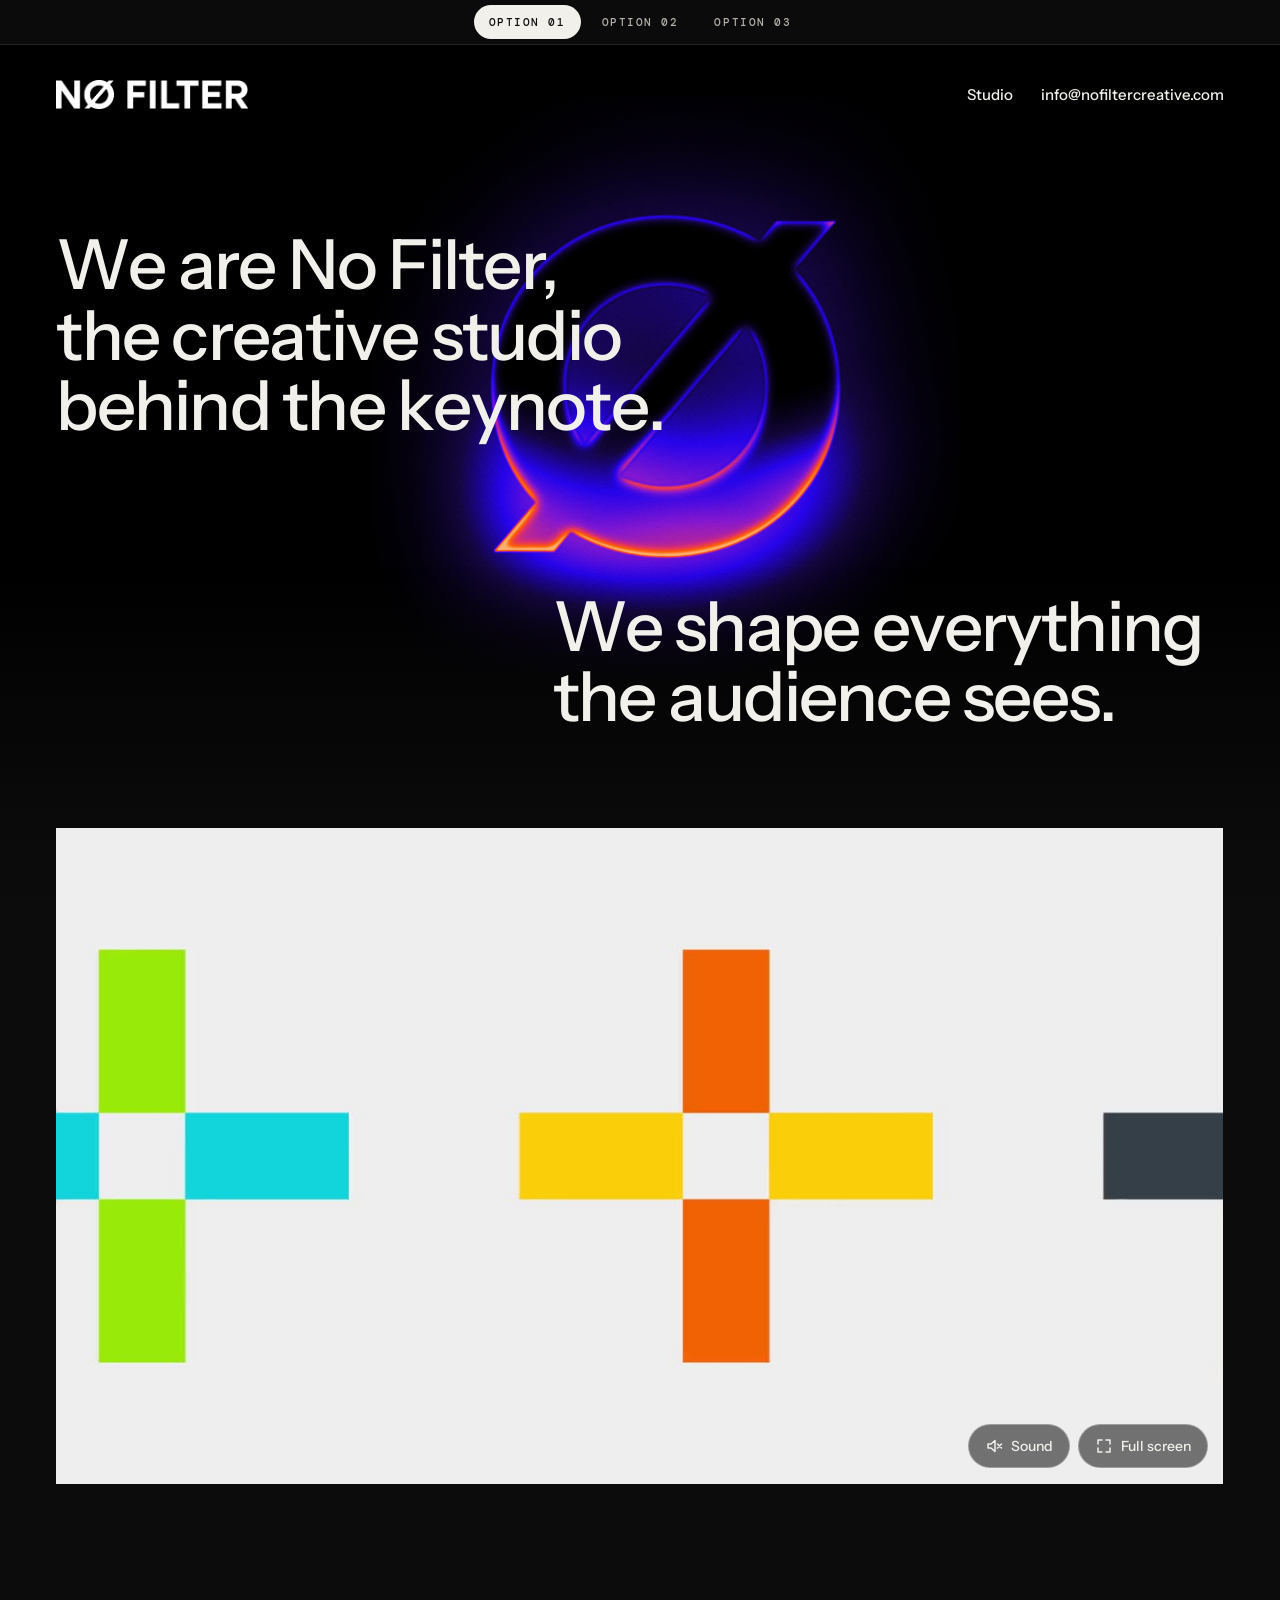
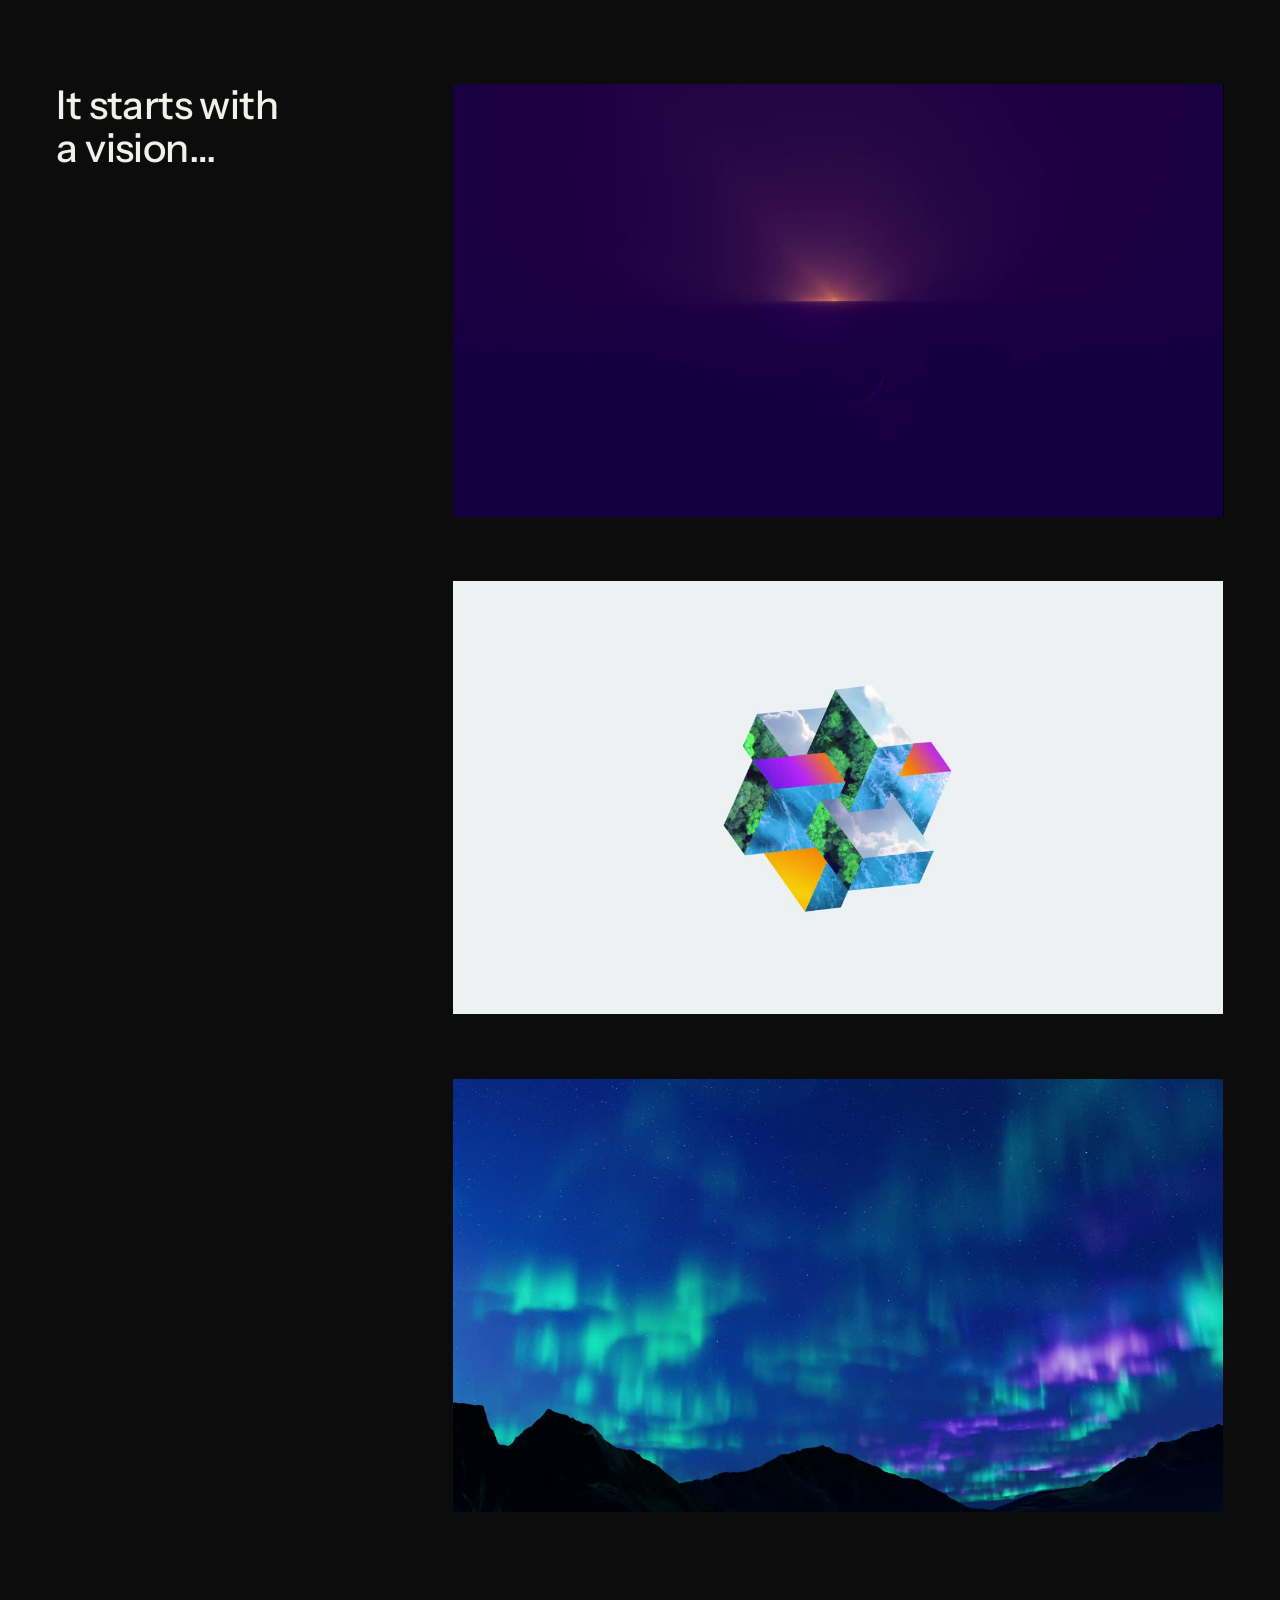
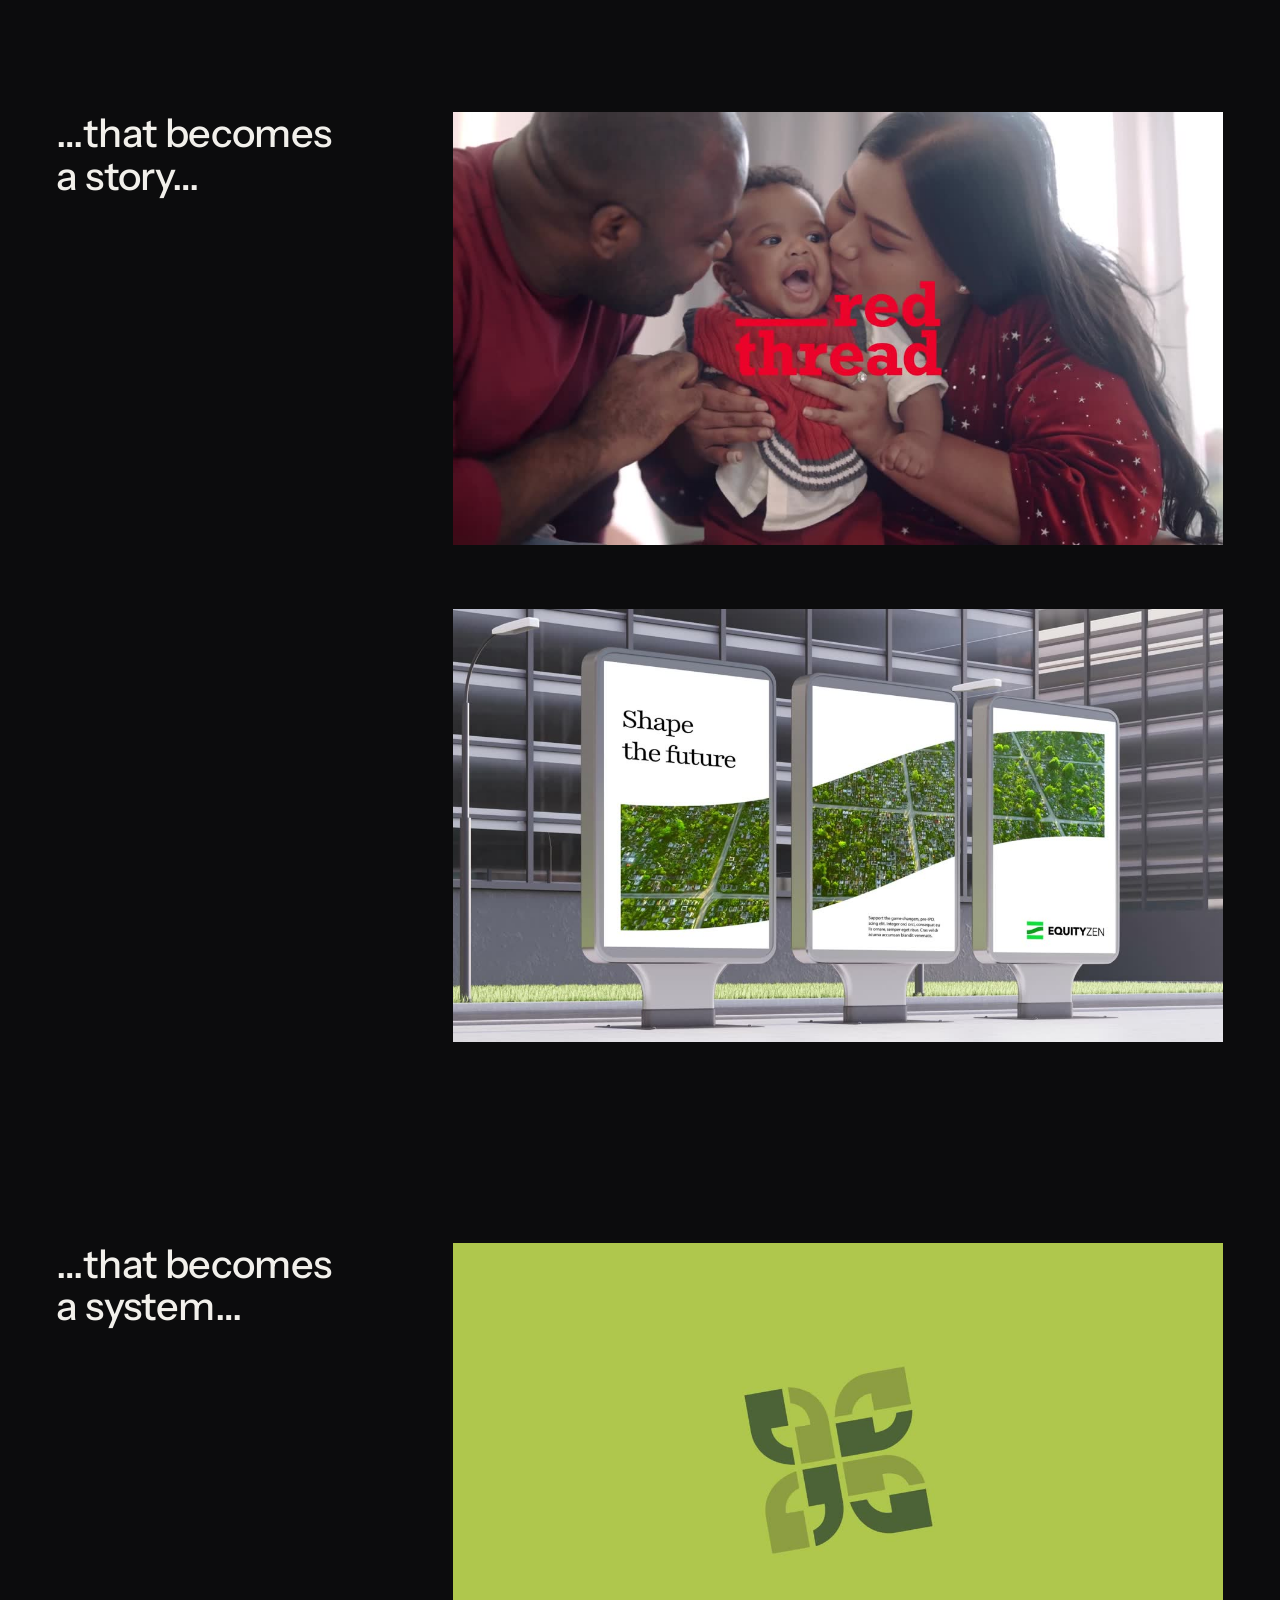
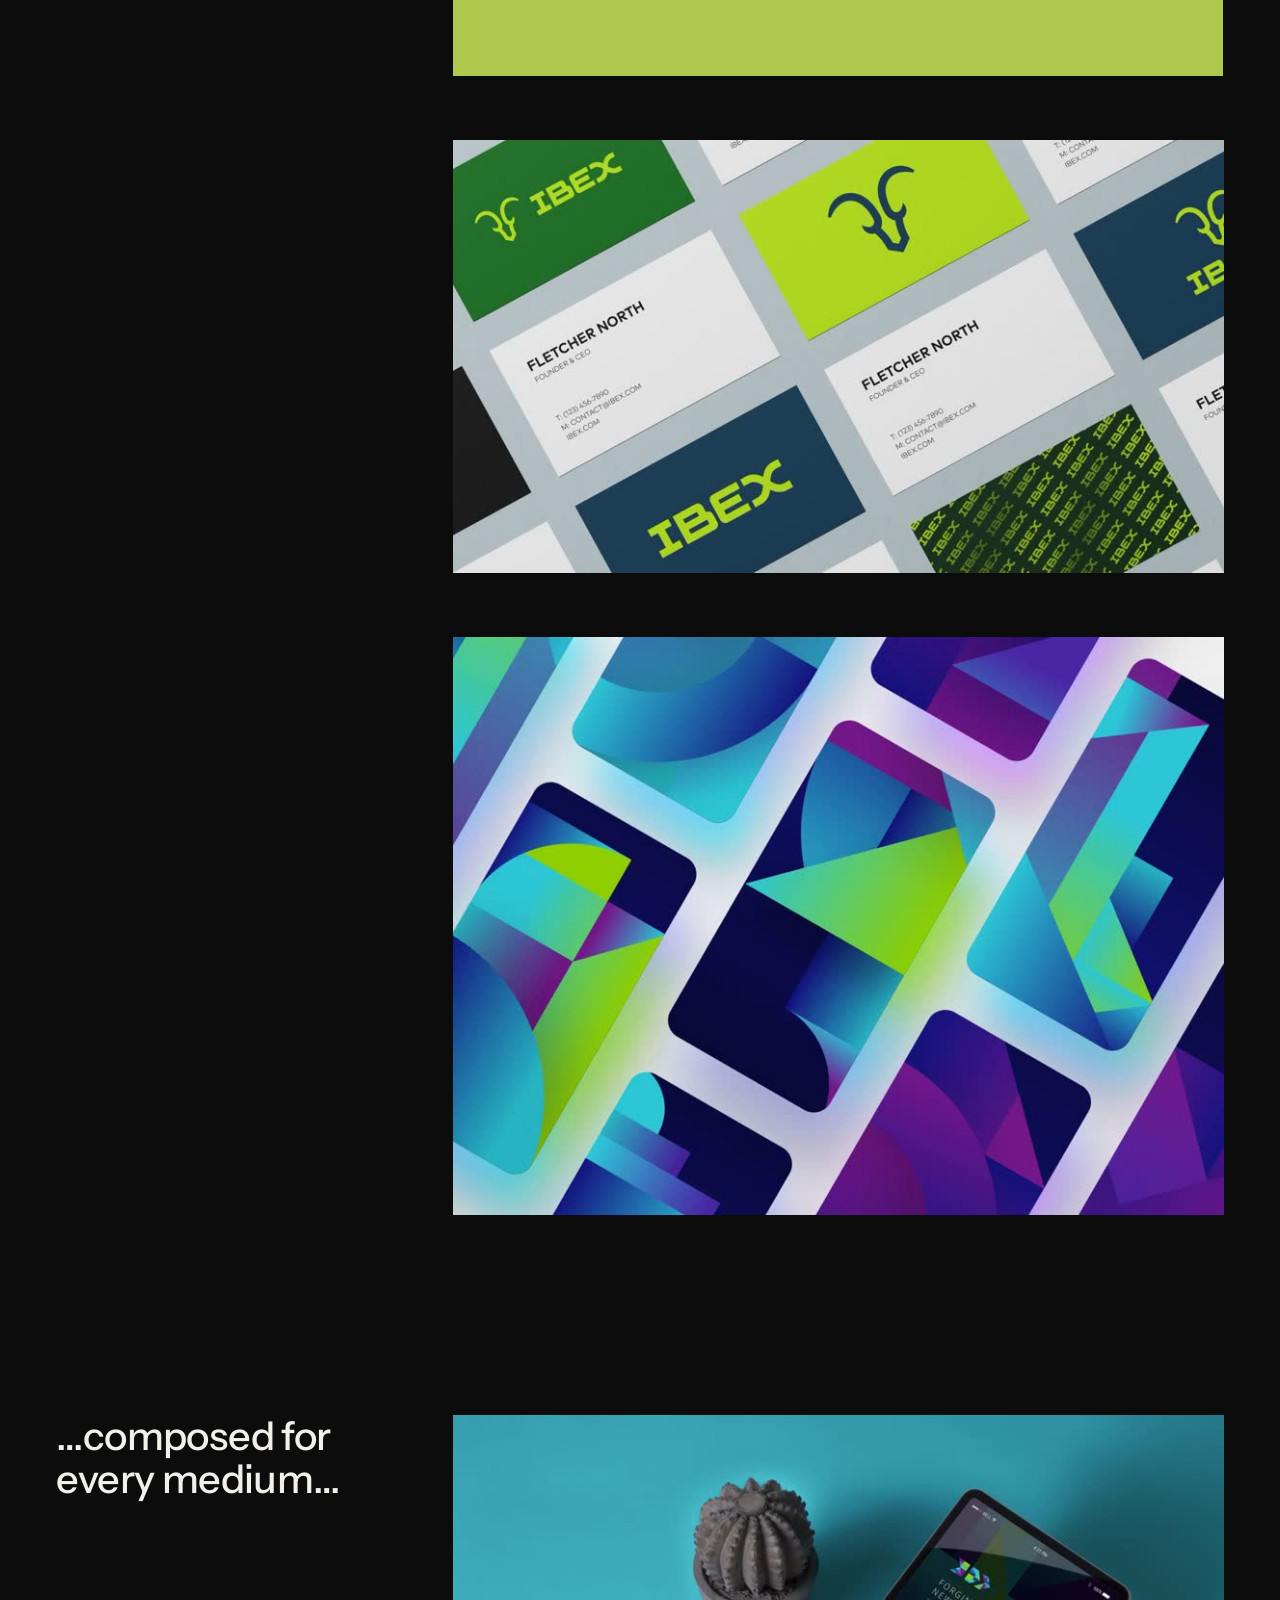
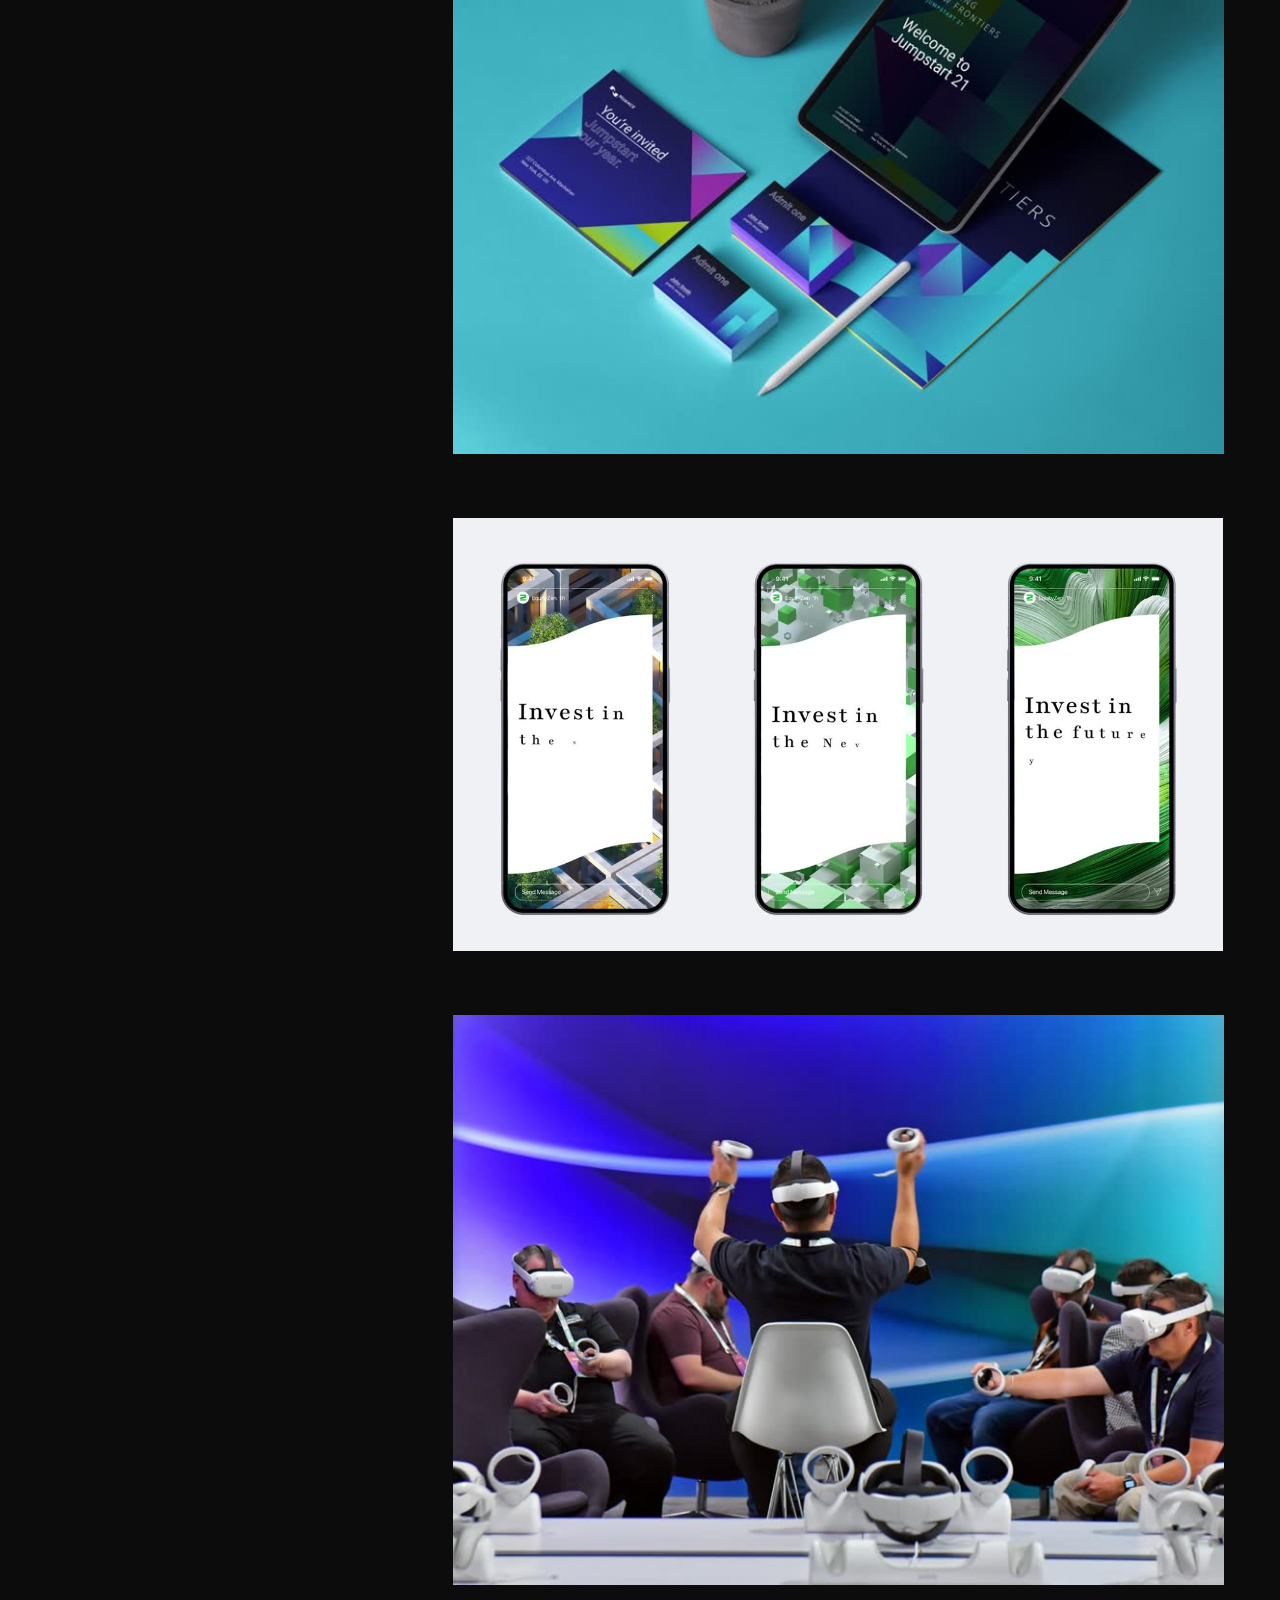
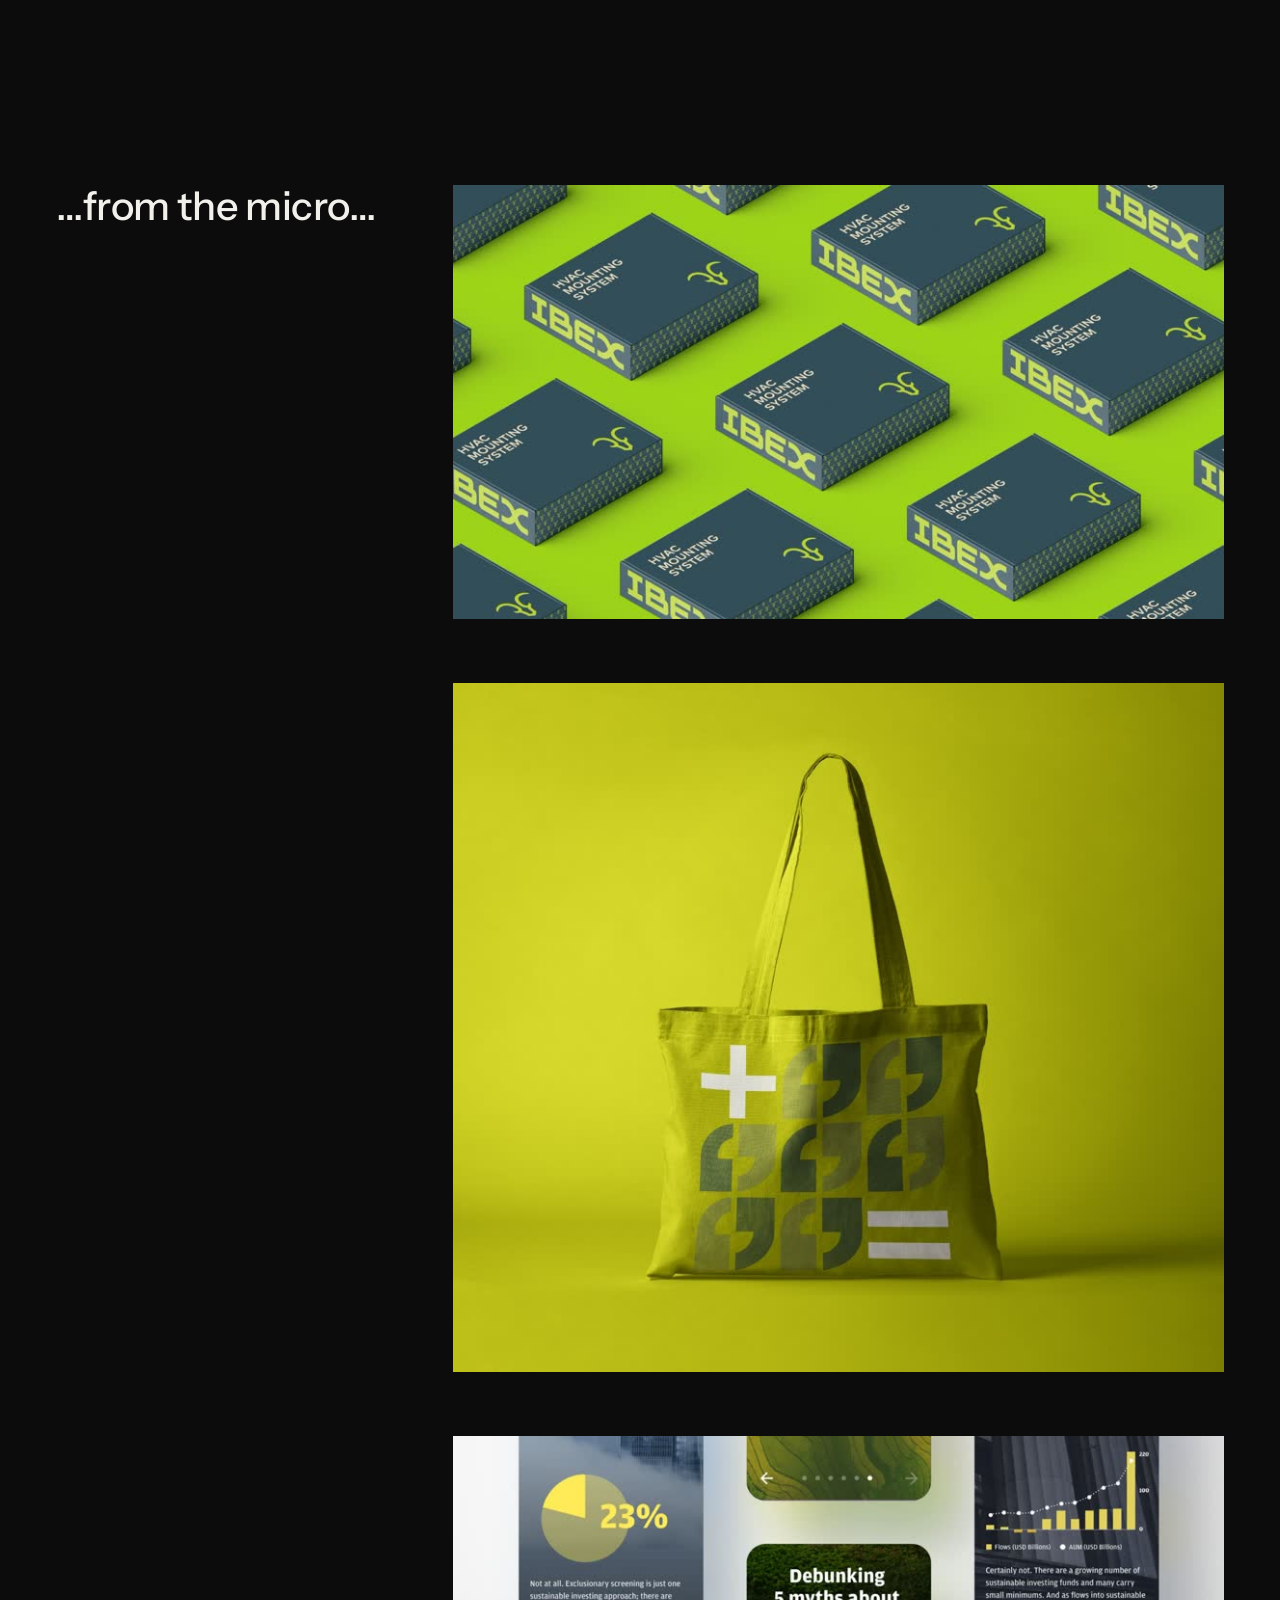
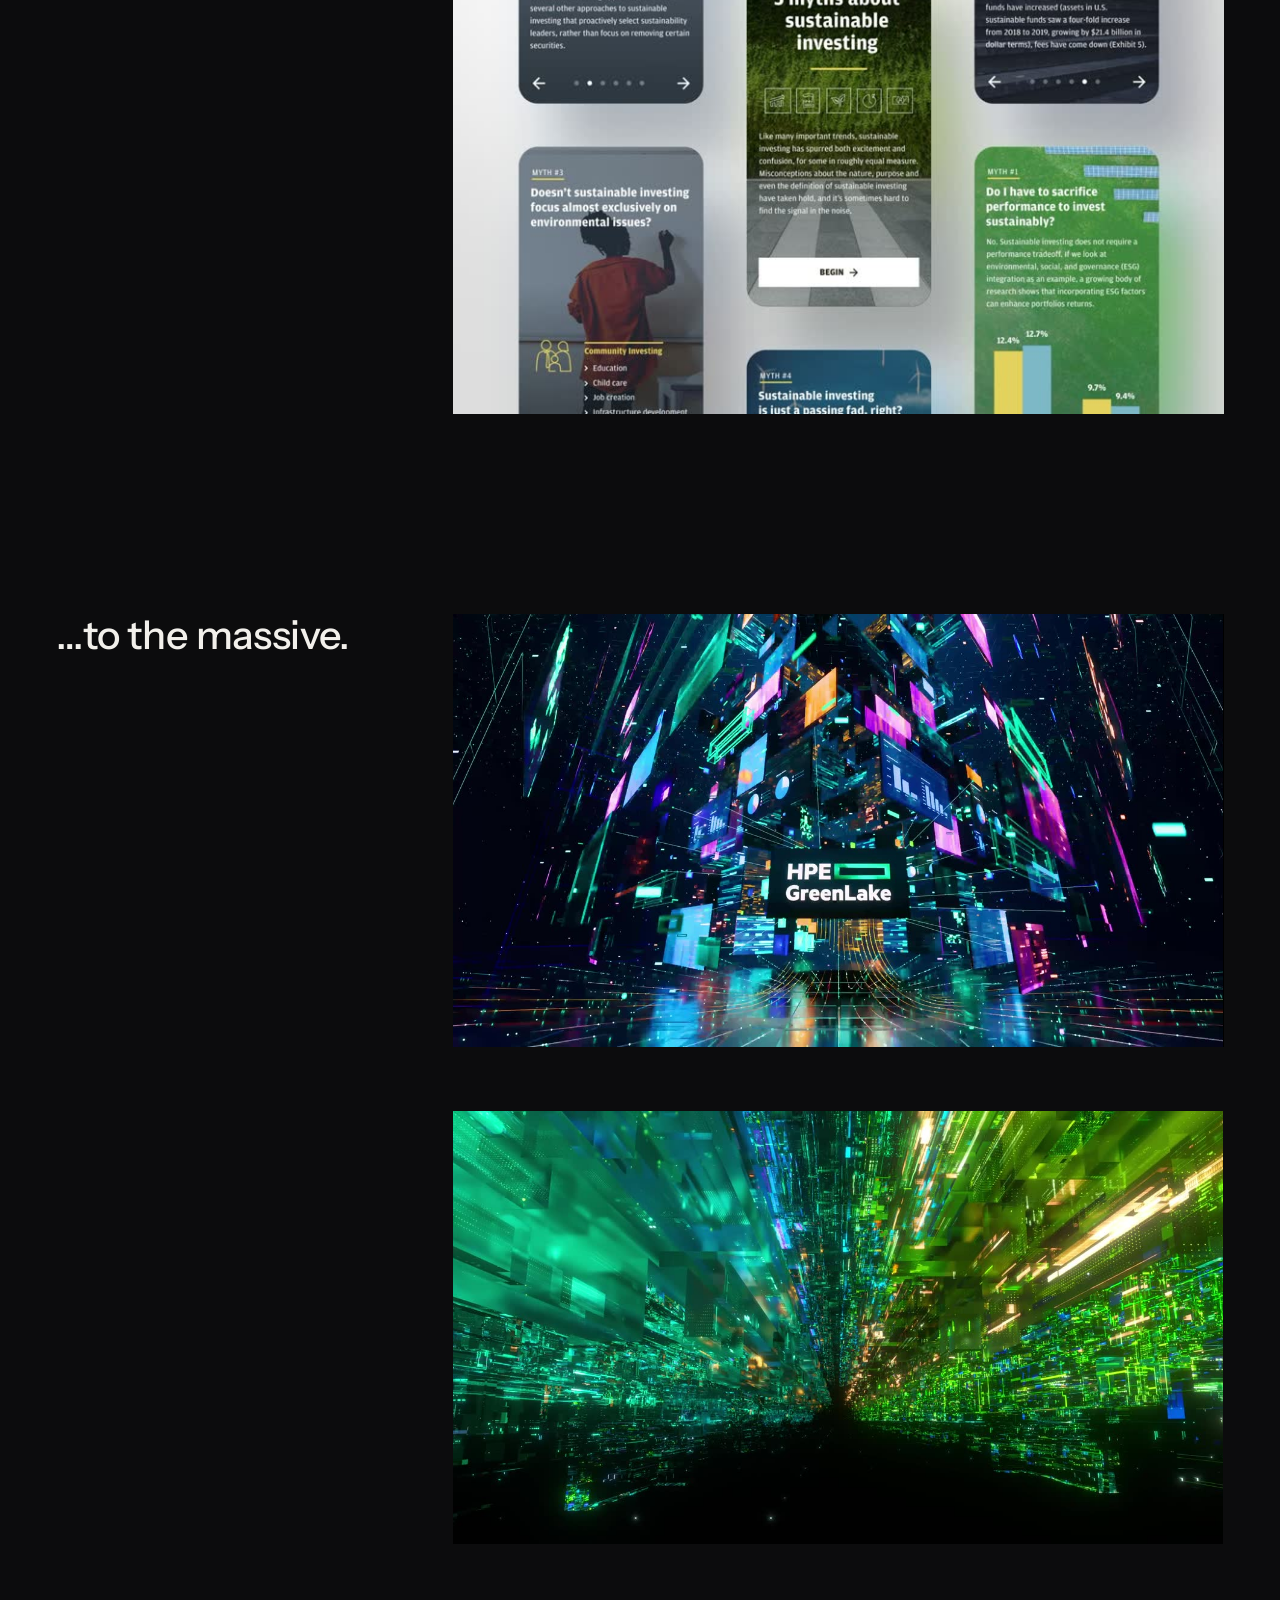
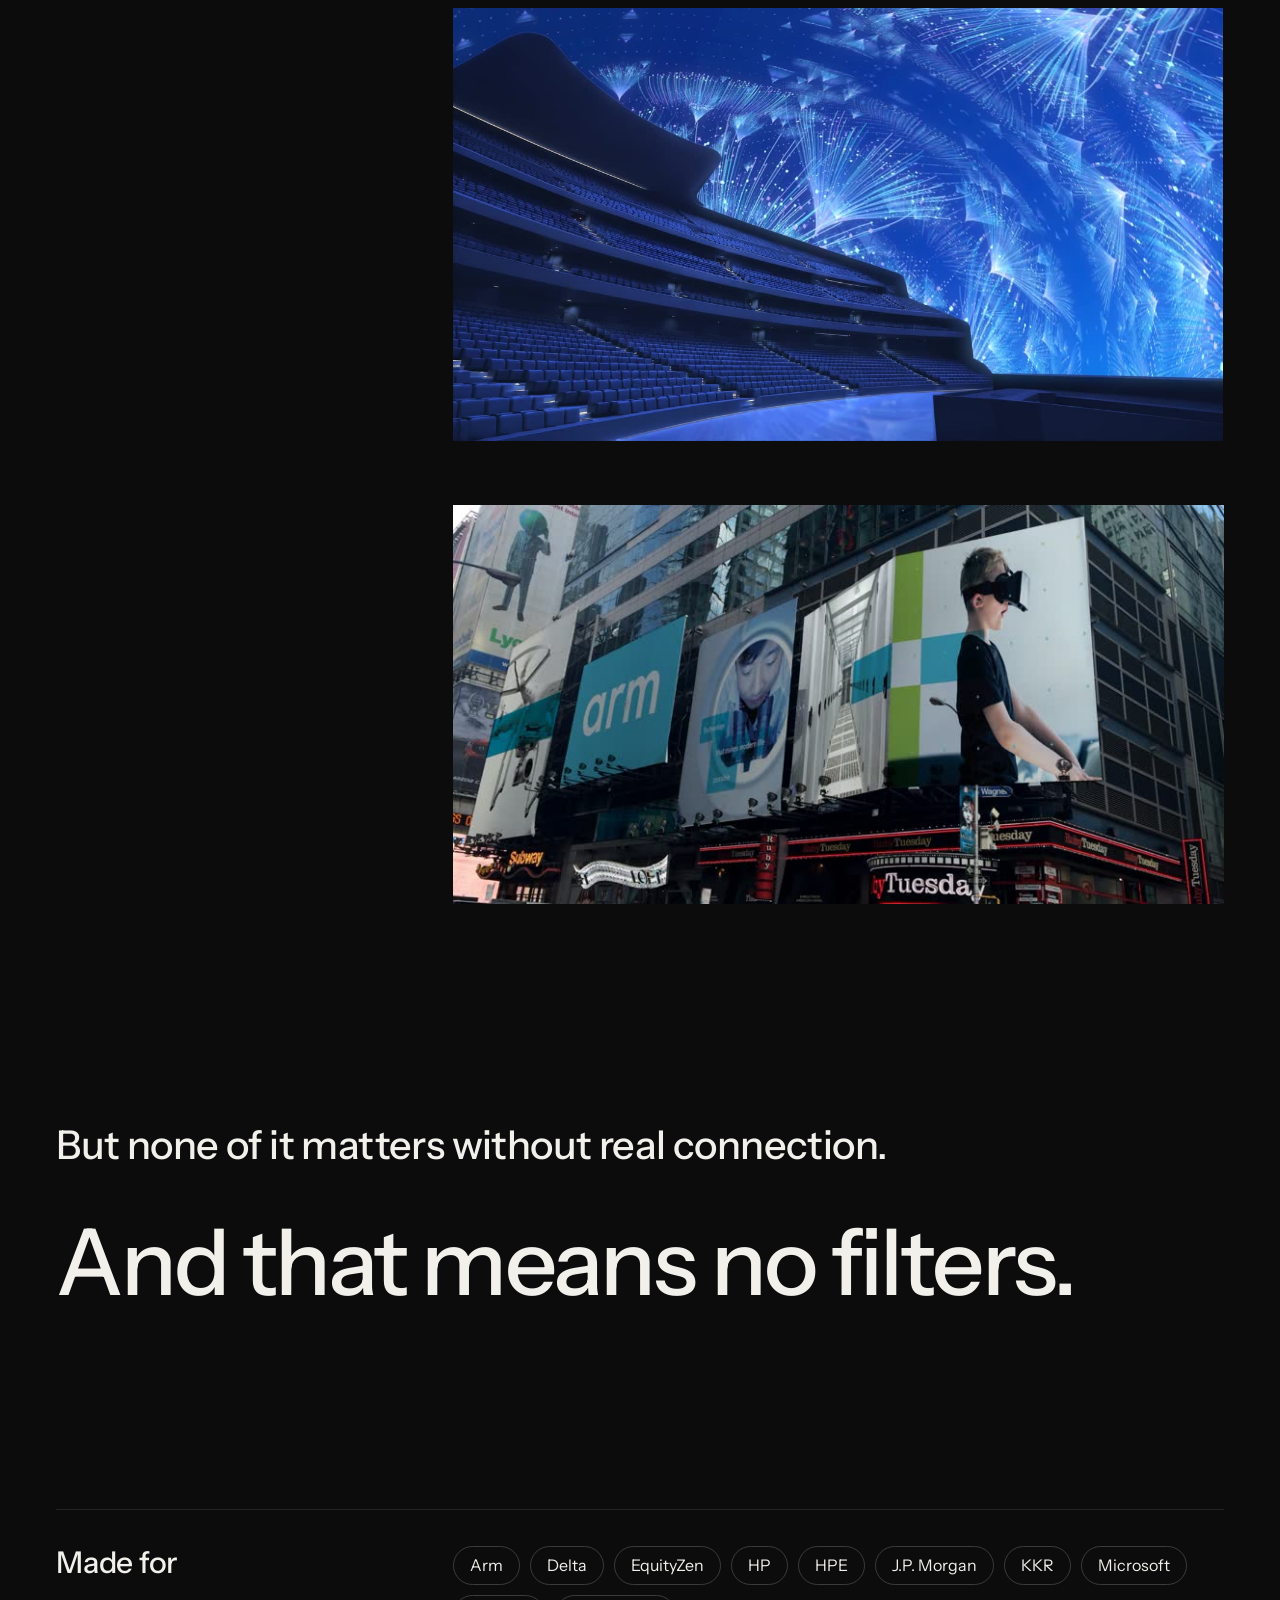
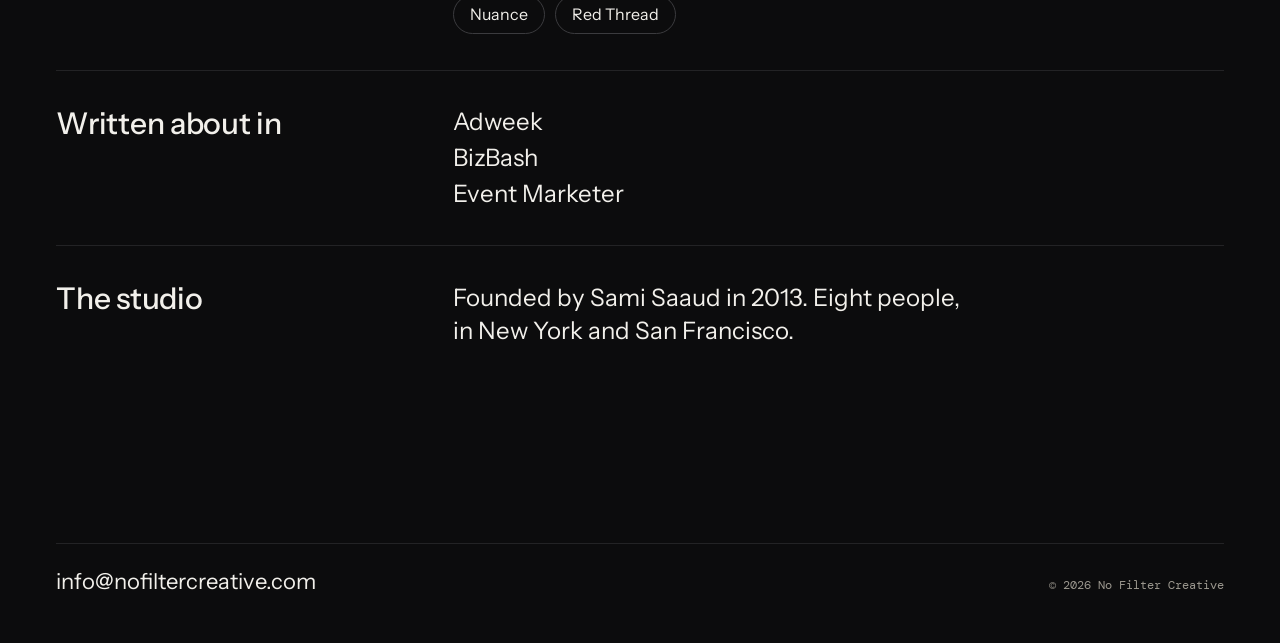
<file: index.html>
<!doctype html>
<html lang="en">
<head>
<meta charset="utf-8">
<meta name="viewport" content="width=device-width, initial-scale=1">
<title>No Filter Creative</title>
<meta name="description" content="No Filter is the creative studio behind the keynote. We shape everything the audience sees.">
<meta property="og:title" content="No Filter Creative">
<meta property="og:description" content="None of it matters without real connection. And that means no filters.">
<meta property="og:image" content="media/reel.jpg">
<meta name="theme-color" content="#0C0C0D">
<link rel="icon" href="media/logo.png">
<link rel="preconnect" href="https://fonts.googleapis.com">
<link rel="preconnect" href="https://fonts.gstatic.com" crossorigin>
<link rel="stylesheet" href="https://fonts.googleapis.com/css2?family=Instrument+Sans:ital,wght@0,400..700;1,400..700&amp;family=DM+Mono:wght@400;500&amp;display=swap">
<link rel="stylesheet" href="styles.css">
<script src="main.js" defer></script>
</head>
<body>
<nav class="opt-bar" aria-label="Design options">
<a href="./" aria-current="page">Option 01</a>
<a href="option-02.html">Option 02</a>
<a href="option-03.html">Option 03</a>
</nav>
<div class="nf" style="position: relative; width: 100%; min-height: 100vh; background: #0C0C0D; color: #F2F0EB; font-family: 'Instrument Sans', 'Helvetica Neue', Arial, sans-serif; -webkit-font-smoothing: antialiased">

<div class="hero-bg is-dots" aria-hidden="true">
<div class="hm-box" style="left: 52%; top: 38%; width: min(68.2vh, 70vw); height: min(68.2vh, 70vw)">
<canvas class="nf-heat-canvas"></canvas>
</div>
</div>



<header class="wrap" style="position: relative; z-index: 2; display: flex; align-items: center; justify-content: space-between; gap: 24px; padding-top: 36px">
<img width="230" height="35" src="media/logo.png" alt="No Filter" style="display: block; width: clamp(150px, 15vw, 230px); height: auto">
<nav style="display: flex; align-items: center; gap: 28px; font-size: 15px; font-weight: 500; text-shadow: 0 1px 14px rgba(0, 0, 0, 0.35)">
<a href="#studio">Studio</a>
<a href="mailto:info@nofiltercreative.com" class="hide-sm">info@nofiltercreative.com</a>
</nav>
</header>
<main>
<section class="wrap hero-sec" style="padding-top: 120px">
<div class="g12">
<h1 class="s1" style="margin: 0; font-size: clamp(40px, 5.4vw, 80px); line-height: 1.02; font-weight: 500; letter-spacing: -0.025em; text-wrap: balance"><span class="sr-only">We are No Filter, the creative studio behind the keynote.</span><span class="pt" aria-hidden="true"><span class="pw"><span class="pc">W</span><span class="pc">e</span></span><span class="pw"><span class="pc">a</span><span class="pc">r</span><span class="pc">e</span></span><span class="pw"><span class="pc">N</span><span class="pc">o</span></span><span class="pw"><span class="pc">F</span><span class="pc">i</span><span class="pc">l</span><span class="pc">t</span><span class="pc">e</span><span class="pc">r</span><span class="pc">,</span></span><span class="pw"><span class="pc">t</span><span class="pc">h</span><span class="pc">e</span></span><span class="pw"><span class="pc">c</span><span class="pc">r</span><span class="pc">e</span><span class="pc">a</span><span class="pc">t</span><span class="pc">i</span><span class="pc">v</span><span class="pc">e</span></span><span class="pw"><span class="pc">s</span><span class="pc">t</span><span class="pc">u</span><span class="pc">d</span><span class="pc">i</span><span class="pc">o</span></span><span class="pw"><span class="pc">b</span><span class="pc">e</span><span class="pc">h</span><span class="pc">i</span><span class="pc">n</span><span class="pc">d</span></span><span class="pw"><span class="pc">t</span><span class="pc">h</span><span class="pc">e</span></span><span class="pw"><span class="pc">k</span><span class="pc">e</span><span class="pc">y</span><span class="pc">n</span><span class="pc">o</span><span class="pc">t</span><span class="pc">e</span><span class="pc">.</span></span></span></h1>
<p class="s2" style="margin: 150px 0 0; font-size: clamp(40px, 5.4vw, 80px); line-height: 1.02; font-weight: 500; letter-spacing: -0.025em; text-wrap: balance"><span class="sr-only">We shape everything the audience sees.</span><span class="pt" aria-hidden="true"><span class="pw"><span class="pc">W</span><span class="pc">e</span></span><span class="pw"><span class="pc">s</span><span class="pc">h</span><span class="pc">a</span><span class="pc">p</span><span class="pc">e</span></span><span class="pw"><span class="pc">e</span><span class="pc">v</span><span class="pc">e</span><span class="pc">r</span><span class="pc">y</span><span class="pc">t</span><span class="pc">h</span><span class="pc">i</span><span class="pc">n</span><span class="pc">g</span></span><span class="pw"><span class="pc">t</span><span class="pc">h</span><span class="pc">e</span></span><span class="pw"><span class="pc">a</span><span class="pc">u</span><span class="pc">d</span><span class="pc">i</span><span class="pc">e</span><span class="pc">n</span><span class="pc">c</span><span class="pc">e</span></span><span class="pw"><span class="pc">s</span><span class="pc">e</span><span class="pc">e</span><span class="pc">s</span><span class="pc">.</span></span></span></p>
<div class="full" style="margin-top: 96px; display: flex; flex-direction: column; gap: 18px">
<div class="reel">
<video class="nf-video nf-hero-video" data-src="media/reel.mp4" data-src-m="media/reel-m.mp4" data-poster="media/reel.jpg" data-poster-m="media/reel.jpg" muted loop playsinline preload="none" aria-label="No Filter showreel" style="display: block; width: 100%; height: auto; background-color: #000000; object-fit: cover"></video>
<div class="reel-ctrls">
<button type="button" class="reel-btn" data-reel="sound" aria-pressed="false" aria-label="Turn sound on"><svg class="ic-off" width="18" height="18" viewBox="0 0 18 18" fill="none" aria-hidden="true"><path d="M3 7h3l4-3.5v11L6 11H3z" stroke="currentColor" stroke-width="1.5" stroke-linejoin="round"></path><path d="M12.5 7l4 4m0-4l-4 4" stroke="currentColor" stroke-width="1.5" stroke-linecap="round"></path></svg><svg class="ic-on" width="18" height="18" viewBox="0 0 18 18" fill="none" aria-hidden="true"><path d="M3 7h3l4-3.5v11L6 11H3z" stroke="currentColor" stroke-width="1.5" stroke-linejoin="round"></path><path d="M12.5 6.5a3.5 3.5 0 010 5M14.5 4.5a6.4 6.4 0 010 9" stroke="currentColor" stroke-width="1.5" stroke-linecap="round"></path></svg><span class="reel-lbl">Sound</span></button>
<button type="button" class="reel-btn" data-reel="fullscreen" aria-label="Watch full screen"><svg width="18" height="18" viewBox="0 0 18 18" fill="none" aria-hidden="true"><path d="M3 7V3h4M11 3h4v4M15 11v4h-4M7 15H3v-4" stroke="currentColor" stroke-width="1.5" stroke-linecap="round" stroke-linejoin="round"></path></svg><span class="reel-lbl">Full screen</span></button>
</div>
</div>
</div>
</div>
</section>
<section class="wrap" style="margin-top: 200px">
<div class="g12">
<div class="lead-col">
<h2 class="lead" style="margin: 0; font-size: clamp(30px, 3.1vw, 46px); line-height: 1.08; font-weight: 500; letter-spacing: -0.015em; text-wrap: balance">It starts with a vision…</h2>
</div>
<div class="cards-col">
<article class="work">
<video class="nf-video" data-src="media/vision-3.mp4" data-src-m="media/vision-3-m.mp4" data-poster="media/vision-3.jpg" data-poster-m="media/vision-3.jpg" muted loop playsinline preload="none" aria-label="Discover" style="display: block; width: 100%; height: auto; background-color: #000000; object-fit: cover"></video>
</article>
<article class="work">
<video class="nf-video" data-src="media/vision-2.mp4" data-src-m="media/vision-2-m.mp4" data-poster="media/vision-2.jpg" data-poster-m="media/vision-2.jpg" muted loop playsinline preload="none" aria-label="LPR header" style="display: block; width: 100%; height: auto; background-color: #000000; object-fit: cover"></video>
</article>
<article class="work">
<video class="nf-video" data-src="media/vision-1.mp4" data-src-m="media/vision-1-m.mp4" data-poster="media/vision-1.jpg" data-poster-m="media/vision-1.jpg" muted loop playsinline preload="none" aria-label="Keynote networking chapter" style="display: block; width: 100%; height: auto; background-color: #000000; object-fit: cover"></video>
</article>
</div>
</div>
</section>
<section class="wrap" style="margin-top: 200px">
<div class="g12">
<div class="lead-col">
<h2 class="lead" style="margin: 0; font-size: clamp(30px, 3.1vw, 46px); line-height: 1.08; font-weight: 500; letter-spacing: -0.015em; text-wrap: balance">…that becomes a story…</h2>
</div>
<div class="cards-col">
<article class="work">
<video class="nf-video" data-src="media/story-2.mp4" data-src-m="media/story-2-m.mp4" data-poster="media/story-2.jpg" data-poster-m="media/story-2.jpg" muted loop playsinline preload="none" aria-label="Header animation" style="display: block; width: 100%; height: auto; background-color: #000000; object-fit: cover"></video>
</article>
<article class="work">
<video class="nf-video" data-src="media/story-1.mp4" data-src-m="media/story-1-m.mp4" data-poster="media/story-1.jpg" data-poster-m="media/story-1.jpg" muted loop playsinline preload="none" aria-label="Out-of-home campaign" style="display: block; width: 100%; height: auto; background-color: #000000; object-fit: cover"></video>
</article>
</div>
</div>
</section>
<section class="wrap" style="margin-top: 200px">
<div class="g12">
<div class="lead-col">
<h2 class="lead" style="margin: 0; font-size: clamp(30px, 3.1vw, 46px); line-height: 1.08; font-weight: 500; letter-spacing: -0.015em; text-wrap: balance">…that becomes a system…</h2>
</div>
<div class="cards-col">
<article class="work">
<video class="nf-video" data-src="media/system-1.mp4" data-src-m="media/system-1-m.mp4" data-poster="media/system-1.jpg" data-poster-m="media/system-1.jpg" muted loop playsinline preload="none" aria-label="WMLS header animation" style="display: block; width: 100%; height: auto; background-color: #000000; object-fit: cover"></video>
</article>
<article class="work">
<img src="media/system-ibex.jpg" srcset="media/system-ibex-800.jpg 800w, media/system-ibex.jpg 1600w" sizes="(max-width: 860px) 100vw, 60vw" loading="lazy" decoding="async" alt="IBEX business cards in green, lime, navy and white" style="display: block; width: 100%; height: auto">
</article>
<article class="work">
<img src="media/system-shapes.jpg" srcset="media/system-shapes-800.jpg 800w, media/system-shapes.jpg 1600w" sizes="(max-width: 860px) 100vw, 60vw" loading="lazy" decoding="async" alt="Geometric card system in blue, teal, lime and purple gradients" style="display: block; width: 100%; height: auto">
</article>
</div>
</div>
</section>
<section class="wrap" style="margin-top: 200px">
<div class="g12">
<div class="lead-col">
<h2 class="lead" style="margin: 0; font-size: clamp(30px, 3.1vw, 46px); line-height: 1.08; font-weight: 500; letter-spacing: -0.015em; text-wrap: balance">…composed for every medium…</h2>
</div>
<div class="cards-col">
<article class="work">
<img src="media/medium-print.jpg" srcset="media/medium-print-800.jpg 800w, media/medium-print.jpg 1600w" sizes="(max-width: 860px) 100vw, 60vw" loading="lazy" decoding="async" alt="Jumpstart 21 invitation, tickets, tablet and print on teal" style="display: block; width: 100%; height: auto">
</article>
<article class="work">
<video class="nf-video" data-src="media/medium-1.mp4" data-src-m="media/medium-1-m.mp4" data-poster="media/medium-1.jpg" data-poster-m="media/medium-1.jpg" muted loop playsinline preload="none" aria-label="Phones and social content" style="display: block; width: 100%; height: auto; background-color: #000000; object-fit: cover"></video>
</article>
<article class="work">
<img src="media/medium-vr.jpg" srcset="media/medium-vr-800.jpg 800w, media/medium-vr.jpg 1600w" sizes="(max-width: 860px) 100vw, 60vw" loading="lazy" decoding="async" alt="Attendees in VR headsets in front of a wide blue LED wall" style="display: block; width: 100%; height: auto">
</article>
</div>
</div>
</section>
<section class="wrap" style="margin-top: 200px">
<div class="g12">
<div class="lead-col">
<h2 class="lead" style="margin: 0; font-size: clamp(30px, 3.1vw, 46px); line-height: 1.08; font-weight: 500; letter-spacing: -0.015em; text-wrap: balance">…from the micro…</h2>
</div>
<div class="cards-col">
<article class="work">
<img src="media/micro-boxes.jpg" srcset="media/micro-boxes-800.jpg 800w, media/micro-boxes.jpg 1600w" sizes="(max-width: 860px) 100vw, 60vw" loading="lazy" decoding="async" alt="IBEX HVAC mounting system boxes on lime green" style="display: block; width: 100%; height: auto">
</article>
<article class="work">
<img src="media/micro-tote.jpg" srcset="media/micro-tote-800.jpg 800w, media/micro-tote.jpg 1600w" sizes="(max-width: 860px) 100vw, 60vw" loading="lazy" decoding="async" alt="Printed tote bag with geometric pattern on yellow-green" style="display: block; width: 100%; height: auto">
</article>
<article class="work">
<img src="media/micro-mobile.jpg" srcset="media/micro-mobile-800.jpg 800w, media/micro-mobile.jpg 1600w" sizes="(max-width: 860px) 100vw, 60vw" loading="lazy" decoding="async" alt="Mobile story screens debunking sustainable investing myths" style="display: block; width: 100%; height: auto">
</article>
</div>
</div>
</section>
<section class="wrap" style="margin-top: 200px">
<div class="g12">
<div class="lead-col">
<h2 class="lead" style="margin: 0; font-size: clamp(30px, 3.1vw, 46px); line-height: 1.08; font-weight: 500; letter-spacing: -0.015em; text-wrap: balance">…to the massive.</h2>
</div>
<div class="cards-col">
<article class="work">
<video class="nf-video" data-src="media/massive-1.mp4" data-src-m="media/massive-1-m.mp4" data-poster="media/massive-1.jpg" data-poster-m="media/massive-1.jpg" muted loop playsinline preload="none" aria-label="HPE Unified Insights" style="display: block; width: 100%; height: auto; background-color: #000000; object-fit: cover"></video>
</article>
<article class="work">
<video class="nf-video" data-src="media/massive-2.mp4" data-src-m="media/massive-2-m.mp4" data-poster="media/massive-2.jpg" data-poster-m="media/massive-2.jpg" muted loop playsinline preload="none" aria-label="Large-format screen content" style="display: block; width: 100%; height: auto; background-color: #000000; object-fit: cover"></video>
</article>
<article class="work">
<video class="nf-video" data-src="media/massive-3.mp4" data-src-m="media/massive-3-m.mp4" data-poster="media/massive-3.jpg" data-poster-m="media/massive-3.jpg" muted loop playsinline preload="none" aria-label="Large-format screen content, A2" style="display: block; width: 100%; height: auto; background-color: #000000; object-fit: cover"></video>
</article>
<article class="work">
<img src="media/massive-arm.jpg" srcset="media/massive-arm-800.jpg 800w, media/massive-arm.jpg 1600w" sizes="(max-width: 860px) 100vw, 60vw" loading="lazy" decoding="async" alt="Arm billboards across a Times Square building" style="display: block; width: 100%; height: auto">
</article>
</div>
</div>
</section>
<section class="wrap" style="margin-top: 220px">
<div class="g12">
<p class="full" style="margin: 0 0 48px; font-size: clamp(30px, 3.1vw, 46px); line-height: 1.08; font-weight: 500; letter-spacing: -0.015em; text-wrap: balance">But none of it matters without real connection.</p>
<h2 class="full" style="margin: 0; font-size: clamp(48px, 7.2vw, 128px); line-height: 1.02; font-weight: 500; letter-spacing: -0.03em; text-wrap: balance">And that means no filters.</h2>
</div>
</section>

<section class="wrap">

<div style="margin-top: 200px">
<div class="g12 list-row">
<h3 class="list-label" style="margin: 0; font-size: 30px; line-height: 1.1; font-weight: 500; letter-spacing: -0.01em">Made for</h3>
<div class="list-body">
<ul style="list-style: none; margin: 0; padding: 0; display: flex; flex-wrap: wrap; gap: 10px">
<li style="padding: 9px 16px; border: 1px solid #3B3B3E; border-radius: 999px; font-size: 16px; line-height: 1.2">Arm</li>
<li style="padding: 9px 16px; border: 1px solid #3B3B3E; border-radius: 999px; font-size: 16px; line-height: 1.2">Delta</li>
<li style="padding: 9px 16px; border: 1px solid #3B3B3E; border-radius: 999px; font-size: 16px; line-height: 1.2">EquityZen</li>
<li style="padding: 9px 16px; border: 1px solid #3B3B3E; border-radius: 999px; font-size: 16px; line-height: 1.2">HP</li>
<li style="padding: 9px 16px; border: 1px solid #3B3B3E; border-radius: 999px; font-size: 16px; line-height: 1.2">HPE</li>
<li style="padding: 9px 16px; border: 1px solid #3B3B3E; border-radius: 999px; font-size: 16px; line-height: 1.2">J.P. Morgan</li>
<li style="padding: 9px 16px; border: 1px solid #3B3B3E; border-radius: 999px; font-size: 16px; line-height: 1.2">KKR</li>
<li style="padding: 9px 16px; border: 1px solid #3B3B3E; border-radius: 999px; font-size: 16px; line-height: 1.2">Microsoft</li>
<li style="padding: 9px 16px; border: 1px solid #3B3B3E; border-radius: 999px; font-size: 16px; line-height: 1.2">Nuance</li>
<li style="padding: 9px 16px; border: 1px solid #3B3B3E; border-radius: 999px; font-size: 16px; line-height: 1.2">Red Thread</li>
</ul>
</div>
</div>
<div class="g12 list-row">
<h3 class="list-label" style="margin: 0; font-size: 30px; line-height: 1.1; font-weight: 500; letter-spacing: -0.01em">Written about in</h3>
<div class="list-body">
<ul style="list-style: none; margin: 0; padding: 0; display: flex; flex-direction: column; gap: 6px; font-size: 24px; line-height: 1.25">
<li>Adweek</li>
<li>BizBash</li>
<li>Event Marketer</li>
</ul>
</div>
</div>
<div class="g12 list-row" id="studio">
<h3 class="list-label" style="margin: 0; font-size: 30px; line-height: 1.1; font-weight: 500; letter-spacing: -0.01em">The studio</h3>
<div class="list-body">
<p style="margin: 0; font-size: 24px; line-height: 1.35; max-width: 32ch; text-wrap: pretty">Founded by Sami Saaud in 2013. Eight people, in New York and San Francisco.</p>
</div>
</div>
</div>
</section>
</main>
<footer class="wrap" style="margin-top: 160px; padding-bottom: 48px">
<div style="padding-top: 24px; border-top: 1px solid #232325; display: flex; flex-wrap: wrap; align-items: baseline; justify-content: space-between; gap: 16px">
<a href="mailto:info@nofiltercreative.com" style="font-size: 22px">info@nofiltercreative.com</a>
<div style="display: flex; flex-wrap: wrap; gap: 24px; font-family: 'DM Mono', ui-monospace, 'SF Mono', Menlo, monospace; font-size: 12px; color: #9C988F">
<span>© 2026 No Filter Creative</span>
</div>
</div>
</footer>
</div>
</body>
</html>
</file>
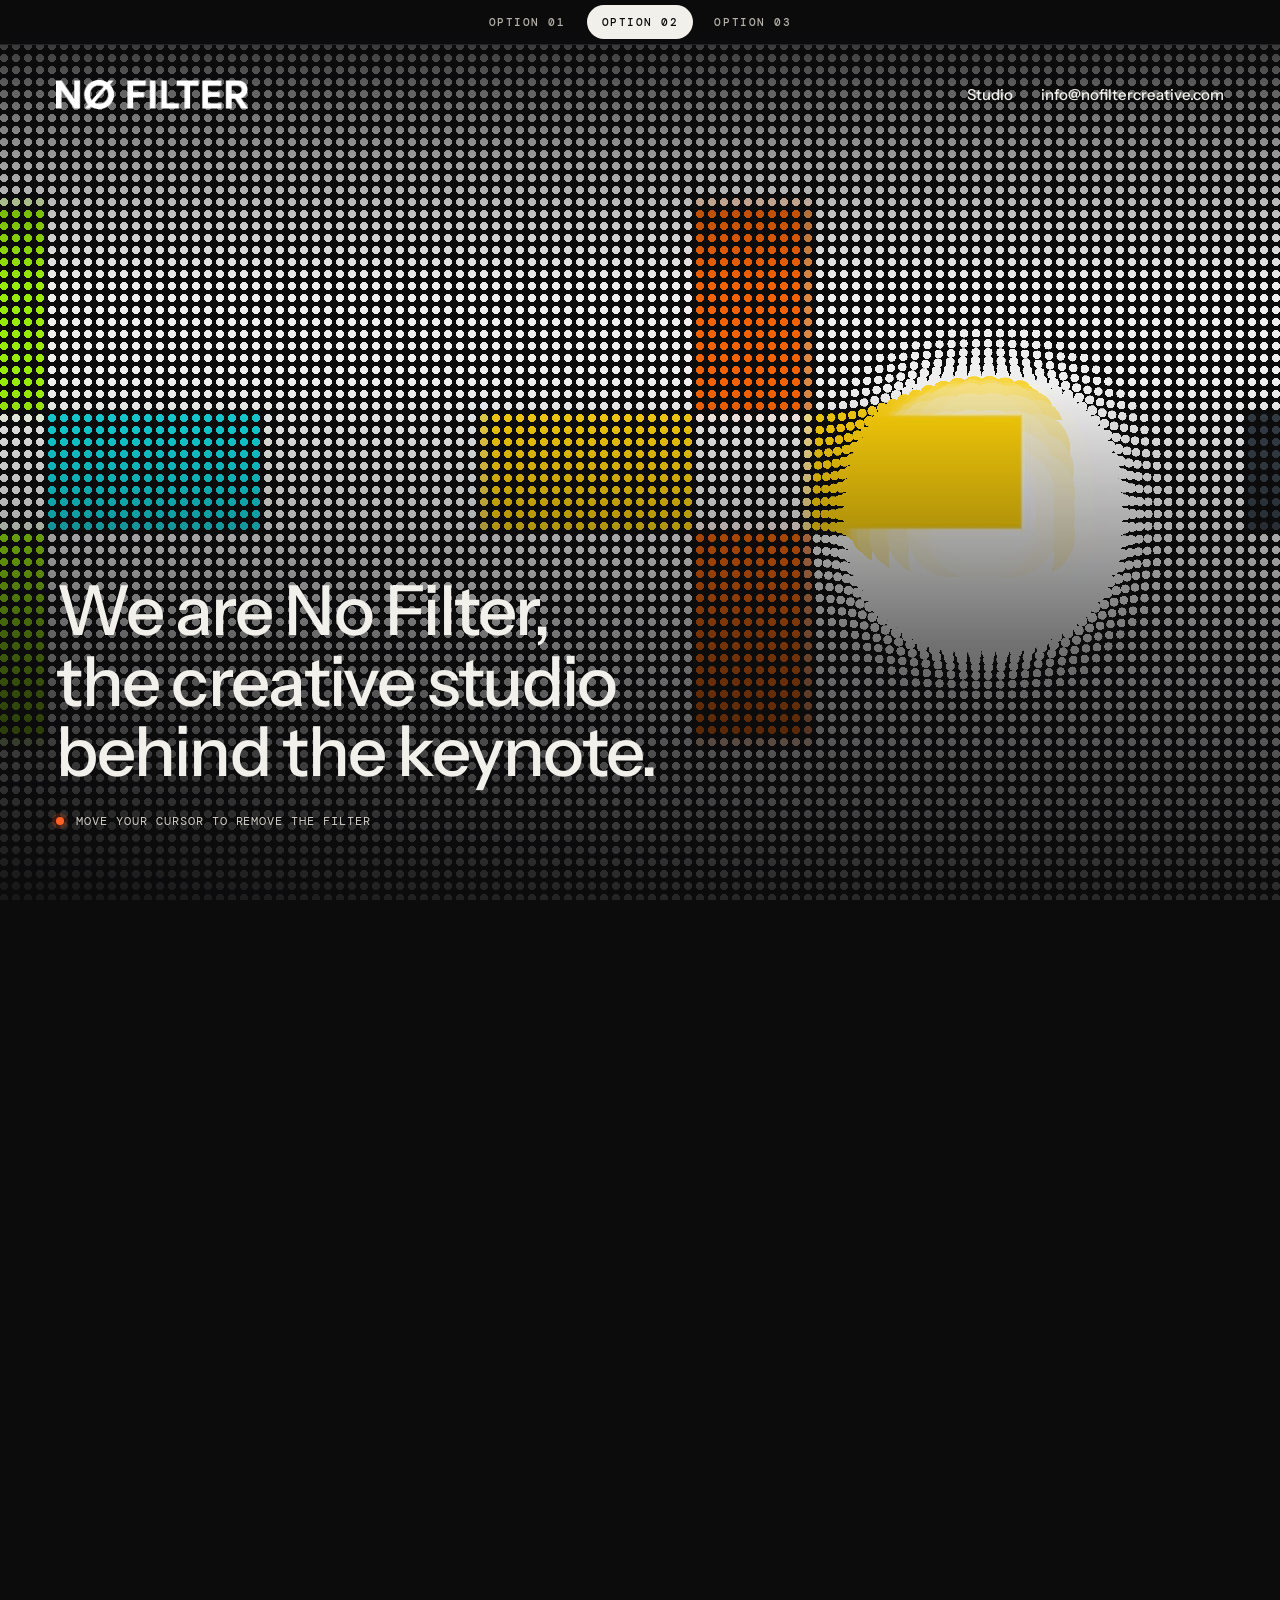
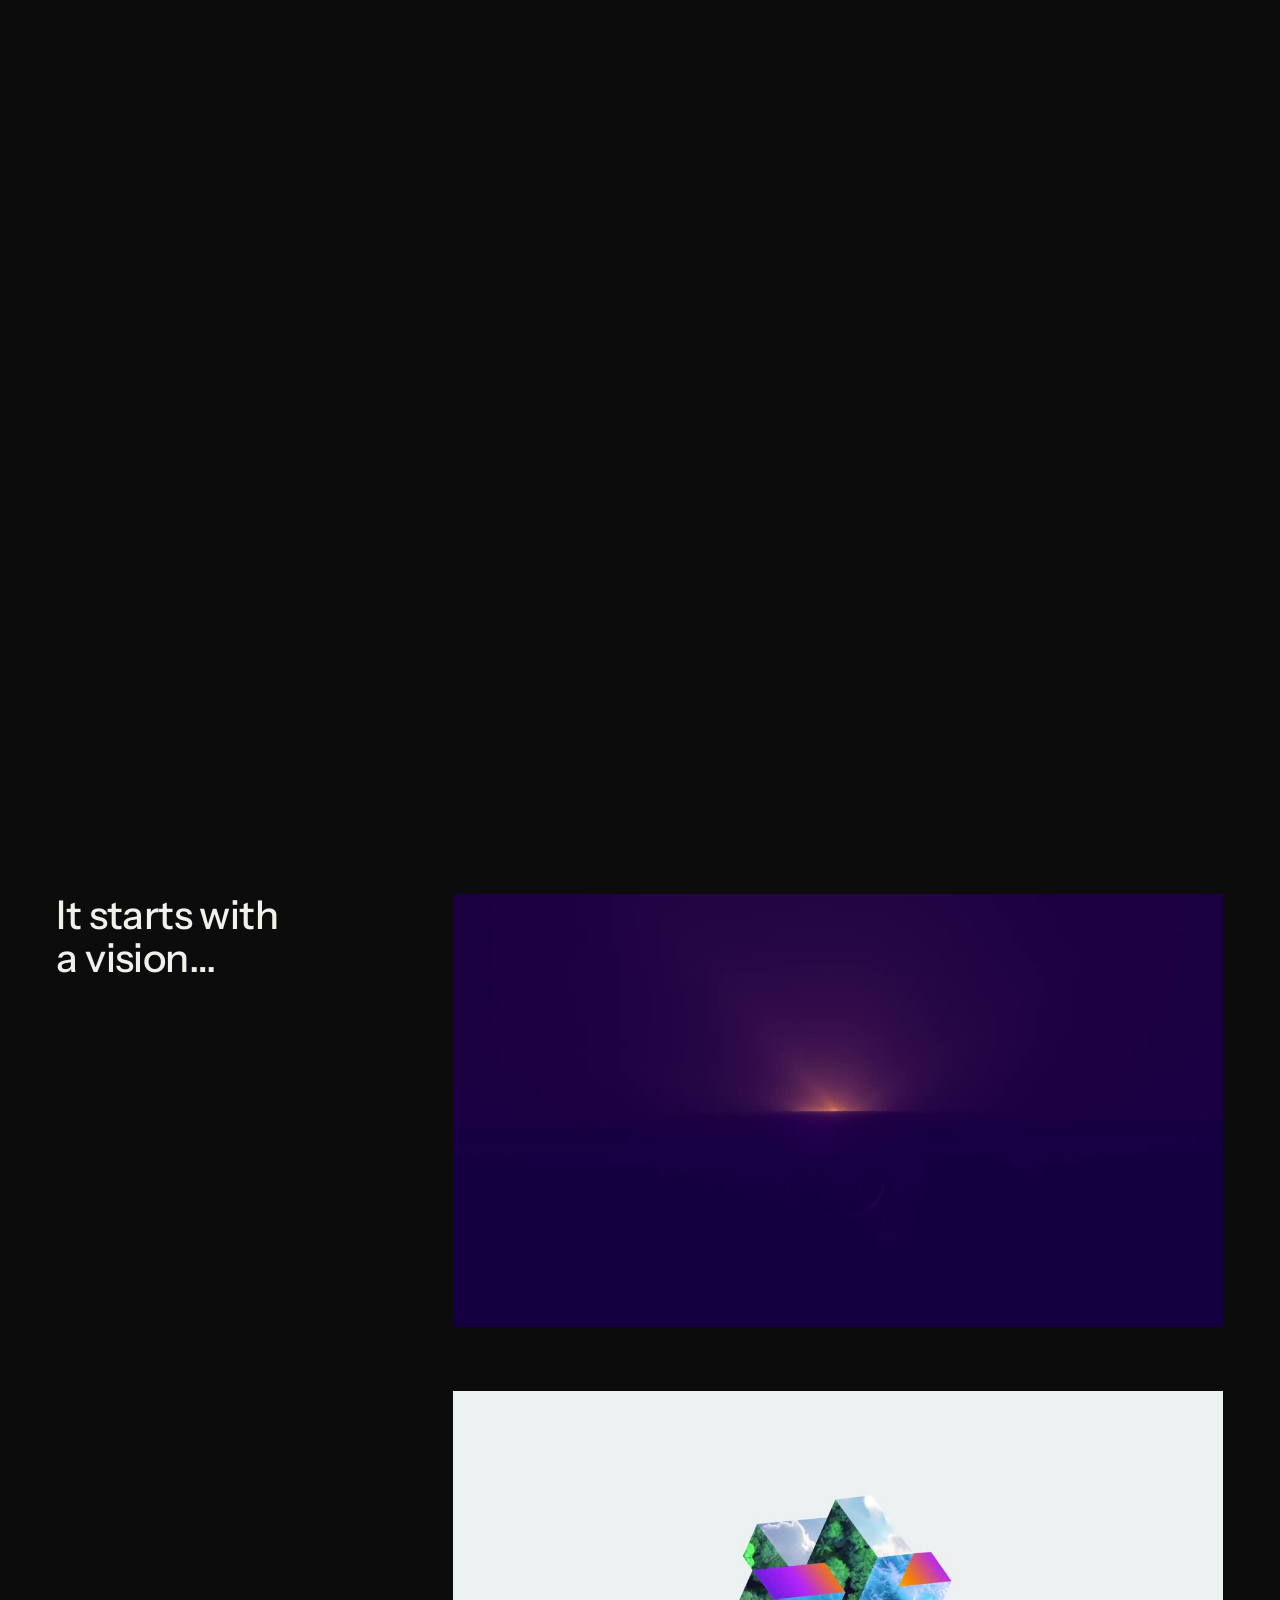
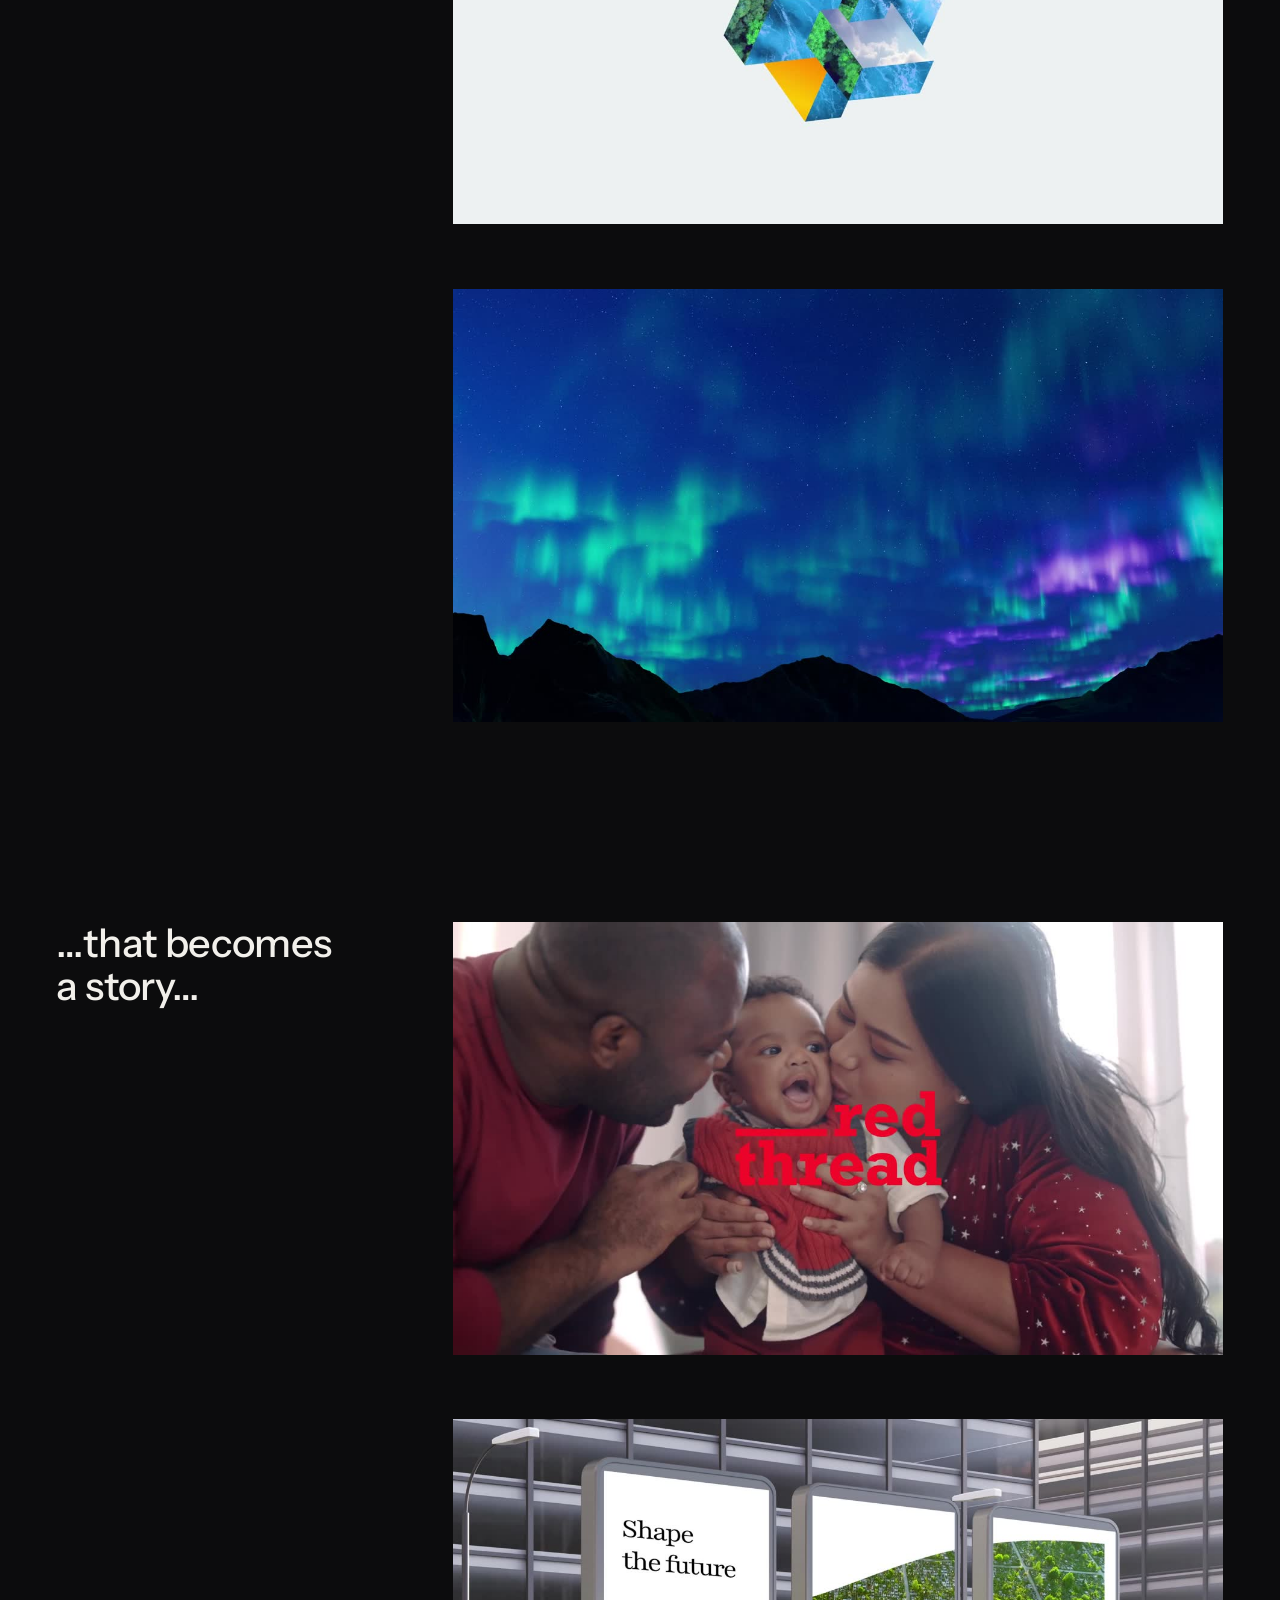
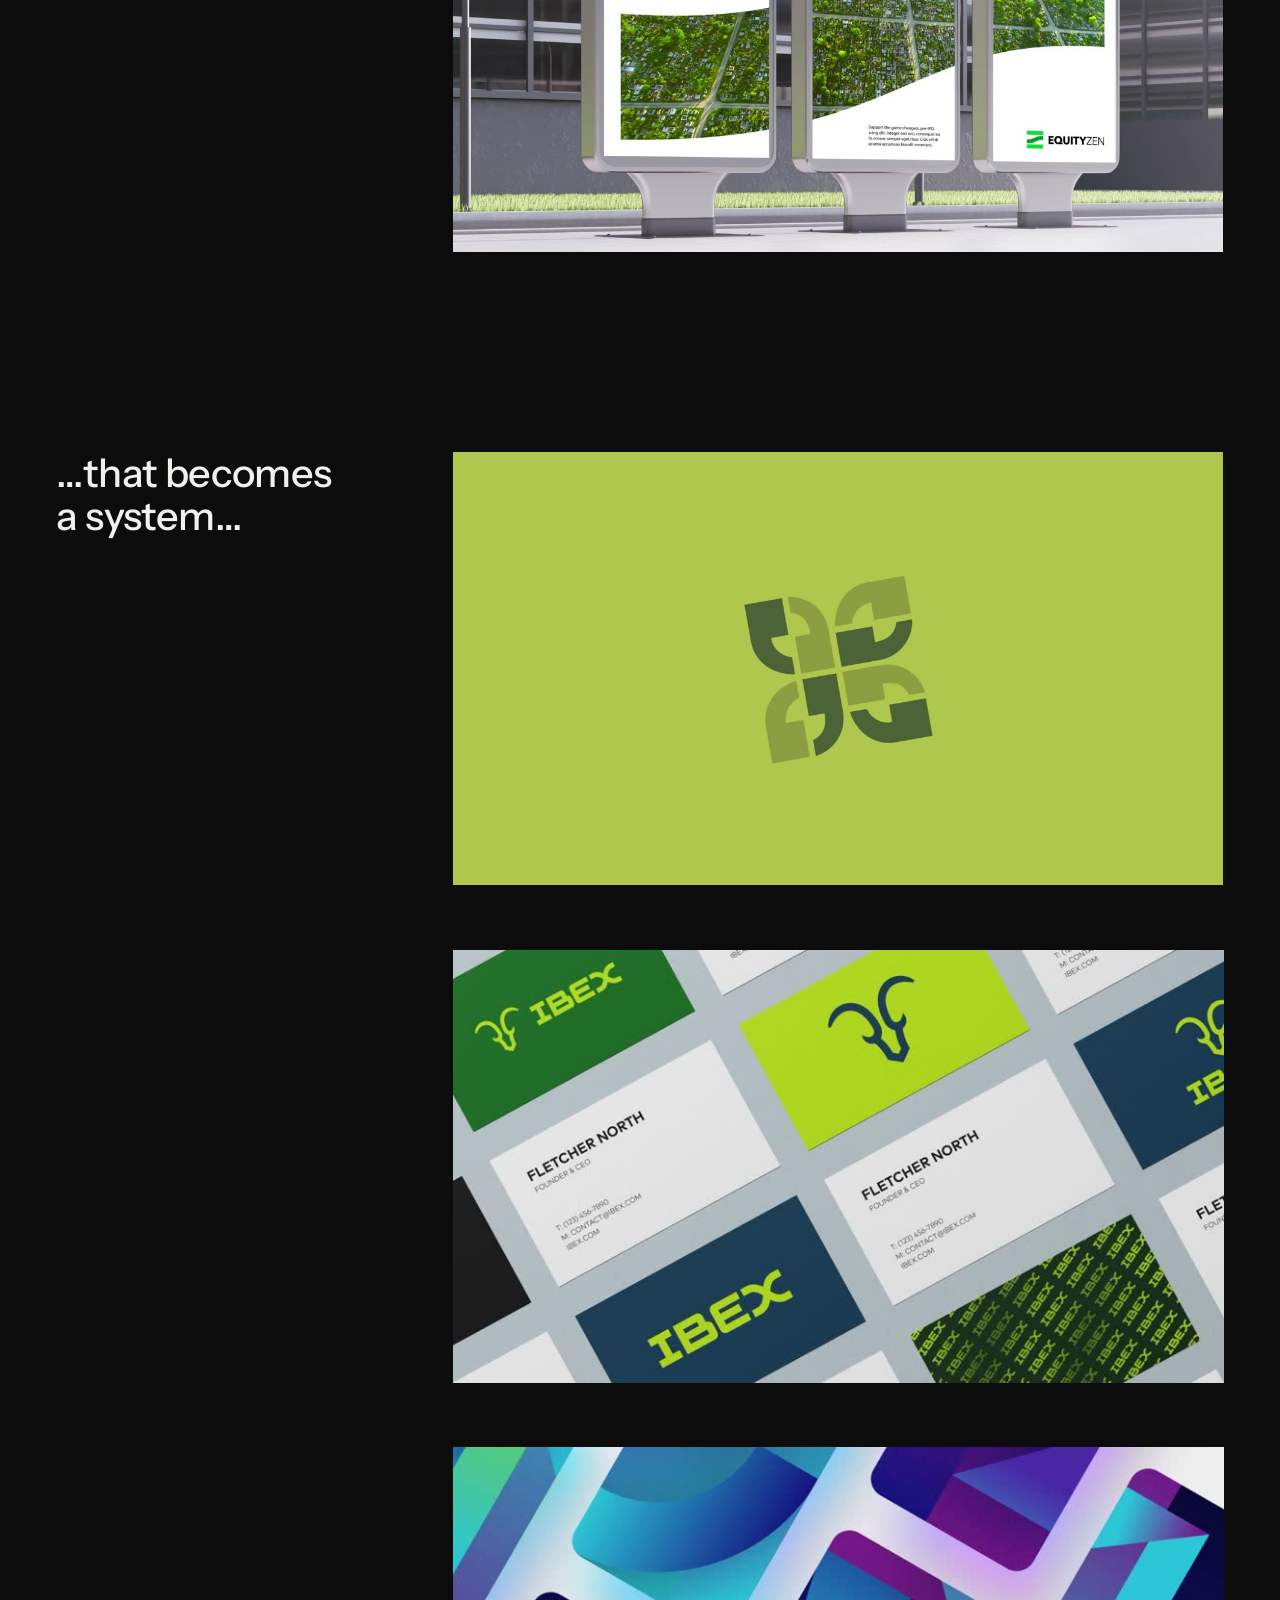
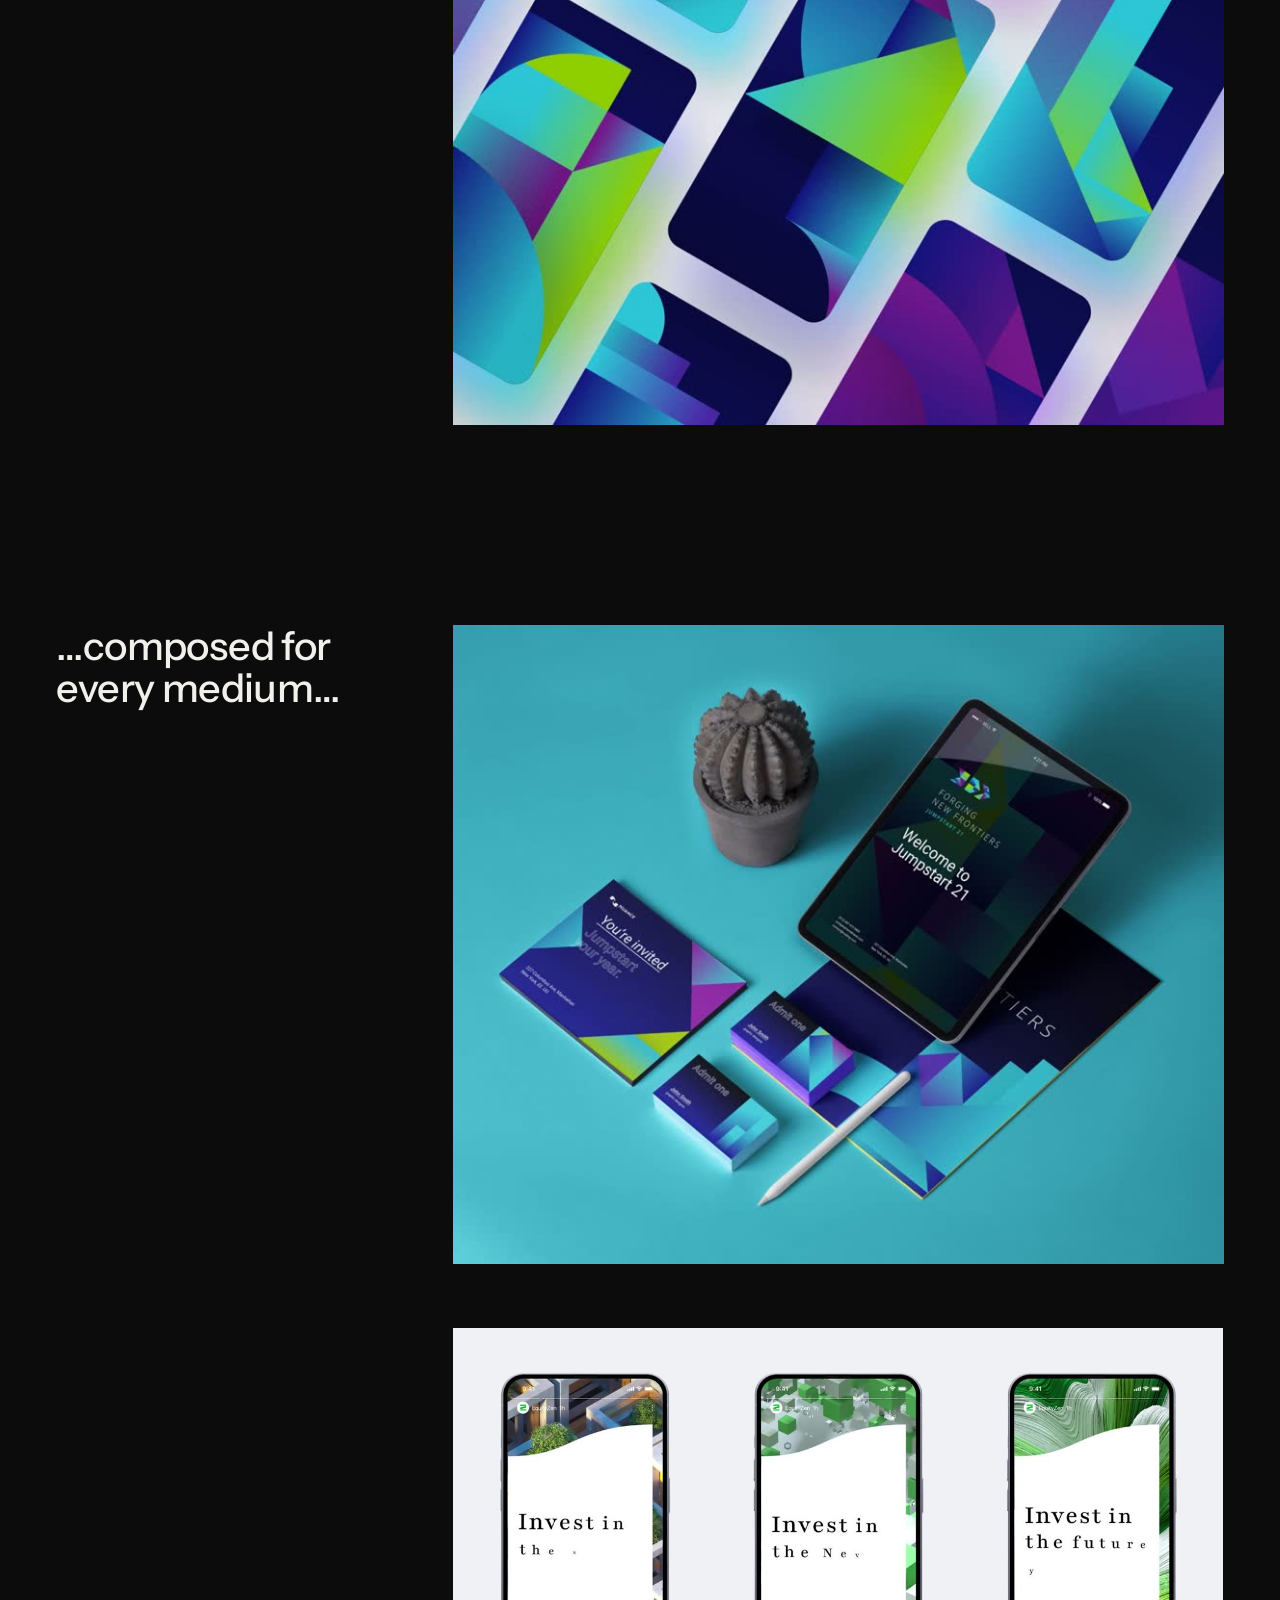
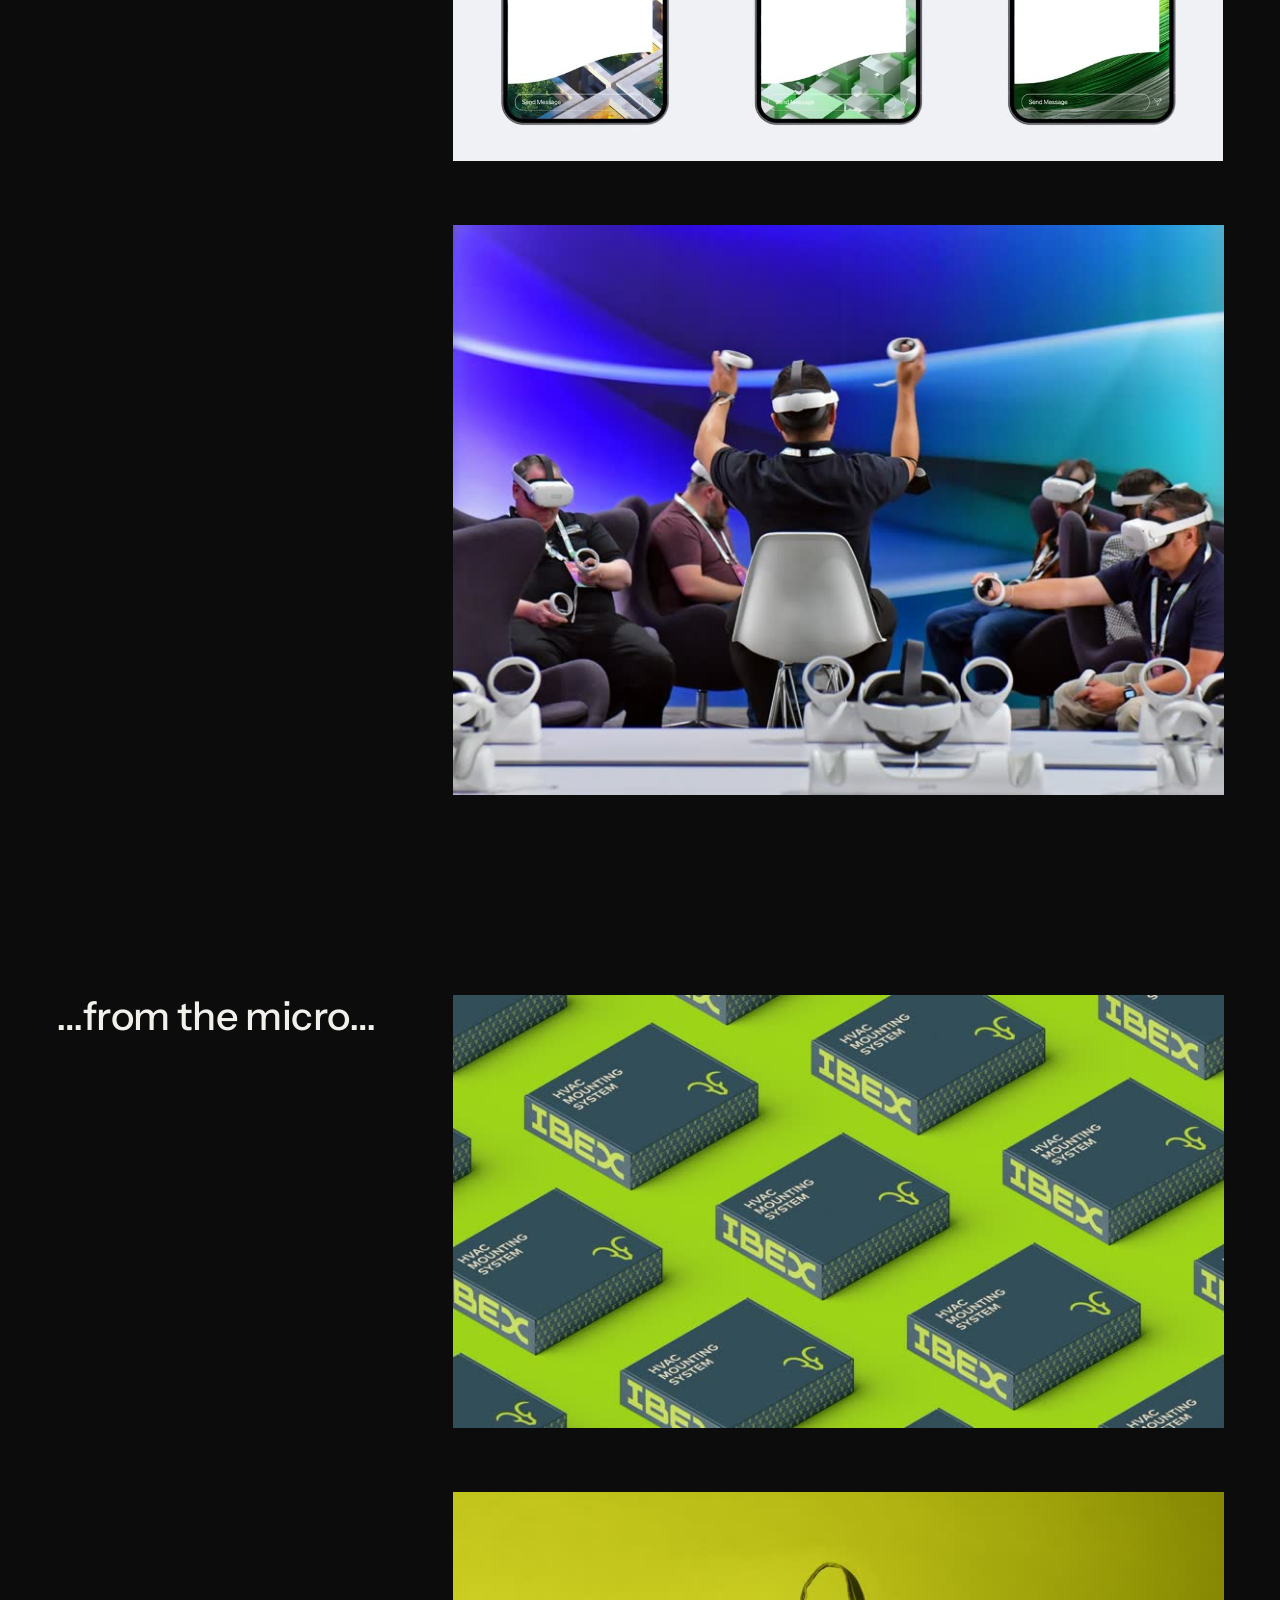
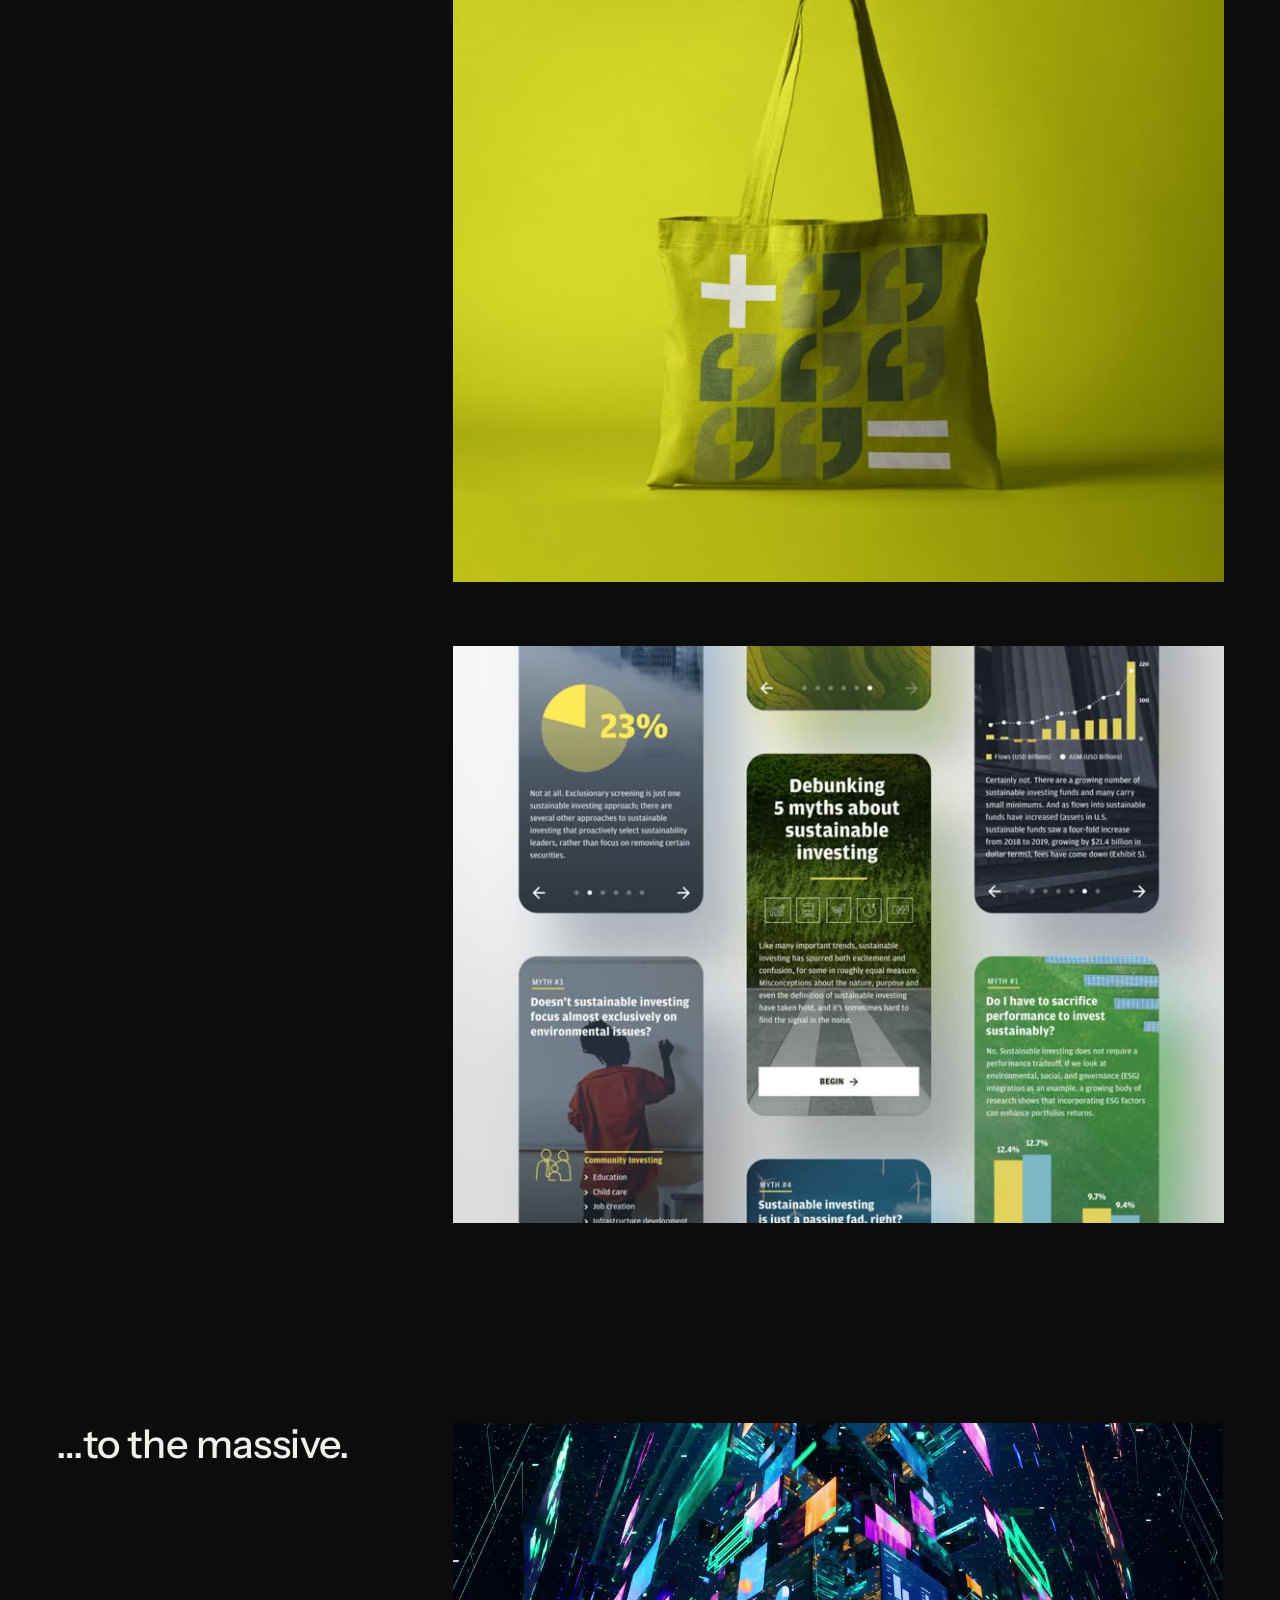
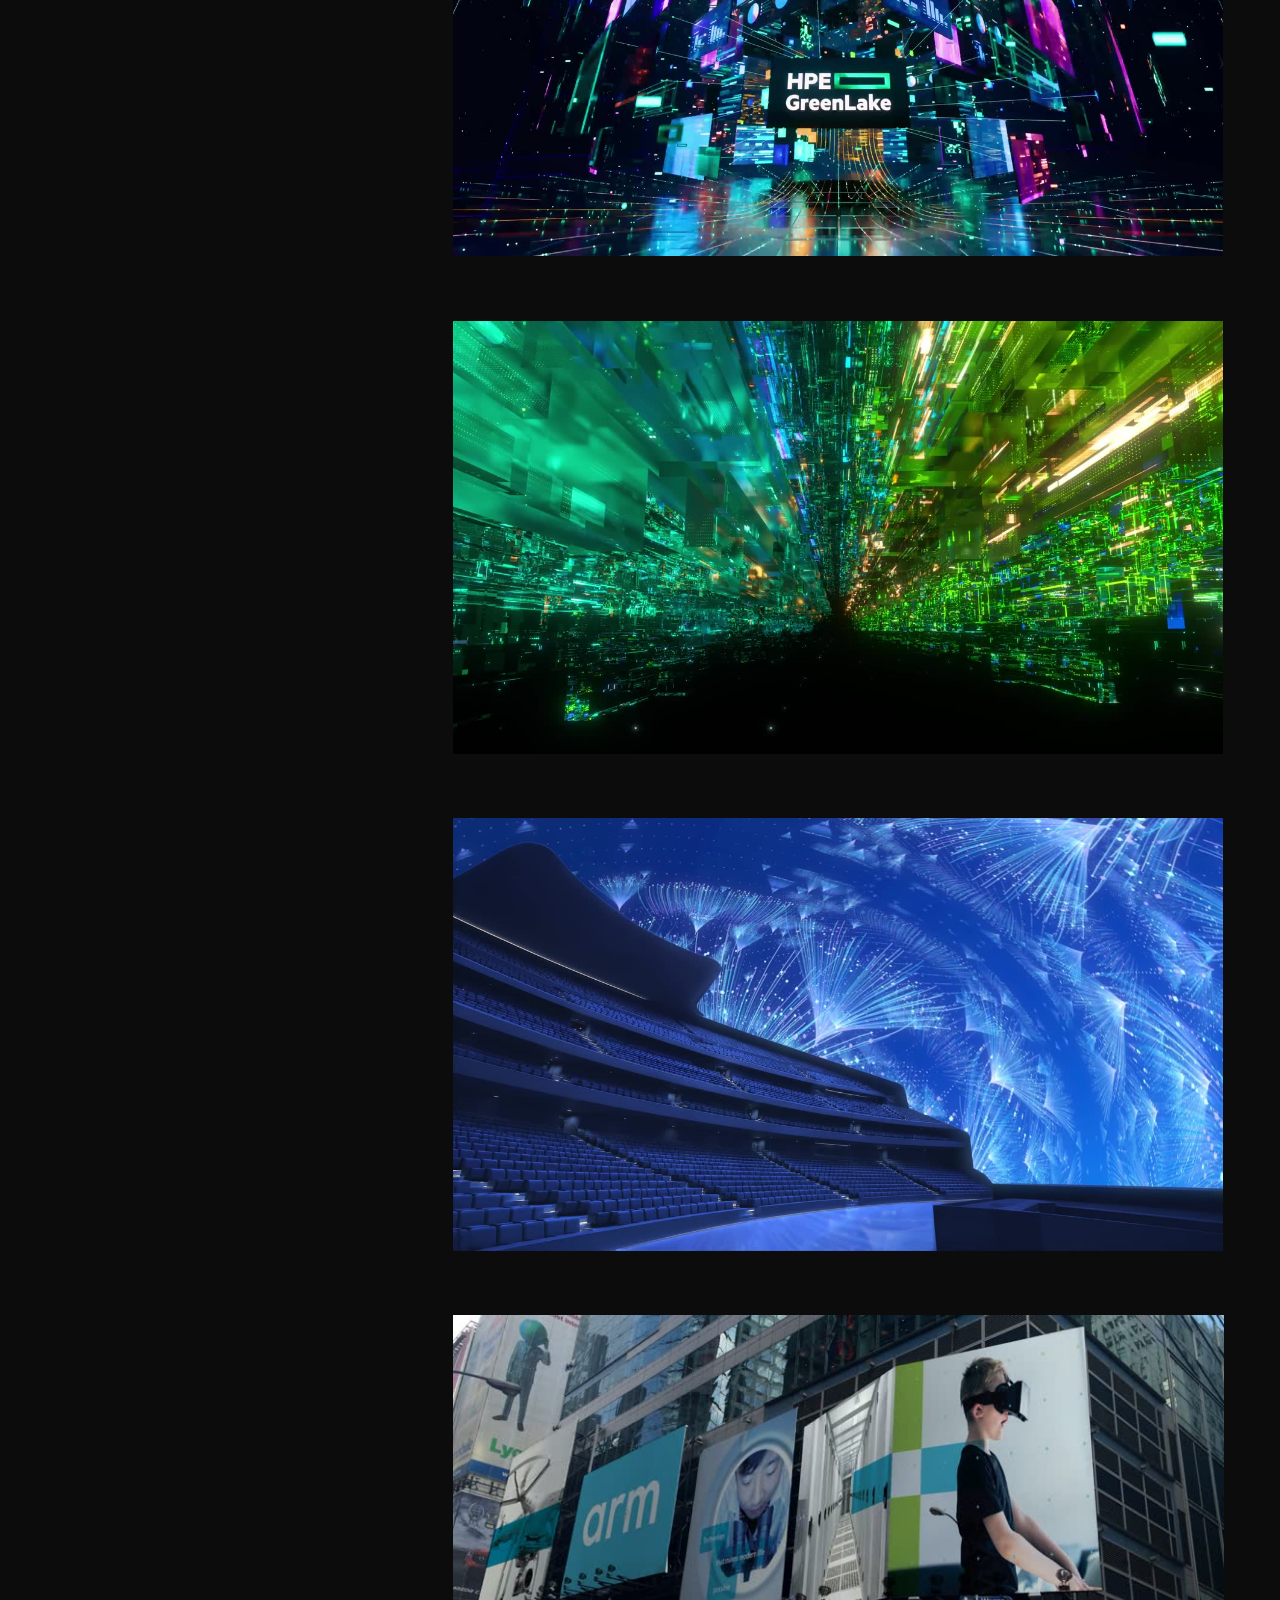
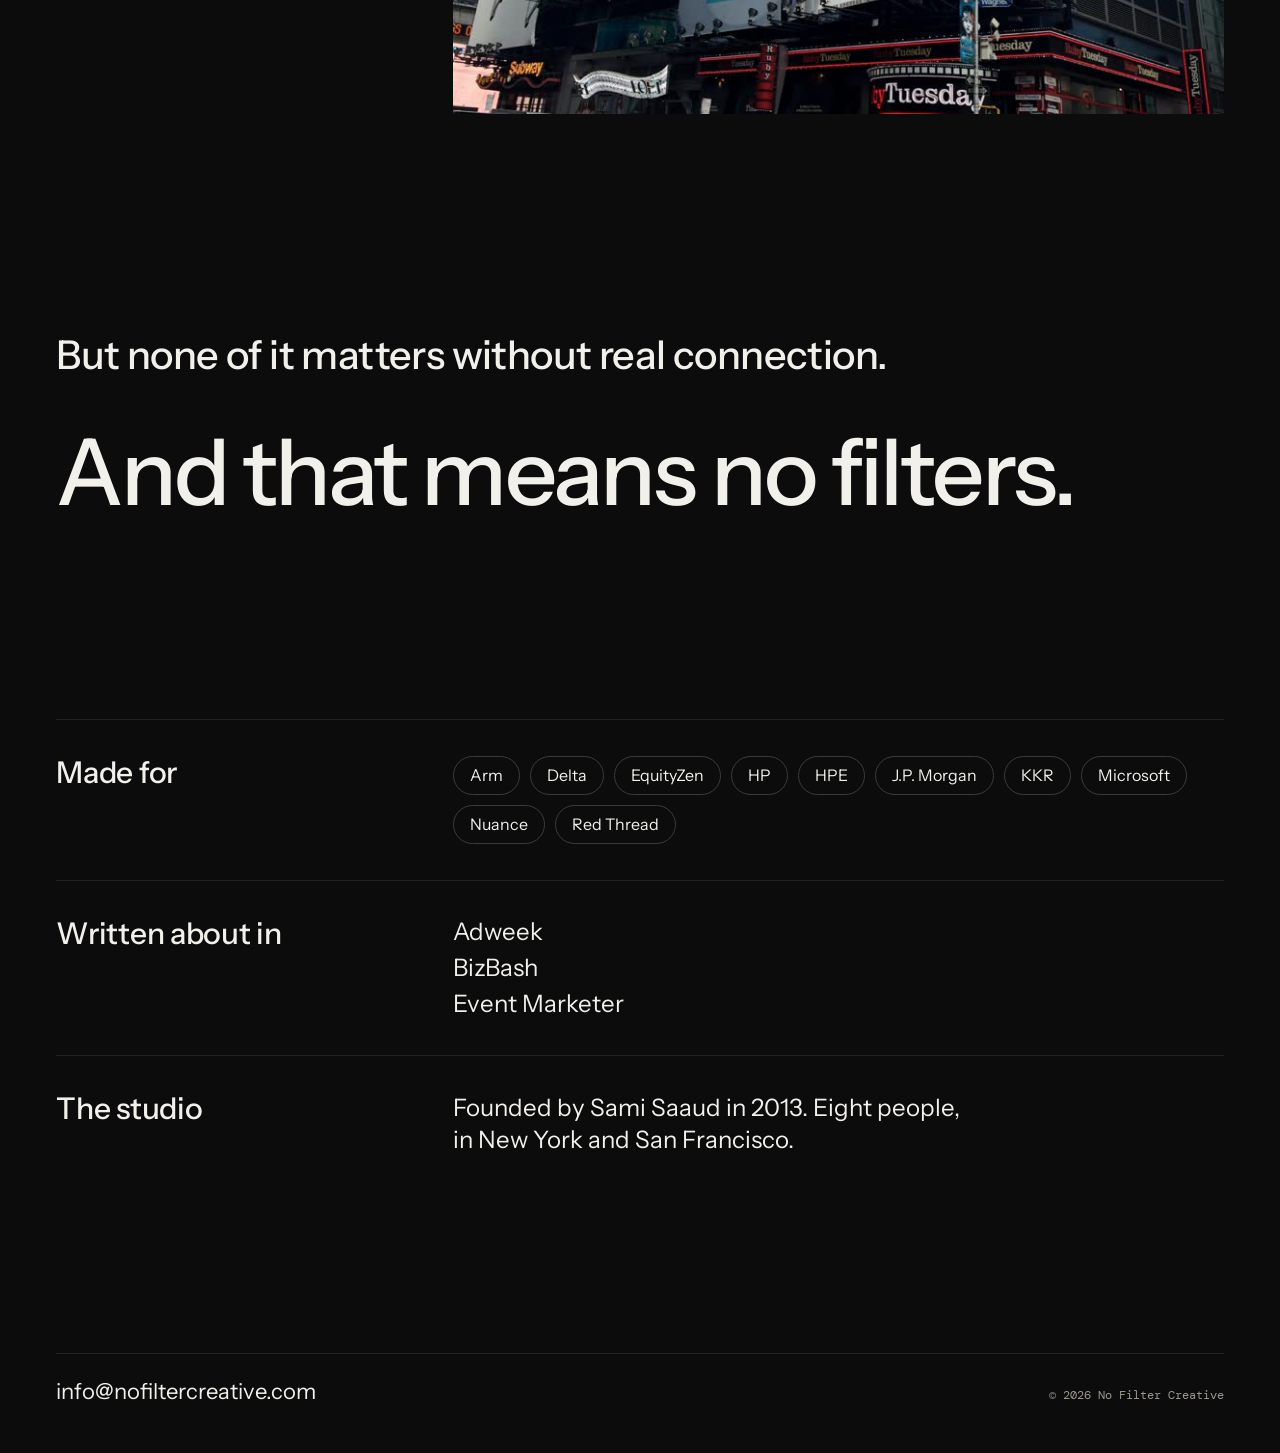
<file: option-02.html>
<!doctype html>
<html lang="en" data-hero="custom">
<head>
<meta charset="utf-8">
<meta name="viewport" content="width=device-width, initial-scale=1">
<title>No Filter Creative · Option 02</title>
<meta name="robots" content="noindex">
<meta name="description" content="No Filter is the creative studio behind the keynote. We shape everything the audience sees.">
<meta property="og:title" content="No Filter Creative">
<meta property="og:description" content="None of it matters without real connection. And that means no filters.">
<meta property="og:image" content="media/reel.jpg">
<meta name="theme-color" content="#0C0C0D">
<link rel="icon" href="media/logo.png">
<link rel="preconnect" href="https://fonts.googleapis.com">
<link rel="preconnect" href="https://fonts.gstatic.com" crossorigin>
<link rel="stylesheet" href="https://fonts.googleapis.com/css2?family=Instrument+Sans:ital,wght@0,400..700;1,400..700&amp;family=DM+Mono:wght@400;500&amp;display=swap">
<link rel="stylesheet" href="styles.css">
<link rel="stylesheet" href="option-02.css">
<script src="main.js" defer></script>
<script src="vendor/three.min.js" defer></script>
<script src="option-02.js" defer></script>
</head>
<body>
<nav class="opt-bar" aria-label="Design options">
<a href="./">Option 01</a>
<a href="option-02.html" aria-current="page">Option 02</a>
<a href="option-03.html">Option 03</a>
</nav>
<div class="nf" style="position: relative; width: 100%; min-height: 100vh; background: #0C0C0D; color: #F2F0EB; font-family: 'Instrument Sans', 'Helvetica Neue', Arial, sans-serif; -webkit-font-smoothing: antialiased">

<main>
<section class="o2-hero" aria-label="Showreel">
<div class="o2-stage">
<div class="o2-frame">
<video class="nf-hero-video o2-video" data-src="media/reel.mp4" data-src-m="media/reel-m.mp4" data-poster="media/reel.jpg" data-poster-m="media/reel.jpg" muted loop playsinline preload="auto" aria-label="No Filter showreel"></video>
</div>
<canvas class="o2-gl" aria-hidden="true"></canvas>
<div class="o2-scrim" aria-hidden="true"></div>
<header class="wrap o2-header">
<img width="230" height="35" src="media/logo.png" alt="No Filter" style="display: block; width: clamp(150px, 15vw, 230px); height: auto">
<nav style="display: flex; align-items: center; gap: 28px; font-size: 15px; font-weight: 500; text-shadow: 0 1px 14px rgba(0, 0, 0, 0.35)">
<a href="#studio">Studio</a>
<a href="mailto:info@nofiltercreative.com" class="hide-sm">info@nofiltercreative.com</a>
</nav>
</header>
<div class="wrap o2-copy">
<h1 class="o2-h1 rise"><span class="w"><span style="--i:0">We</span></span> <span class="w"><span style="--i:1">are</span></span> <span class="w"><span style="--i:2">No</span></span> <span class="w"><span style="--i:3">Filter,</span></span> <span class="w"><span style="--i:4">the</span></span> <span class="w"><span style="--i:5">creative</span></span> <span class="w"><span style="--i:6">studio</span></span> <span class="w"><span style="--i:7">behind</span></span> <span class="w"><span style="--i:8">the</span></span> <span class="w"><span style="--i:9">keynote.</span></span></h1>
<p class="o2-hint"><i aria-hidden="true"></i><span class="o2-hint-txt">Move your cursor to remove the filter</span></p>
</div>
<div class="wrap o2-line2"><p>We shape everything the audience sees.</p></div>
<div class="o2-ctrlbox">
<div class="reel-ctrls">
<button type="button" class="reel-btn" data-reel="sound" aria-pressed="false" aria-label="Turn sound on"><svg class="ic-off" width="18" height="18" viewBox="0 0 18 18" fill="none" aria-hidden="true"><path d="M3 7h3l4-3.5v11L6 11H3z" stroke="currentColor" stroke-width="1.5" stroke-linejoin="round"></path><path d="M12.5 7l4 4m0-4l-4 4" stroke="currentColor" stroke-width="1.5" stroke-linecap="round"></path></svg><svg class="ic-on" width="18" height="18" viewBox="0 0 18 18" fill="none" aria-hidden="true"><path d="M3 7h3l4-3.5v11L6 11H3z" stroke="currentColor" stroke-width="1.5" stroke-linejoin="round"></path><path d="M12.5 6.5a3.5 3.5 0 010 5M14.5 4.5a6.4 6.4 0 010 9" stroke="currentColor" stroke-width="1.5" stroke-linecap="round"></path></svg><span class="reel-lbl">Sound</span></button>
<button type="button" class="reel-btn" data-reel="fullscreen" aria-label="Watch full screen"><svg width="18" height="18" viewBox="0 0 18 18" fill="none" aria-hidden="true"><path d="M3 7V3h4M11 3h4v4M15 11v4h-4M7 15H3v-4" stroke="currentColor" stroke-width="1.5" stroke-linecap="round" stroke-linejoin="round"></path></svg><span class="reel-lbl">Full screen</span></button>
</div>
</div>
</div>
</section>
<section class="wrap" style="margin-top: 200px">
<div class="g12">
<div class="lead-col">
<h2 class="lead" style="margin: 0; font-size: clamp(30px, 3.1vw, 46px); line-height: 1.08; font-weight: 500; letter-spacing: -0.015em; text-wrap: balance">It starts with a vision…</h2>
</div>
<div class="cards-col">
<article class="work">
<video class="nf-video" data-src="media/vision-3.mp4" data-src-m="media/vision-3-m.mp4" data-poster="media/vision-3.jpg" data-poster-m="media/vision-3.jpg" muted loop playsinline preload="none" aria-label="Discover" style="display: block; width: 100%; height: auto; background-color: #000000; object-fit: cover"></video>
</article>
<article class="work">
<video class="nf-video" data-src="media/vision-2.mp4" data-src-m="media/vision-2-m.mp4" data-poster="media/vision-2.jpg" data-poster-m="media/vision-2.jpg" muted loop playsinline preload="none" aria-label="LPR header" style="display: block; width: 100%; height: auto; background-color: #000000; object-fit: cover"></video>
</article>
<article class="work">
<video class="nf-video" data-src="media/vision-1.mp4" data-src-m="media/vision-1-m.mp4" data-poster="media/vision-1.jpg" data-poster-m="media/vision-1.jpg" muted loop playsinline preload="none" aria-label="Keynote networking chapter" style="display: block; width: 100%; height: auto; background-color: #000000; object-fit: cover"></video>
</article>
</div>
</div>
</section>
<section class="wrap" style="margin-top: 200px">
<div class="g12">
<div class="lead-col">
<h2 class="lead" style="margin: 0; font-size: clamp(30px, 3.1vw, 46px); line-height: 1.08; font-weight: 500; letter-spacing: -0.015em; text-wrap: balance">…that becomes a story…</h2>
</div>
<div class="cards-col">
<article class="work">
<video class="nf-video" data-src="media/story-2.mp4" data-src-m="media/story-2-m.mp4" data-poster="media/story-2.jpg" data-poster-m="media/story-2.jpg" muted loop playsinline preload="none" aria-label="Header animation" style="display: block; width: 100%; height: auto; background-color: #000000; object-fit: cover"></video>
</article>
<article class="work">
<video class="nf-video" data-src="media/story-1.mp4" data-src-m="media/story-1-m.mp4" data-poster="media/story-1.jpg" data-poster-m="media/story-1.jpg" muted loop playsinline preload="none" aria-label="Out-of-home campaign" style="display: block; width: 100%; height: auto; background-color: #000000; object-fit: cover"></video>
</article>
</div>
</div>
</section>
<section class="wrap" style="margin-top: 200px">
<div class="g12">
<div class="lead-col">
<h2 class="lead" style="margin: 0; font-size: clamp(30px, 3.1vw, 46px); line-height: 1.08; font-weight: 500; letter-spacing: -0.015em; text-wrap: balance">…that becomes a system…</h2>
</div>
<div class="cards-col">
<article class="work">
<video class="nf-video" data-src="media/system-1.mp4" data-src-m="media/system-1-m.mp4" data-poster="media/system-1.jpg" data-poster-m="media/system-1.jpg" muted loop playsinline preload="none" aria-label="WMLS header animation" style="display: block; width: 100%; height: auto; background-color: #000000; object-fit: cover"></video>
</article>
<article class="work">
<img src="media/system-ibex.jpg" srcset="media/system-ibex-800.jpg 800w, media/system-ibex.jpg 1600w" sizes="(max-width: 860px) 100vw, 60vw" loading="lazy" decoding="async" alt="IBEX business cards in green, lime, navy and white" style="display: block; width: 100%; height: auto">
</article>
<article class="work">
<img src="media/system-shapes.jpg" srcset="media/system-shapes-800.jpg 800w, media/system-shapes.jpg 1600w" sizes="(max-width: 860px) 100vw, 60vw" loading="lazy" decoding="async" alt="Geometric card system in blue, teal, lime and purple gradients" style="display: block; width: 100%; height: auto">
</article>
</div>
</div>
</section>
<section class="wrap" style="margin-top: 200px">
<div class="g12">
<div class="lead-col">
<h2 class="lead" style="margin: 0; font-size: clamp(30px, 3.1vw, 46px); line-height: 1.08; font-weight: 500; letter-spacing: -0.015em; text-wrap: balance">…composed for every medium…</h2>
</div>
<div class="cards-col">
<article class="work">
<img src="media/medium-print.jpg" srcset="media/medium-print-800.jpg 800w, media/medium-print.jpg 1600w" sizes="(max-width: 860px) 100vw, 60vw" loading="lazy" decoding="async" alt="Jumpstart 21 invitation, tickets, tablet and print on teal" style="display: block; width: 100%; height: auto">
</article>
<article class="work">
<video class="nf-video" data-src="media/medium-1.mp4" data-src-m="media/medium-1-m.mp4" data-poster="media/medium-1.jpg" data-poster-m="media/medium-1.jpg" muted loop playsinline preload="none" aria-label="Phones and social content" style="display: block; width: 100%; height: auto; background-color: #000000; object-fit: cover"></video>
</article>
<article class="work">
<img src="media/medium-vr.jpg" srcset="media/medium-vr-800.jpg 800w, media/medium-vr.jpg 1600w" sizes="(max-width: 860px) 100vw, 60vw" loading="lazy" decoding="async" alt="Attendees in VR headsets in front of a wide blue LED wall" style="display: block; width: 100%; height: auto">
</article>
</div>
</div>
</section>
<section class="wrap" style="margin-top: 200px">
<div class="g12">
<div class="lead-col">
<h2 class="lead" style="margin: 0; font-size: clamp(30px, 3.1vw, 46px); line-height: 1.08; font-weight: 500; letter-spacing: -0.015em; text-wrap: balance">…from the micro…</h2>
</div>
<div class="cards-col">
<article class="work">
<img src="media/micro-boxes.jpg" srcset="media/micro-boxes-800.jpg 800w, media/micro-boxes.jpg 1600w" sizes="(max-width: 860px) 100vw, 60vw" loading="lazy" decoding="async" alt="IBEX HVAC mounting system boxes on lime green" style="display: block; width: 100%; height: auto">
</article>
<article class="work">
<img src="media/micro-tote.jpg" srcset="media/micro-tote-800.jpg 800w, media/micro-tote.jpg 1600w" sizes="(max-width: 860px) 100vw, 60vw" loading="lazy" decoding="async" alt="Printed tote bag with geometric pattern on yellow-green" style="display: block; width: 100%; height: auto">
</article>
<article class="work">
<img src="media/micro-mobile.jpg" srcset="media/micro-mobile-800.jpg 800w, media/micro-mobile.jpg 1600w" sizes="(max-width: 860px) 100vw, 60vw" loading="lazy" decoding="async" alt="Mobile story screens debunking sustainable investing myths" style="display: block; width: 100%; height: auto">
</article>
</div>
</div>
</section>
<section class="wrap" style="margin-top: 200px">
<div class="g12">
<div class="lead-col">
<h2 class="lead" style="margin: 0; font-size: clamp(30px, 3.1vw, 46px); line-height: 1.08; font-weight: 500; letter-spacing: -0.015em; text-wrap: balance">…to the massive.</h2>
</div>
<div class="cards-col">
<article class="work">
<video class="nf-video" data-src="media/massive-1.mp4" data-src-m="media/massive-1-m.mp4" data-poster="media/massive-1.jpg" data-poster-m="media/massive-1.jpg" muted loop playsinline preload="none" aria-label="HPE Unified Insights" style="display: block; width: 100%; height: auto; background-color: #000000; object-fit: cover"></video>
</article>
<article class="work">
<video class="nf-video" data-src="media/massive-2.mp4" data-src-m="media/massive-2-m.mp4" data-poster="media/massive-2.jpg" data-poster-m="media/massive-2.jpg" muted loop playsinline preload="none" aria-label="Large-format screen content" style="display: block; width: 100%; height: auto; background-color: #000000; object-fit: cover"></video>
</article>
<article class="work">
<video class="nf-video" data-src="media/massive-3.mp4" data-src-m="media/massive-3-m.mp4" data-poster="media/massive-3.jpg" data-poster-m="media/massive-3.jpg" muted loop playsinline preload="none" aria-label="Large-format screen content, A2" style="display: block; width: 100%; height: auto; background-color: #000000; object-fit: cover"></video>
</article>
<article class="work">
<img src="media/massive-arm.jpg" srcset="media/massive-arm-800.jpg 800w, media/massive-arm.jpg 1600w" sizes="(max-width: 860px) 100vw, 60vw" loading="lazy" decoding="async" alt="Arm billboards across a Times Square building" style="display: block; width: 100%; height: auto">
</article>
</div>
</div>
</section>
<section class="wrap" style="margin-top: 220px">
<div class="g12">
<p class="full" style="margin: 0 0 48px; font-size: clamp(30px, 3.1vw, 46px); line-height: 1.08; font-weight: 500; letter-spacing: -0.015em; text-wrap: balance">But none of it matters without real connection.</p>
<h2 class="full" style="margin: 0; font-size: clamp(48px, 7.2vw, 128px); line-height: 1.02; font-weight: 500; letter-spacing: -0.03em; text-wrap: balance">And that means no filters.</h2>
</div>
</section>

<section class="wrap">

<div style="margin-top: 200px">
<div class="g12 list-row">
<h3 class="list-label" style="margin: 0; font-size: 30px; line-height: 1.1; font-weight: 500; letter-spacing: -0.01em">Made for</h3>
<div class="list-body">
<ul style="list-style: none; margin: 0; padding: 0; display: flex; flex-wrap: wrap; gap: 10px">
<li style="padding: 9px 16px; border: 1px solid #3B3B3E; border-radius: 999px; font-size: 16px; line-height: 1.2">Arm</li>
<li style="padding: 9px 16px; border: 1px solid #3B3B3E; border-radius: 999px; font-size: 16px; line-height: 1.2">Delta</li>
<li style="padding: 9px 16px; border: 1px solid #3B3B3E; border-radius: 999px; font-size: 16px; line-height: 1.2">EquityZen</li>
<li style="padding: 9px 16px; border: 1px solid #3B3B3E; border-radius: 999px; font-size: 16px; line-height: 1.2">HP</li>
<li style="padding: 9px 16px; border: 1px solid #3B3B3E; border-radius: 999px; font-size: 16px; line-height: 1.2">HPE</li>
<li style="padding: 9px 16px; border: 1px solid #3B3B3E; border-radius: 999px; font-size: 16px; line-height: 1.2">J.P. Morgan</li>
<li style="padding: 9px 16px; border: 1px solid #3B3B3E; border-radius: 999px; font-size: 16px; line-height: 1.2">KKR</li>
<li style="padding: 9px 16px; border: 1px solid #3B3B3E; border-radius: 999px; font-size: 16px; line-height: 1.2">Microsoft</li>
<li style="padding: 9px 16px; border: 1px solid #3B3B3E; border-radius: 999px; font-size: 16px; line-height: 1.2">Nuance</li>
<li style="padding: 9px 16px; border: 1px solid #3B3B3E; border-radius: 999px; font-size: 16px; line-height: 1.2">Red Thread</li>
</ul>
</div>
</div>
<div class="g12 list-row">
<h3 class="list-label" style="margin: 0; font-size: 30px; line-height: 1.1; font-weight: 500; letter-spacing: -0.01em">Written about in</h3>
<div class="list-body">
<ul style="list-style: none; margin: 0; padding: 0; display: flex; flex-direction: column; gap: 6px; font-size: 24px; line-height: 1.25">
<li>Adweek</li>
<li>BizBash</li>
<li>Event Marketer</li>
</ul>
</div>
</div>
<div class="g12 list-row" id="studio">
<h3 class="list-label" style="margin: 0; font-size: 30px; line-height: 1.1; font-weight: 500; letter-spacing: -0.01em">The studio</h3>
<div class="list-body">
<p style="margin: 0; font-size: 24px; line-height: 1.35; max-width: 32ch; text-wrap: pretty">Founded by Sami Saaud in 2013. Eight people, in New York and San Francisco.</p>
</div>
</div>
</div>
</section>
</main>
<footer class="wrap" style="margin-top: 160px; padding-bottom: 48px">
<div style="padding-top: 24px; border-top: 1px solid #232325; display: flex; flex-wrap: wrap; align-items: baseline; justify-content: space-between; gap: 16px">
<a href="mailto:info@nofiltercreative.com" style="font-size: 22px">info@nofiltercreative.com</a>
<div style="display: flex; flex-wrap: wrap; gap: 24px; font-family: 'DM Mono', ui-monospace, 'SF Mono', Menlo, monospace; font-size: 12px; color: #9C988F">
<span>© 2026 No Filter Creative</span>
</div>
</div>
</footer>
</div>
</body>
</html>
</file>
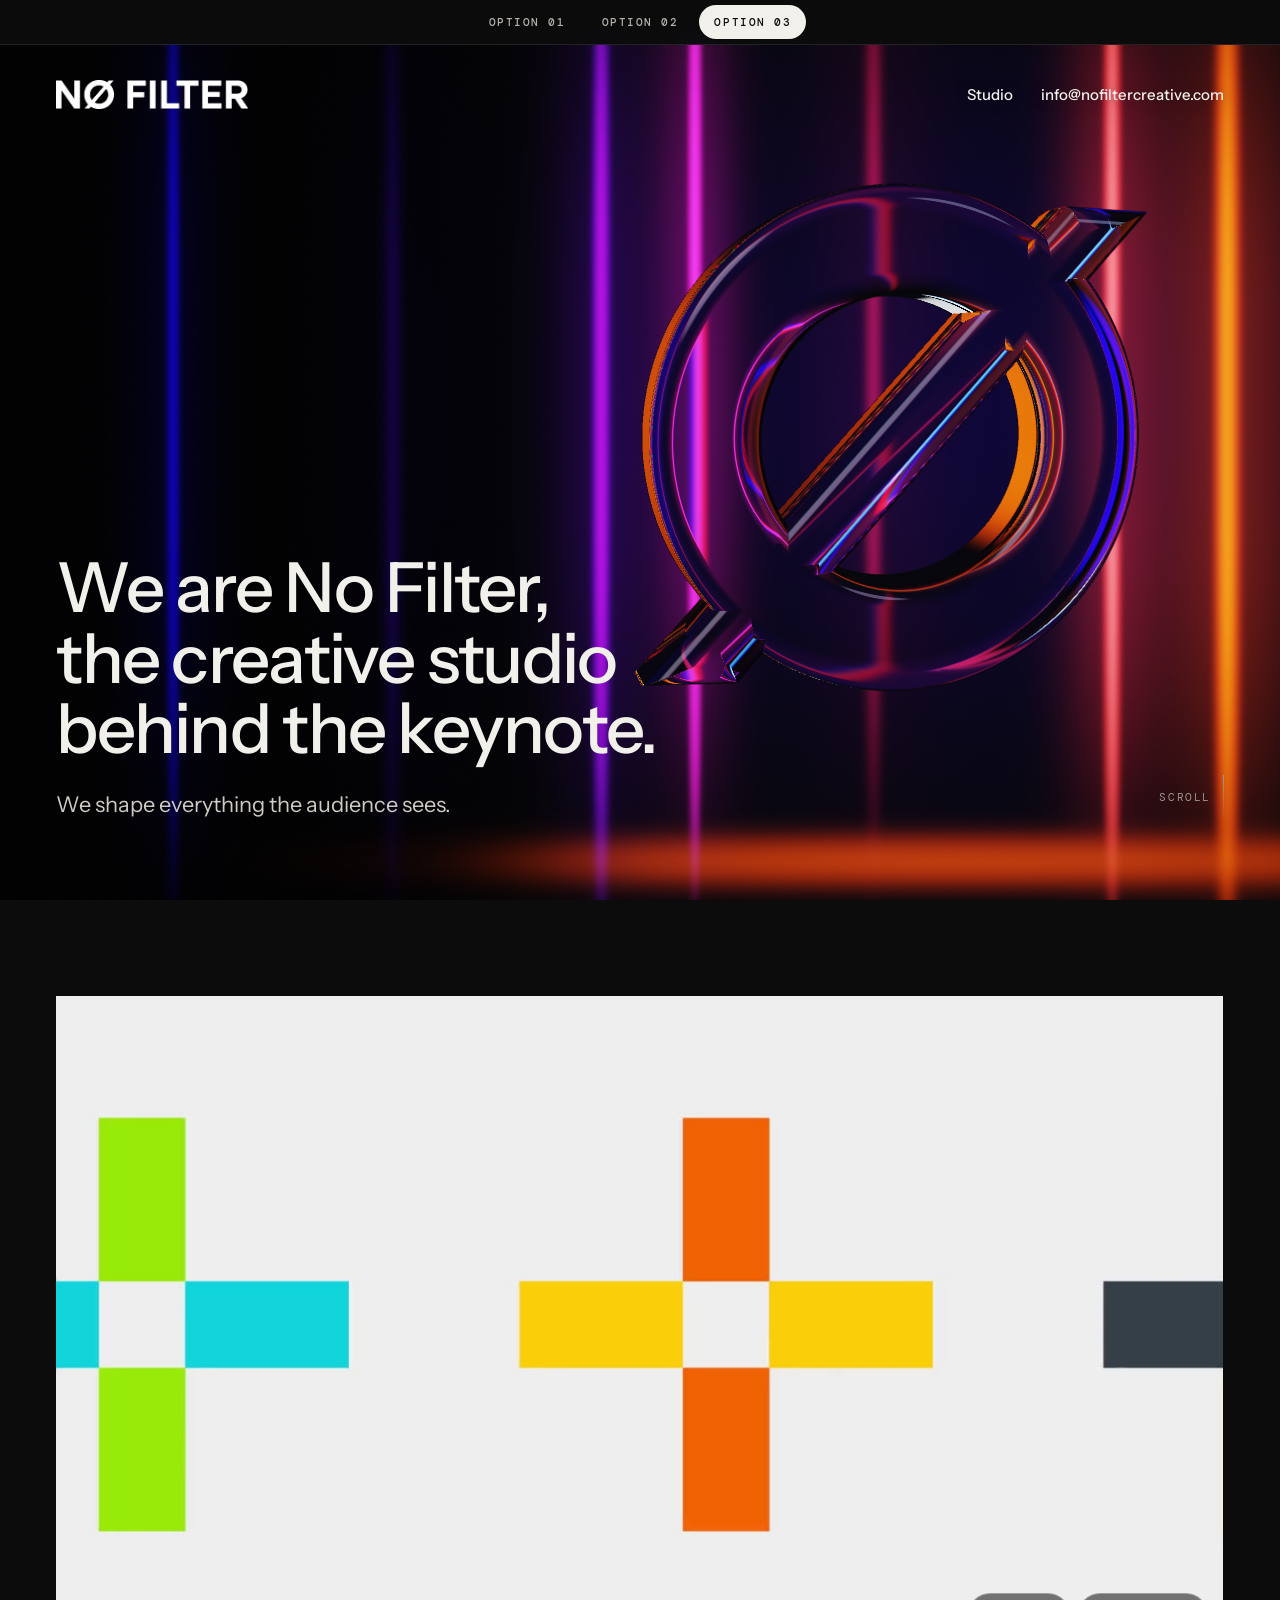
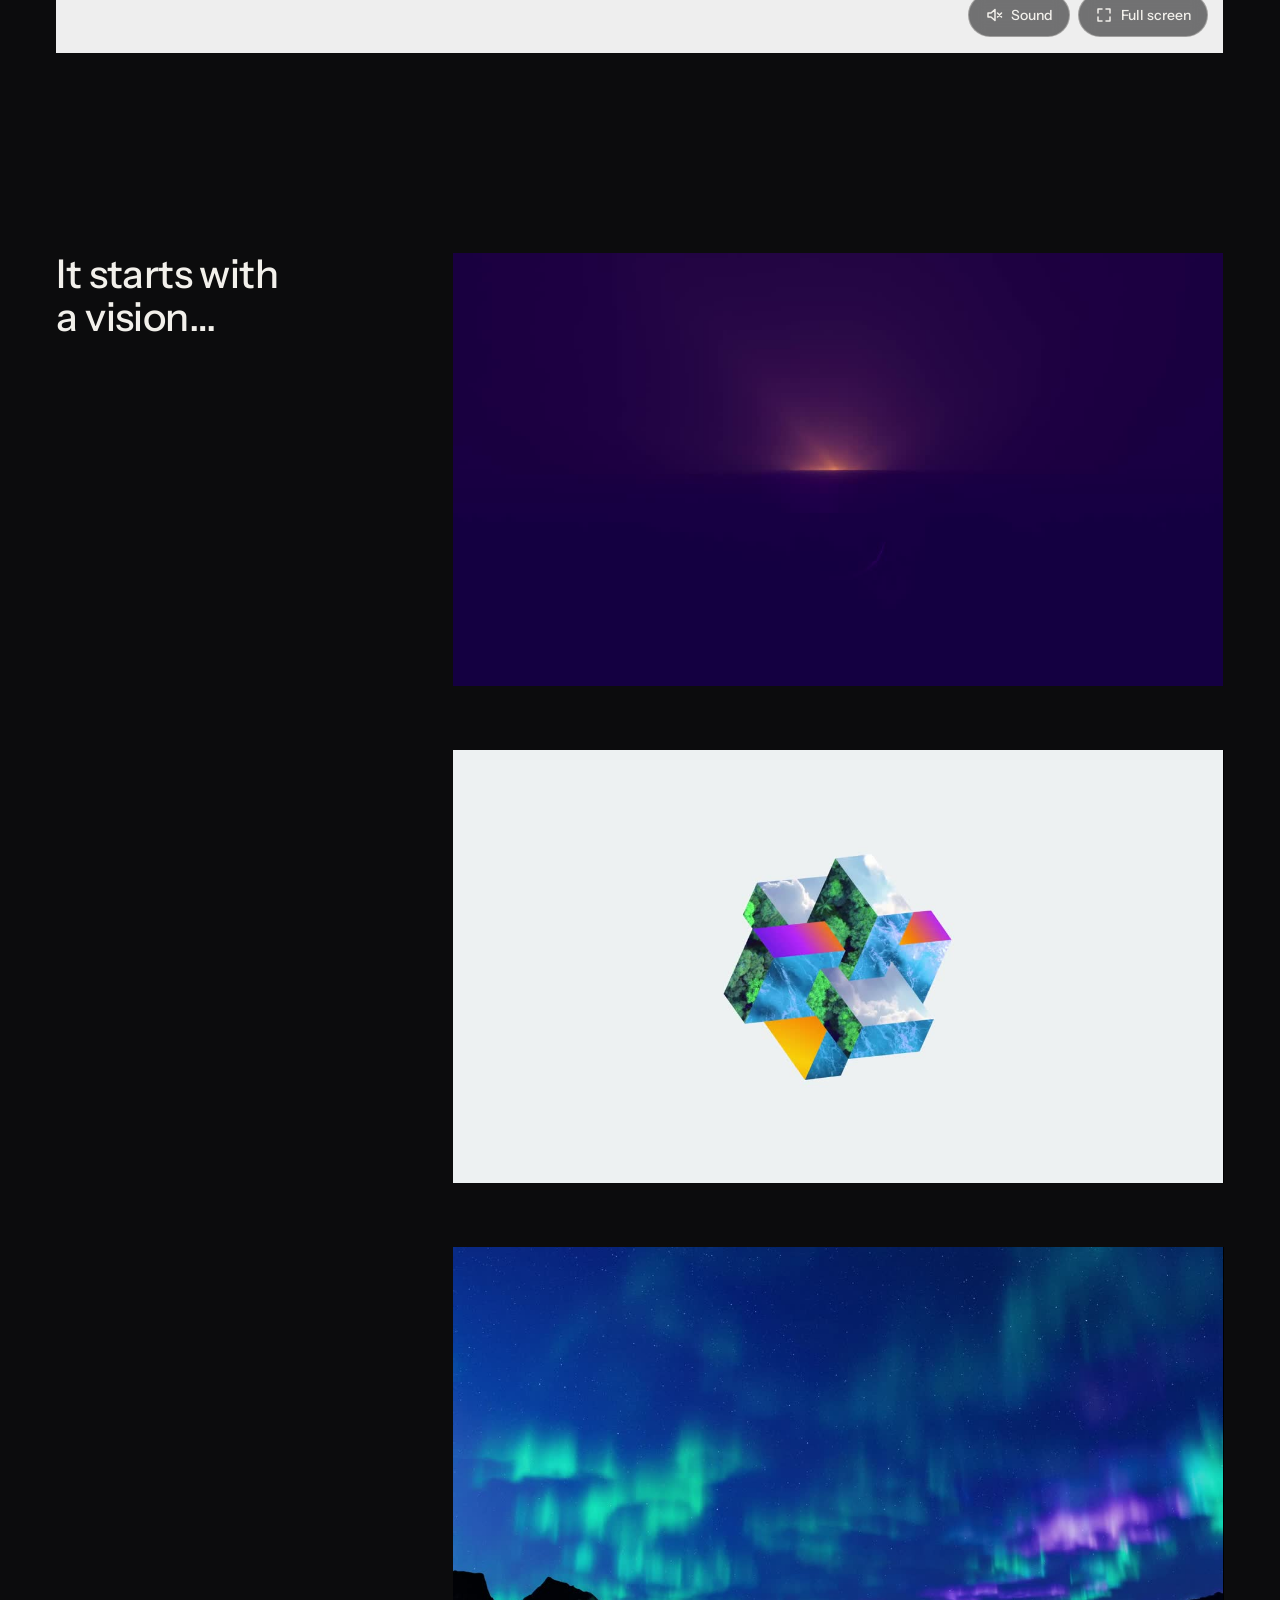
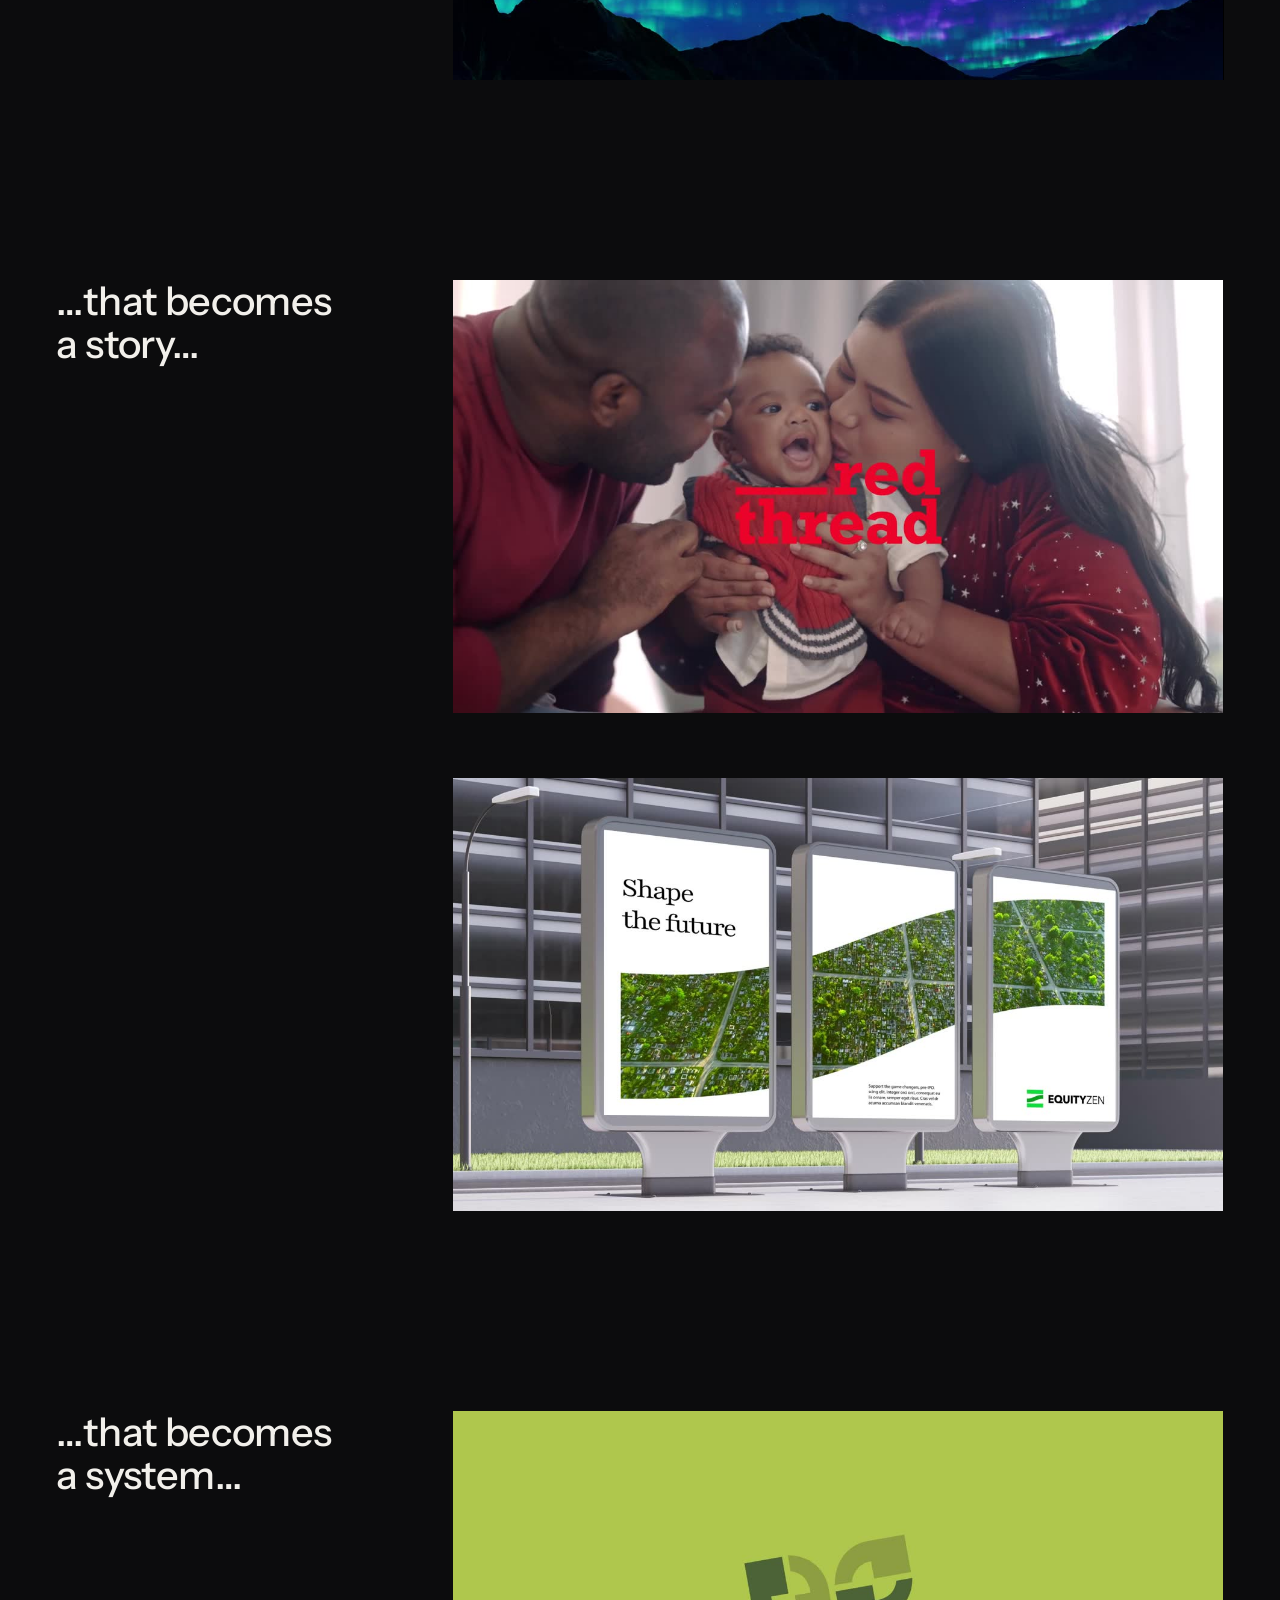
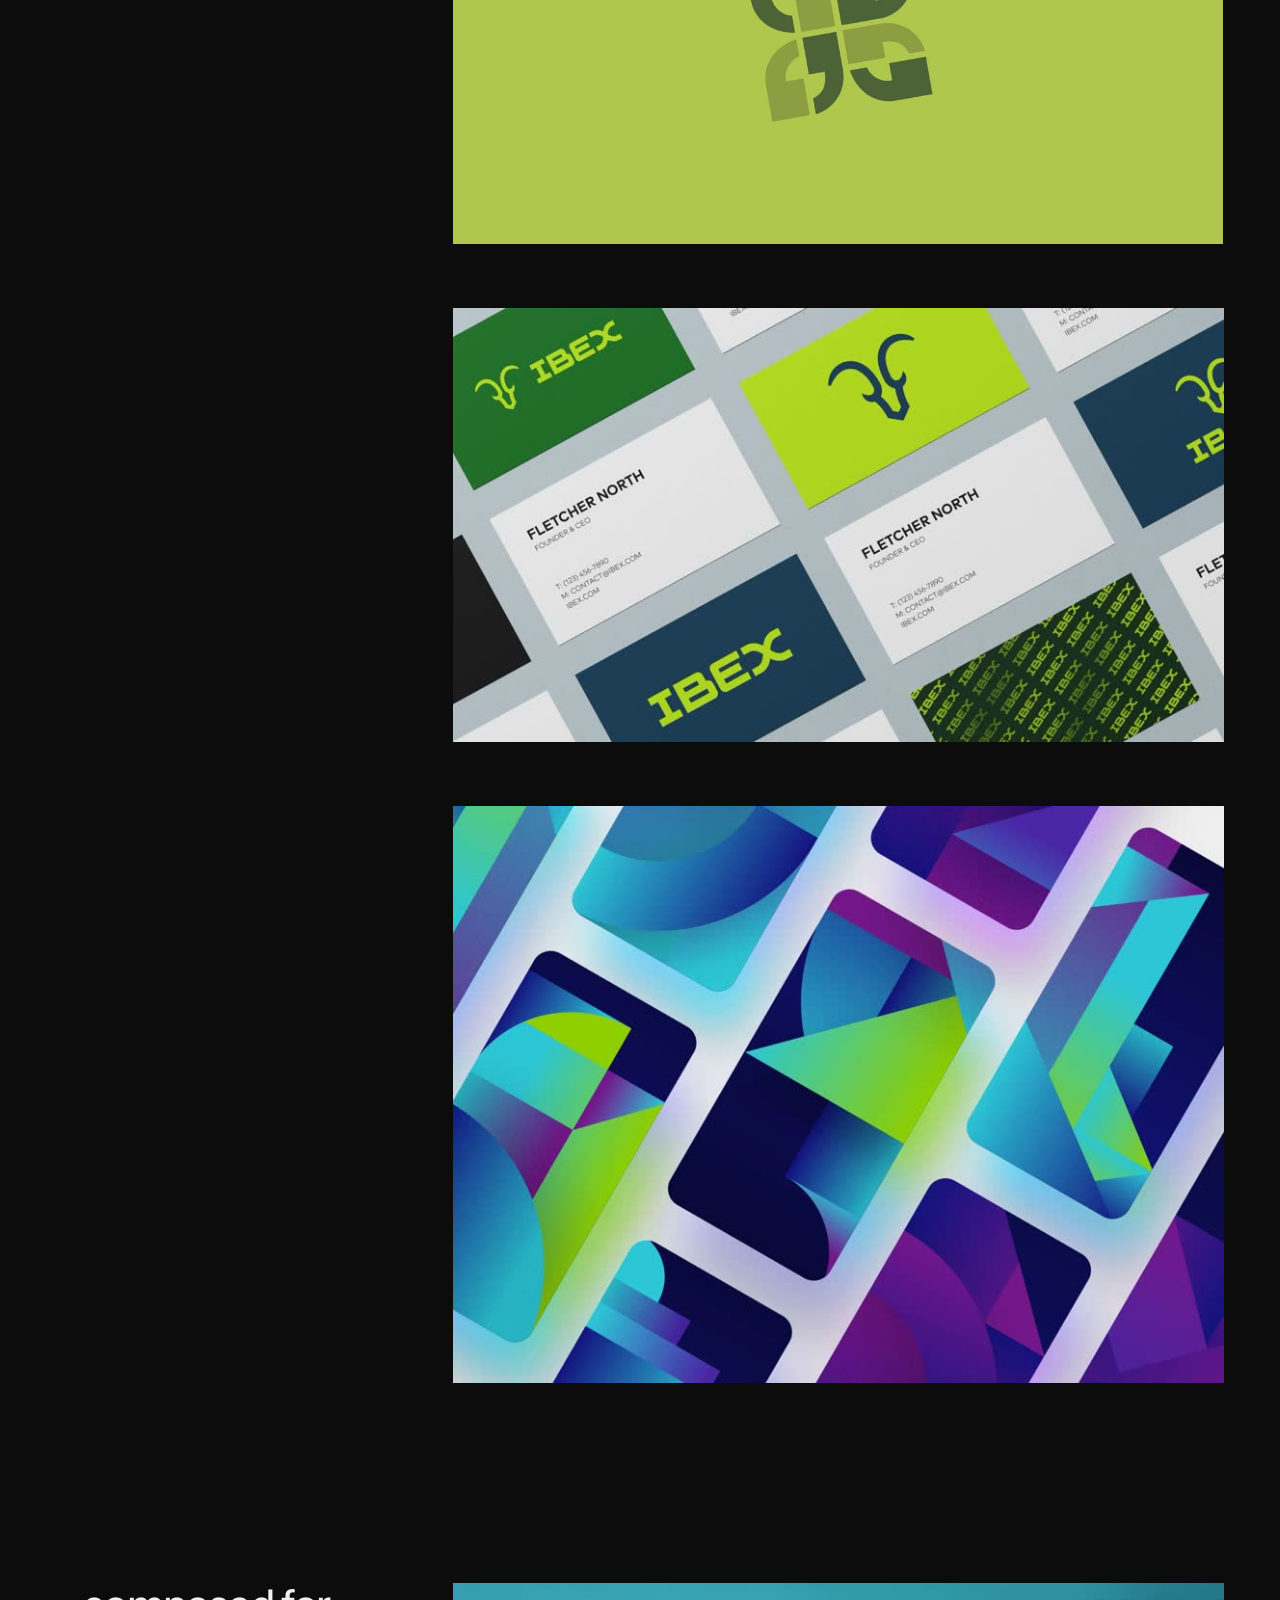
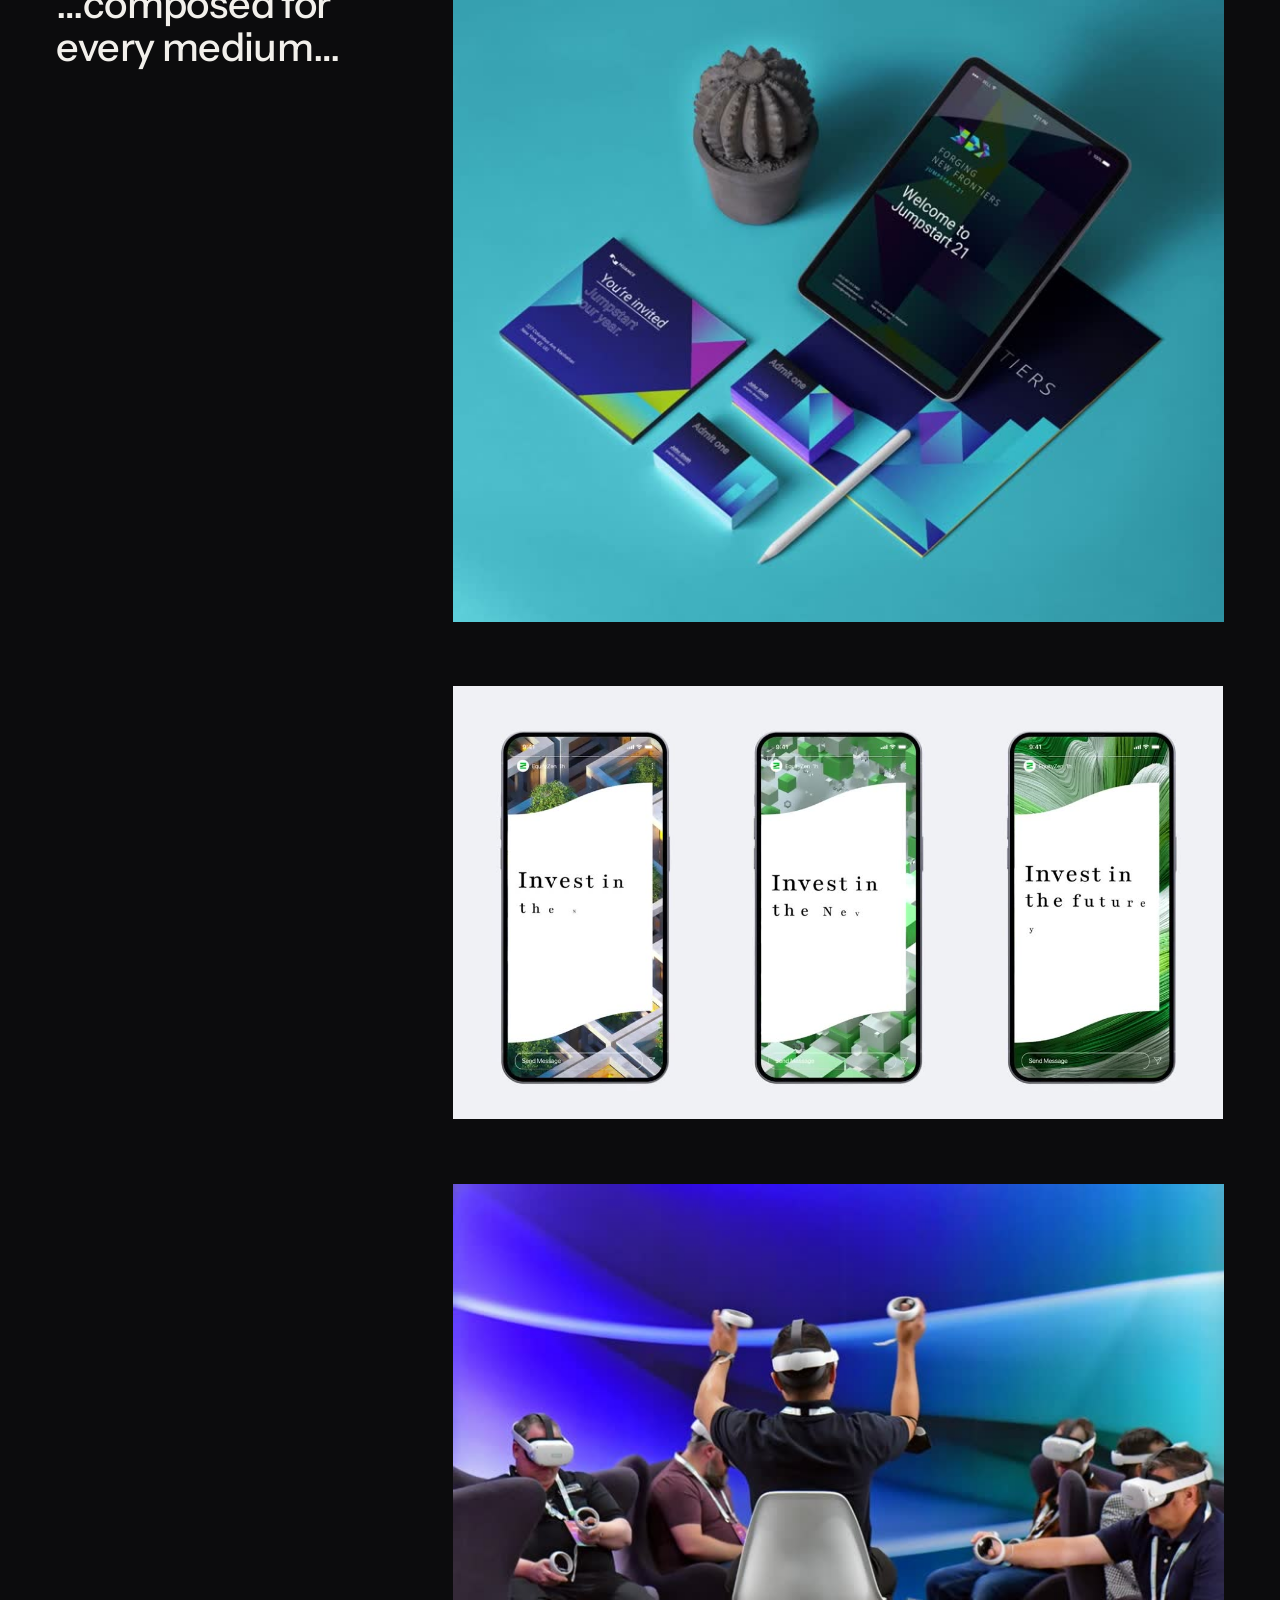
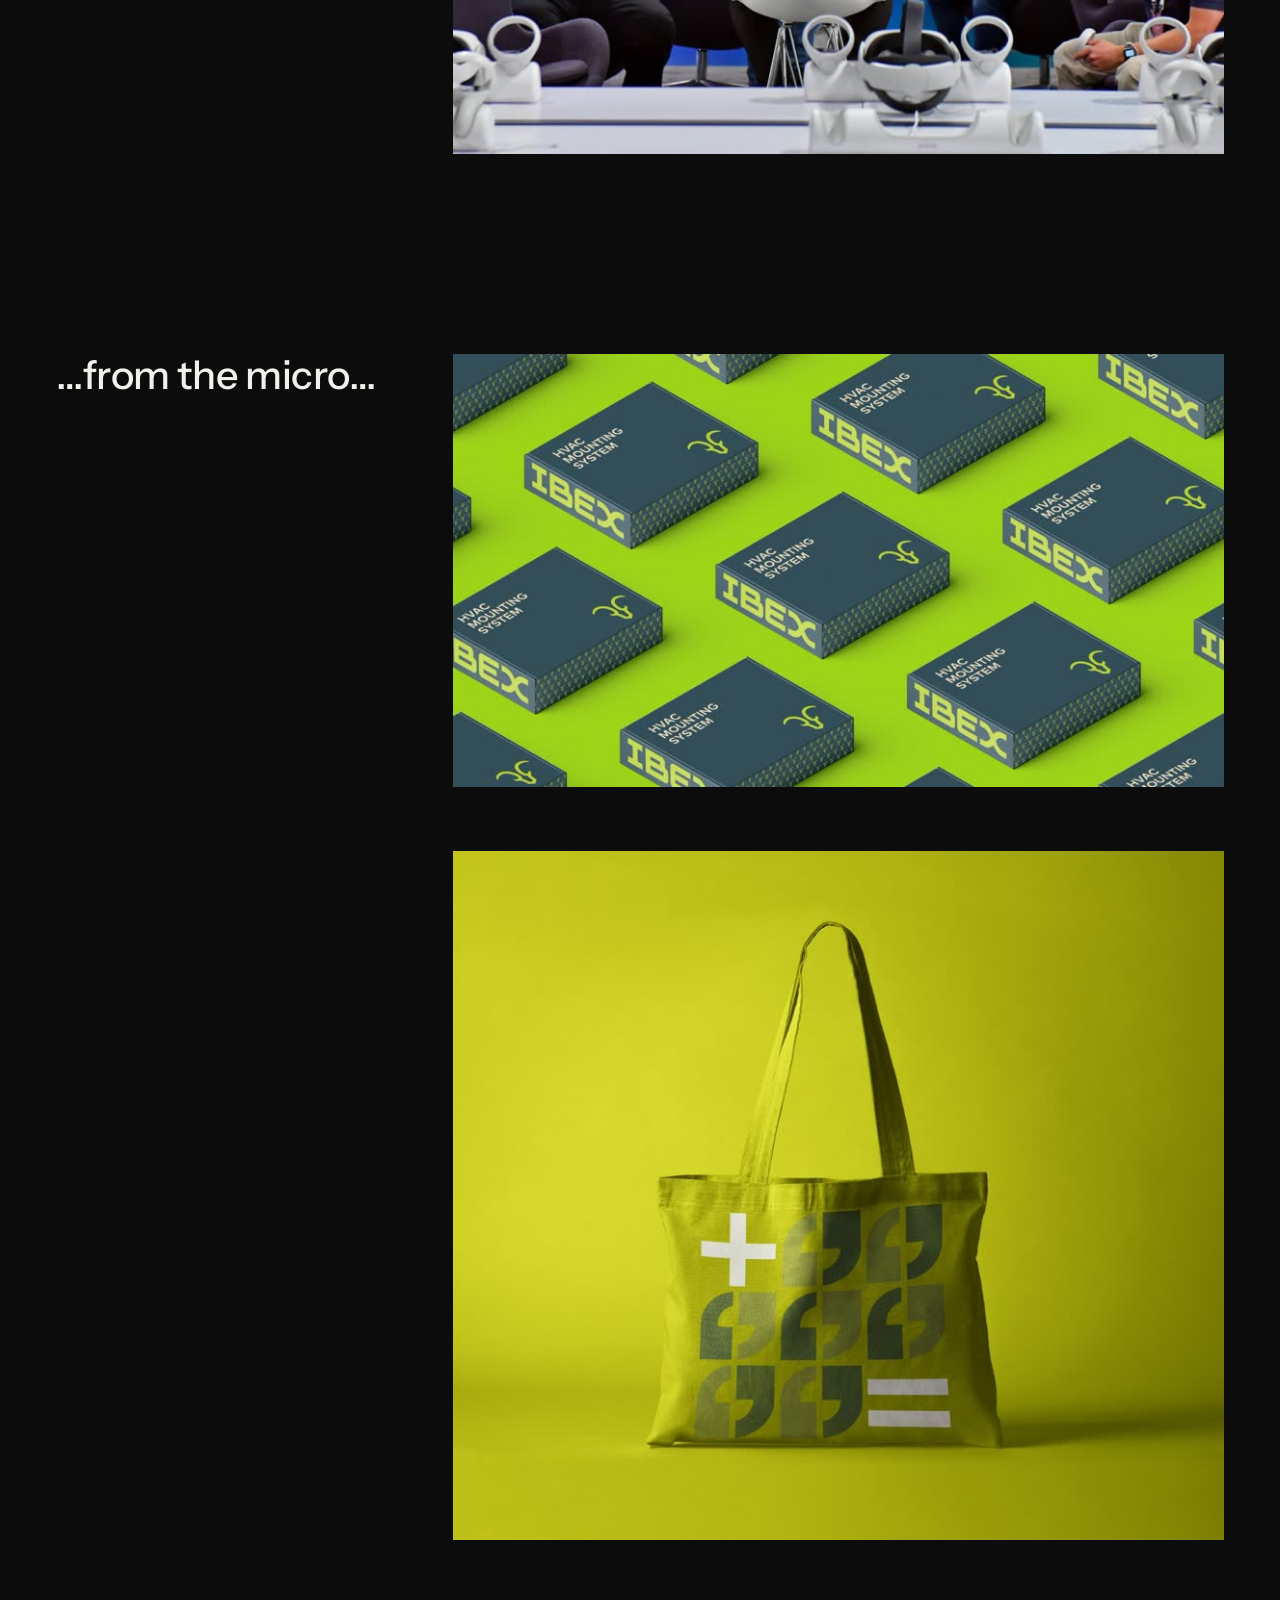
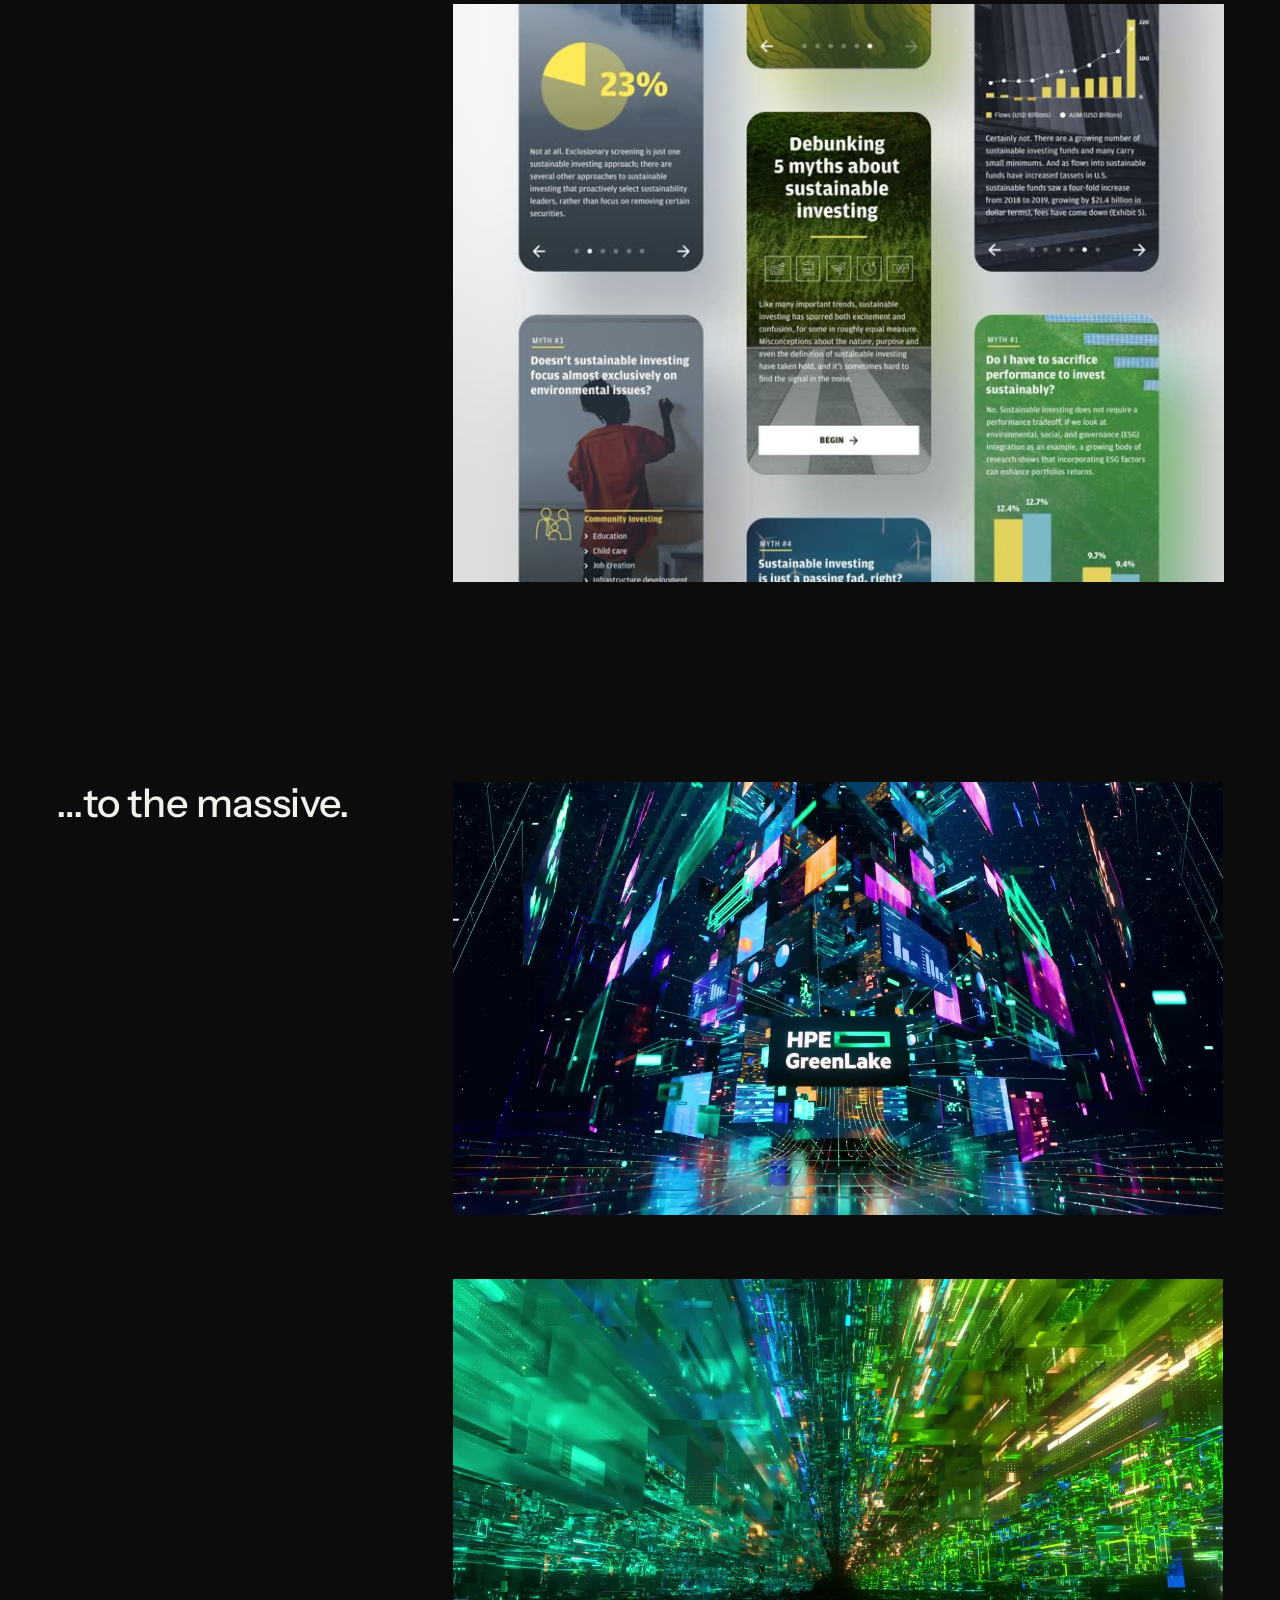
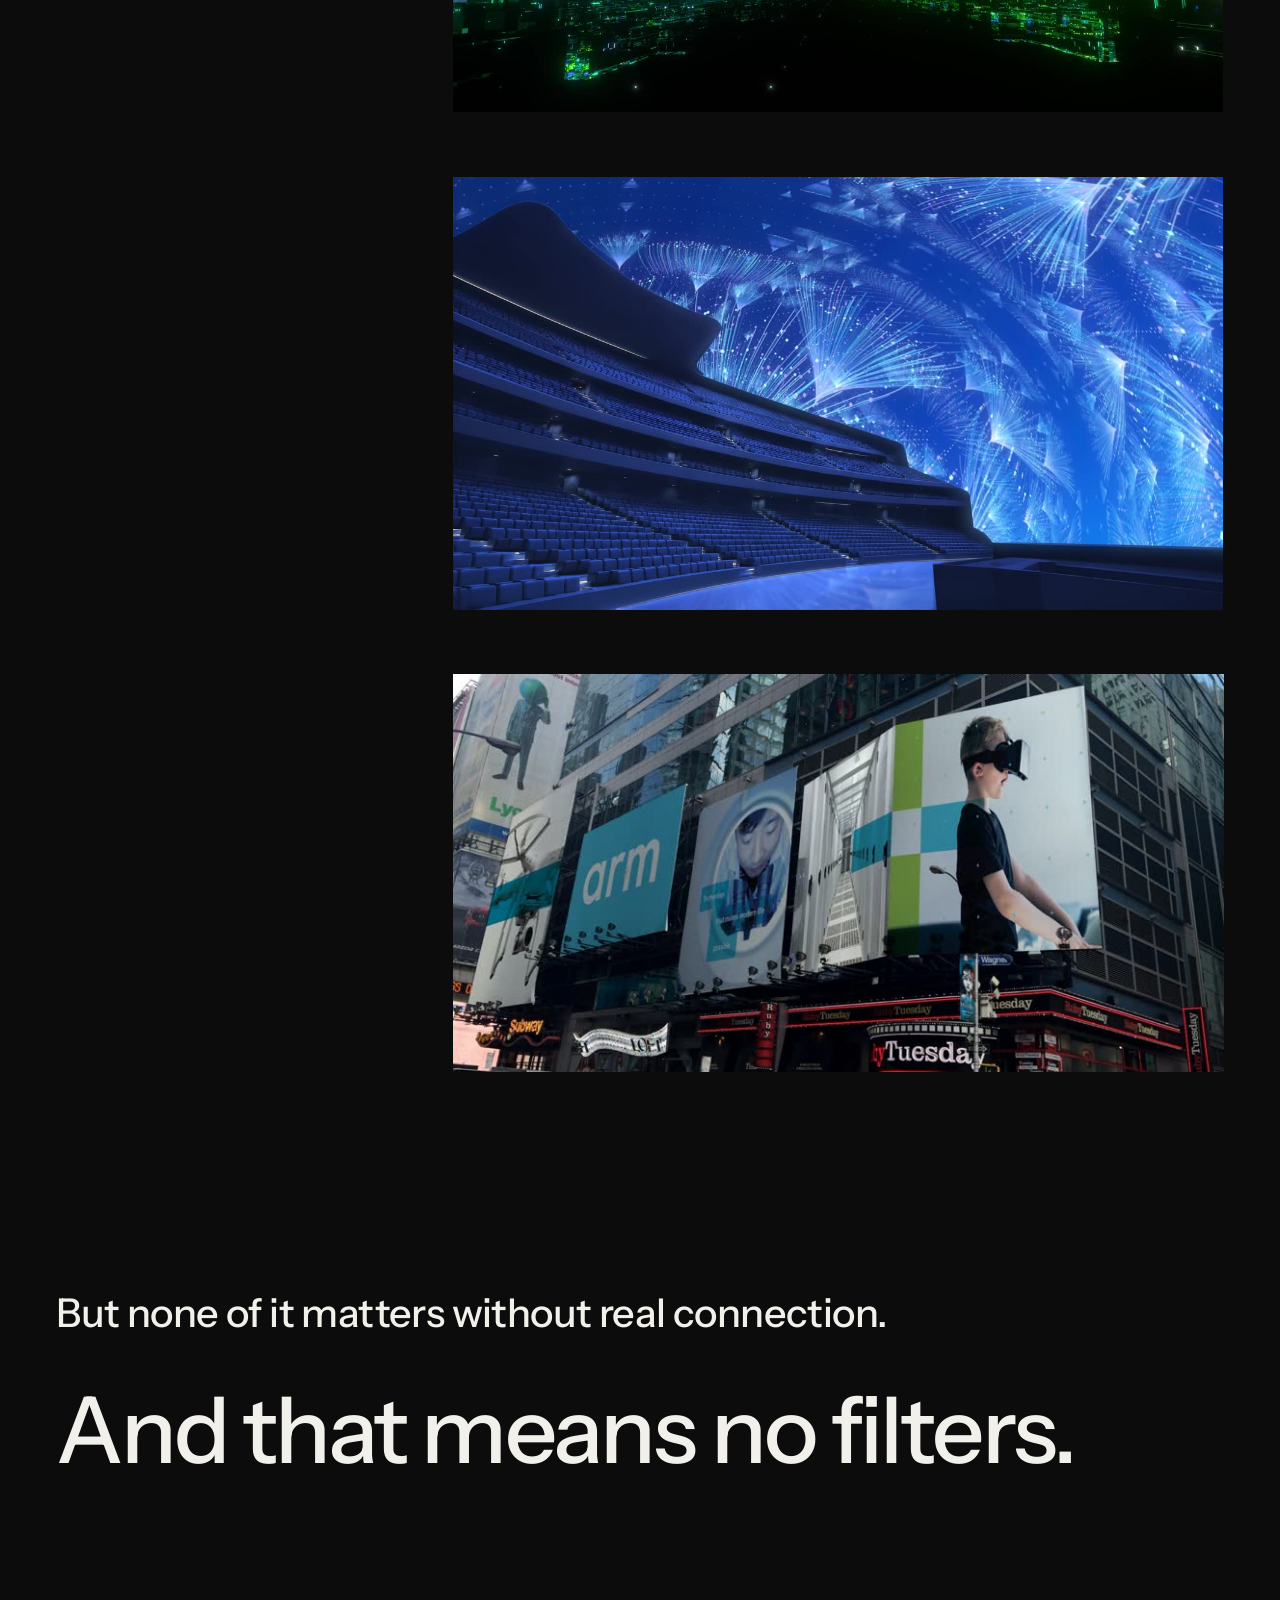
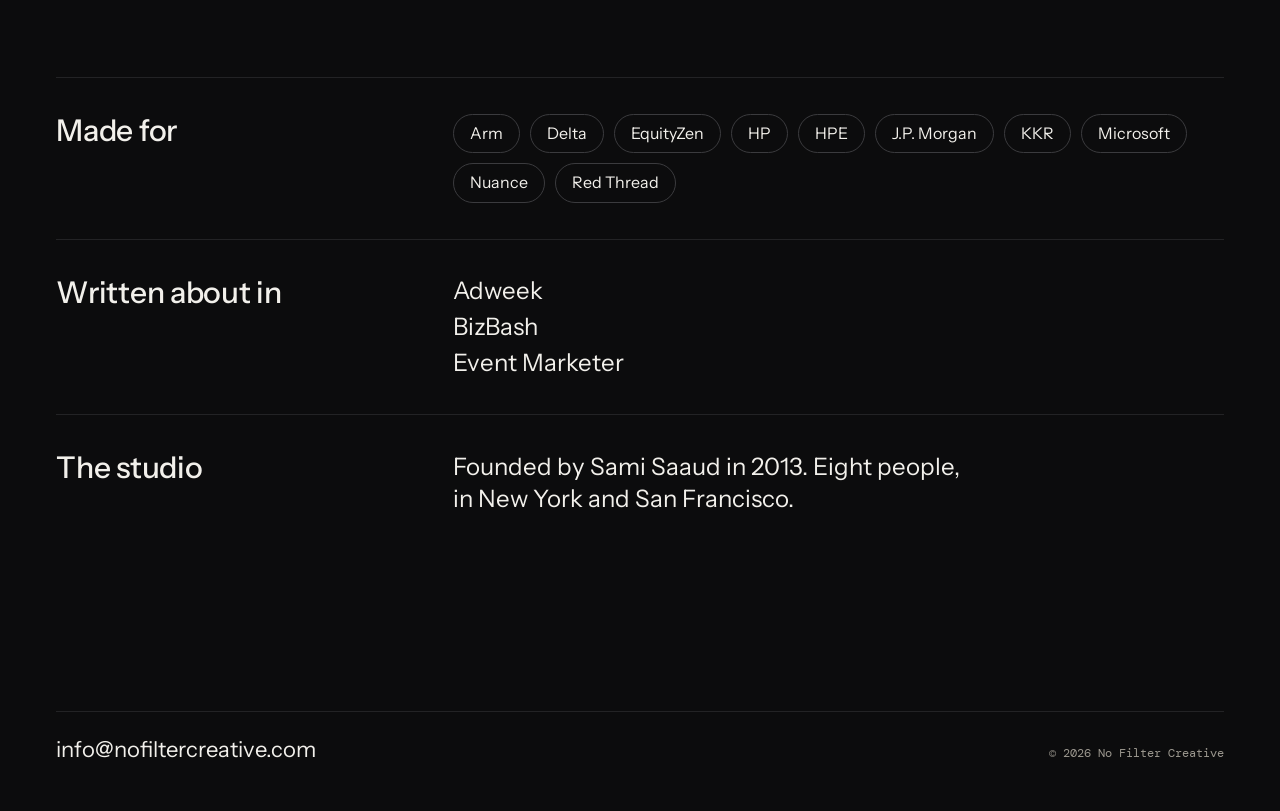
<file: option-03.html>
<!doctype html>
<html lang="en" data-hero="custom">
<head>
<meta charset="utf-8">
<meta name="viewport" content="width=device-width, initial-scale=1">
<title>No Filter Creative · Option 03</title>
<meta name="robots" content="noindex">
<meta name="description" content="No Filter is the creative studio behind the keynote. We shape everything the audience sees.">
<meta property="og:title" content="No Filter Creative">
<meta property="og:description" content="None of it matters without real connection. And that means no filters.">
<meta property="og:image" content="media/reel.jpg">
<meta name="theme-color" content="#0C0C0D">
<link rel="icon" href="media/logo.png">
<link rel="preconnect" href="https://fonts.googleapis.com">
<link rel="preconnect" href="https://fonts.gstatic.com" crossorigin>
<link rel="stylesheet" href="https://fonts.googleapis.com/css2?family=Instrument+Sans:ital,wght@0,400..700;1,400..700&amp;family=DM+Mono:wght@400;500&amp;display=swap">
<link rel="stylesheet" href="styles.css">
<link rel="stylesheet" href="option-03.css">
<script src="main.js" defer></script>
<script src="option-03.js" defer></script>
</head>
<body>
<nav class="opt-bar" aria-label="Design options">
<a href="./">Option 01</a>
<a href="option-02.html">Option 02</a>
<a href="option-03.html" aria-current="page">Option 03</a>
</nav>
<div class="nf" style="position: relative; width: 100%; min-height: 100vh; background: #0C0C0D; color: #F2F0EB; font-family: 'Instrument Sans', 'Helvetica Neue', Arial, sans-serif; -webkit-font-smoothing: antialiased">

<main>
<section class="o3-hero">
<canvas class="o3-gl" aria-hidden="true"></canvas>
<svg class="o3-fallback" viewBox="0 0 182.9 178.89" aria-hidden="true"><defs><linearGradient id="o3g" x1="0" y1="1" x2="1" y2="0"><stop offset="0" stop-color="#2604eb"/><stop offset=".45" stop-color="#8518cf"/><stop offset=".75" stop-color="#e0306a"/><stop offset="1" stop-color="#ff5e00"/></linearGradient></defs><path fill="url(#o3g)" fill-rule="evenodd" d="M182.9,89.45c0,50.86-39.59,89.45-91.45,89.45-18.54,0-35.33-4.76-49.36-13.28l-8.77,10.27H1.25l22.05-25.81C8.77,134.54,0,113.25,0,89.45,0,38.58,39.34,0,91.45,0c18.29,0,34.83,4.76,48.86,13.28l8.77-10.27h32.07l-21.8,25.56c14.78,15.78,23.55,36.83,23.55,60.88ZM49.11,120.01L115,42.84c-7.02-3.51-15.03-5.51-23.55-5.51-29.31,0-51.61,22.3-51.61,52.11,0,11.53,3.26,22.05,9.27,30.57ZM143.06,89.45c0-11.78-3.51-22.3-9.52-30.82l-66.15,77.42c7.27,3.51,15.28,5.51,24.05,5.51,29.31,0,51.61-22.3,51.61-52.11Z"/></svg>
<header class="wrap o3-header">
<img width="230" height="35" src="media/logo.png" alt="No Filter" style="display: block; width: clamp(150px, 15vw, 230px); height: auto">
<nav style="display: flex; align-items: center; gap: 28px; font-size: 15px; font-weight: 500; text-shadow: 0 1px 14px rgba(0, 0, 0, 0.35)">
<a href="#studio">Studio</a>
<a href="mailto:info@nofiltercreative.com" class="hide-sm">info@nofiltercreative.com</a>
</nav>
</header>
<div class="wrap o3-copy">
<h1 class="o3-h1 rise"><span class="w"><span style="--i:0">We</span></span> <span class="w"><span style="--i:1">are</span></span> <span class="w"><span style="--i:2">No</span></span> <span class="w"><span style="--i:3">Filter,</span></span> <span class="w"><span style="--i:4">the</span></span> <span class="w"><span style="--i:5">creative</span></span> <span class="w"><span style="--i:6">studio</span></span> <span class="w"><span style="--i:7">behind</span></span> <span class="w"><span style="--i:8">the</span></span> <span class="w"><span style="--i:9">keynote.</span></span></h1>
<p class="o3-sub">We shape everything the audience sees.</p>
</div>
<div class="wrap o3-cue" aria-hidden="true"><span>Scroll</span><i></i></div>
</section>
<section class="wrap" style="margin-top: 96px">
<div class="g12">
<div class="full" style="margin-top: 0; display: flex; flex-direction: column; gap: 18px">
<div class="reel">
<video class="nf-video nf-hero-video" data-src="media/reel.mp4" data-src-m="media/reel-m.mp4" data-poster="media/reel.jpg" data-poster-m="media/reel.jpg" muted loop playsinline preload="none" aria-label="No Filter showreel" style="display: block; width: 100%; height: auto; background-color: #000000; object-fit: cover"></video>
<div class="reel-ctrls">
<button type="button" class="reel-btn" data-reel="sound" aria-pressed="false" aria-label="Turn sound on"><svg class="ic-off" width="18" height="18" viewBox="0 0 18 18" fill="none" aria-hidden="true"><path d="M3 7h3l4-3.5v11L6 11H3z" stroke="currentColor" stroke-width="1.5" stroke-linejoin="round"></path><path d="M12.5 7l4 4m0-4l-4 4" stroke="currentColor" stroke-width="1.5" stroke-linecap="round"></path></svg><svg class="ic-on" width="18" height="18" viewBox="0 0 18 18" fill="none" aria-hidden="true"><path d="M3 7h3l4-3.5v11L6 11H3z" stroke="currentColor" stroke-width="1.5" stroke-linejoin="round"></path><path d="M12.5 6.5a3.5 3.5 0 010 5M14.5 4.5a6.4 6.4 0 010 9" stroke="currentColor" stroke-width="1.5" stroke-linecap="round"></path></svg><span class="reel-lbl">Sound</span></button>
<button type="button" class="reel-btn" data-reel="fullscreen" aria-label="Watch full screen"><svg width="18" height="18" viewBox="0 0 18 18" fill="none" aria-hidden="true"><path d="M3 7V3h4M11 3h4v4M15 11v4h-4M7 15H3v-4" stroke="currentColor" stroke-width="1.5" stroke-linecap="round" stroke-linejoin="round"></path></svg><span class="reel-lbl">Full screen</span></button>
</div>
</div>
</div>
</div>
</section>
<section class="wrap" style="margin-top: 200px">
<div class="g12">
<div class="lead-col">
<h2 class="lead" style="margin: 0; font-size: clamp(30px, 3.1vw, 46px); line-height: 1.08; font-weight: 500; letter-spacing: -0.015em; text-wrap: balance">It starts with a vision…</h2>
</div>
<div class="cards-col">
<article class="work">
<video class="nf-video" data-src="media/vision-3.mp4" data-src-m="media/vision-3-m.mp4" data-poster="media/vision-3.jpg" data-poster-m="media/vision-3.jpg" muted loop playsinline preload="none" aria-label="Discover" style="display: block; width: 100%; height: auto; background-color: #000000; object-fit: cover"></video>
</article>
<article class="work">
<video class="nf-video" data-src="media/vision-2.mp4" data-src-m="media/vision-2-m.mp4" data-poster="media/vision-2.jpg" data-poster-m="media/vision-2.jpg" muted loop playsinline preload="none" aria-label="LPR header" style="display: block; width: 100%; height: auto; background-color: #000000; object-fit: cover"></video>
</article>
<article class="work">
<video class="nf-video" data-src="media/vision-1.mp4" data-src-m="media/vision-1-m.mp4" data-poster="media/vision-1.jpg" data-poster-m="media/vision-1.jpg" muted loop playsinline preload="none" aria-label="Keynote networking chapter" style="display: block; width: 100%; height: auto; background-color: #000000; object-fit: cover"></video>
</article>
</div>
</div>
</section>
<section class="wrap" style="margin-top: 200px">
<div class="g12">
<div class="lead-col">
<h2 class="lead" style="margin: 0; font-size: clamp(30px, 3.1vw, 46px); line-height: 1.08; font-weight: 500; letter-spacing: -0.015em; text-wrap: balance">…that becomes a story…</h2>
</div>
<div class="cards-col">
<article class="work">
<video class="nf-video" data-src="media/story-2.mp4" data-src-m="media/story-2-m.mp4" data-poster="media/story-2.jpg" data-poster-m="media/story-2.jpg" muted loop playsinline preload="none" aria-label="Header animation" style="display: block; width: 100%; height: auto; background-color: #000000; object-fit: cover"></video>
</article>
<article class="work">
<video class="nf-video" data-src="media/story-1.mp4" data-src-m="media/story-1-m.mp4" data-poster="media/story-1.jpg" data-poster-m="media/story-1.jpg" muted loop playsinline preload="none" aria-label="Out-of-home campaign" style="display: block; width: 100%; height: auto; background-color: #000000; object-fit: cover"></video>
</article>
</div>
</div>
</section>
<section class="wrap" style="margin-top: 200px">
<div class="g12">
<div class="lead-col">
<h2 class="lead" style="margin: 0; font-size: clamp(30px, 3.1vw, 46px); line-height: 1.08; font-weight: 500; letter-spacing: -0.015em; text-wrap: balance">…that becomes a system…</h2>
</div>
<div class="cards-col">
<article class="work">
<video class="nf-video" data-src="media/system-1.mp4" data-src-m="media/system-1-m.mp4" data-poster="media/system-1.jpg" data-poster-m="media/system-1.jpg" muted loop playsinline preload="none" aria-label="WMLS header animation" style="display: block; width: 100%; height: auto; background-color: #000000; object-fit: cover"></video>
</article>
<article class="work">
<img src="media/system-ibex.jpg" srcset="media/system-ibex-800.jpg 800w, media/system-ibex.jpg 1600w" sizes="(max-width: 860px) 100vw, 60vw" loading="lazy" decoding="async" alt="IBEX business cards in green, lime, navy and white" style="display: block; width: 100%; height: auto">
</article>
<article class="work">
<img src="media/system-shapes.jpg" srcset="media/system-shapes-800.jpg 800w, media/system-shapes.jpg 1600w" sizes="(max-width: 860px) 100vw, 60vw" loading="lazy" decoding="async" alt="Geometric card system in blue, teal, lime and purple gradients" style="display: block; width: 100%; height: auto">
</article>
</div>
</div>
</section>
<section class="wrap" style="margin-top: 200px">
<div class="g12">
<div class="lead-col">
<h2 class="lead" style="margin: 0; font-size: clamp(30px, 3.1vw, 46px); line-height: 1.08; font-weight: 500; letter-spacing: -0.015em; text-wrap: balance">…composed for every medium…</h2>
</div>
<div class="cards-col">
<article class="work">
<img src="media/medium-print.jpg" srcset="media/medium-print-800.jpg 800w, media/medium-print.jpg 1600w" sizes="(max-width: 860px) 100vw, 60vw" loading="lazy" decoding="async" alt="Jumpstart 21 invitation, tickets, tablet and print on teal" style="display: block; width: 100%; height: auto">
</article>
<article class="work">
<video class="nf-video" data-src="media/medium-1.mp4" data-src-m="media/medium-1-m.mp4" data-poster="media/medium-1.jpg" data-poster-m="media/medium-1.jpg" muted loop playsinline preload="none" aria-label="Phones and social content" style="display: block; width: 100%; height: auto; background-color: #000000; object-fit: cover"></video>
</article>
<article class="work">
<img src="media/medium-vr.jpg" srcset="media/medium-vr-800.jpg 800w, media/medium-vr.jpg 1600w" sizes="(max-width: 860px) 100vw, 60vw" loading="lazy" decoding="async" alt="Attendees in VR headsets in front of a wide blue LED wall" style="display: block; width: 100%; height: auto">
</article>
</div>
</div>
</section>
<section class="wrap" style="margin-top: 200px">
<div class="g12">
<div class="lead-col">
<h2 class="lead" style="margin: 0; font-size: clamp(30px, 3.1vw, 46px); line-height: 1.08; font-weight: 500; letter-spacing: -0.015em; text-wrap: balance">…from the micro…</h2>
</div>
<div class="cards-col">
<article class="work">
<img src="media/micro-boxes.jpg" srcset="media/micro-boxes-800.jpg 800w, media/micro-boxes.jpg 1600w" sizes="(max-width: 860px) 100vw, 60vw" loading="lazy" decoding="async" alt="IBEX HVAC mounting system boxes on lime green" style="display: block; width: 100%; height: auto">
</article>
<article class="work">
<img src="media/micro-tote.jpg" srcset="media/micro-tote-800.jpg 800w, media/micro-tote.jpg 1600w" sizes="(max-width: 860px) 100vw, 60vw" loading="lazy" decoding="async" alt="Printed tote bag with geometric pattern on yellow-green" style="display: block; width: 100%; height: auto">
</article>
<article class="work">
<img src="media/micro-mobile.jpg" srcset="media/micro-mobile-800.jpg 800w, media/micro-mobile.jpg 1600w" sizes="(max-width: 860px) 100vw, 60vw" loading="lazy" decoding="async" alt="Mobile story screens debunking sustainable investing myths" style="display: block; width: 100%; height: auto">
</article>
</div>
</div>
</section>
<section class="wrap" style="margin-top: 200px">
<div class="g12">
<div class="lead-col">
<h2 class="lead" style="margin: 0; font-size: clamp(30px, 3.1vw, 46px); line-height: 1.08; font-weight: 500; letter-spacing: -0.015em; text-wrap: balance">…to the massive.</h2>
</div>
<div class="cards-col">
<article class="work">
<video class="nf-video" data-src="media/massive-1.mp4" data-src-m="media/massive-1-m.mp4" data-poster="media/massive-1.jpg" data-poster-m="media/massive-1.jpg" muted loop playsinline preload="none" aria-label="HPE Unified Insights" style="display: block; width: 100%; height: auto; background-color: #000000; object-fit: cover"></video>
</article>
<article class="work">
<video class="nf-video" data-src="media/massive-2.mp4" data-src-m="media/massive-2-m.mp4" data-poster="media/massive-2.jpg" data-poster-m="media/massive-2.jpg" muted loop playsinline preload="none" aria-label="Large-format screen content" style="display: block; width: 100%; height: auto; background-color: #000000; object-fit: cover"></video>
</article>
<article class="work">
<video class="nf-video" data-src="media/massive-3.mp4" data-src-m="media/massive-3-m.mp4" data-poster="media/massive-3.jpg" data-poster-m="media/massive-3.jpg" muted loop playsinline preload="none" aria-label="Large-format screen content, A2" style="display: block; width: 100%; height: auto; background-color: #000000; object-fit: cover"></video>
</article>
<article class="work">
<img src="media/massive-arm.jpg" srcset="media/massive-arm-800.jpg 800w, media/massive-arm.jpg 1600w" sizes="(max-width: 860px) 100vw, 60vw" loading="lazy" decoding="async" alt="Arm billboards across a Times Square building" style="display: block; width: 100%; height: auto">
</article>
</div>
</div>
</section>
<section class="wrap" style="margin-top: 220px">
<div class="g12">
<p class="full" style="margin: 0 0 48px; font-size: clamp(30px, 3.1vw, 46px); line-height: 1.08; font-weight: 500; letter-spacing: -0.015em; text-wrap: balance">But none of it matters without real connection.</p>
<h2 class="full" style="margin: 0; font-size: clamp(48px, 7.2vw, 128px); line-height: 1.02; font-weight: 500; letter-spacing: -0.03em; text-wrap: balance">And that means no filters.</h2>
</div>
</section>

<section class="wrap">

<div style="margin-top: 200px">
<div class="g12 list-row">
<h3 class="list-label" style="margin: 0; font-size: 30px; line-height: 1.1; font-weight: 500; letter-spacing: -0.01em">Made for</h3>
<div class="list-body">
<ul style="list-style: none; margin: 0; padding: 0; display: flex; flex-wrap: wrap; gap: 10px">
<li style="padding: 9px 16px; border: 1px solid #3B3B3E; border-radius: 999px; font-size: 16px; line-height: 1.2">Arm</li>
<li style="padding: 9px 16px; border: 1px solid #3B3B3E; border-radius: 999px; font-size: 16px; line-height: 1.2">Delta</li>
<li style="padding: 9px 16px; border: 1px solid #3B3B3E; border-radius: 999px; font-size: 16px; line-height: 1.2">EquityZen</li>
<li style="padding: 9px 16px; border: 1px solid #3B3B3E; border-radius: 999px; font-size: 16px; line-height: 1.2">HP</li>
<li style="padding: 9px 16px; border: 1px solid #3B3B3E; border-radius: 999px; font-size: 16px; line-height: 1.2">HPE</li>
<li style="padding: 9px 16px; border: 1px solid #3B3B3E; border-radius: 999px; font-size: 16px; line-height: 1.2">J.P. Morgan</li>
<li style="padding: 9px 16px; border: 1px solid #3B3B3E; border-radius: 999px; font-size: 16px; line-height: 1.2">KKR</li>
<li style="padding: 9px 16px; border: 1px solid #3B3B3E; border-radius: 999px; font-size: 16px; line-height: 1.2">Microsoft</li>
<li style="padding: 9px 16px; border: 1px solid #3B3B3E; border-radius: 999px; font-size: 16px; line-height: 1.2">Nuance</li>
<li style="padding: 9px 16px; border: 1px solid #3B3B3E; border-radius: 999px; font-size: 16px; line-height: 1.2">Red Thread</li>
</ul>
</div>
</div>
<div class="g12 list-row">
<h3 class="list-label" style="margin: 0; font-size: 30px; line-height: 1.1; font-weight: 500; letter-spacing: -0.01em">Written about in</h3>
<div class="list-body">
<ul style="list-style: none; margin: 0; padding: 0; display: flex; flex-direction: column; gap: 6px; font-size: 24px; line-height: 1.25">
<li>Adweek</li>
<li>BizBash</li>
<li>Event Marketer</li>
</ul>
</div>
</div>
<div class="g12 list-row" id="studio">
<h3 class="list-label" style="margin: 0; font-size: 30px; line-height: 1.1; font-weight: 500; letter-spacing: -0.01em">The studio</h3>
<div class="list-body">
<p style="margin: 0; font-size: 24px; line-height: 1.35; max-width: 32ch; text-wrap: pretty">Founded by Sami Saaud in 2013. Eight people, in New York and San Francisco.</p>
</div>
</div>
</div>
</section>
</main>
<footer class="wrap" style="margin-top: 160px; padding-bottom: 48px">
<div style="padding-top: 24px; border-top: 1px solid #232325; display: flex; flex-wrap: wrap; align-items: baseline; justify-content: space-between; gap: 16px">
<a href="mailto:info@nofiltercreative.com" style="font-size: 22px">info@nofiltercreative.com</a>
<div style="display: flex; flex-wrap: wrap; gap: 24px; font-family: 'DM Mono', ui-monospace, 'SF Mono', Menlo, monospace; font-size: 12px; color: #9C988F">
<span>© 2026 No Filter Creative</span>
</div>
</div>
</footer>
</div>
</body>
</html>
</file>
<file: styles.css>
body{margin:0;background:#0C0C0D}
.nf *{box-sizing:border-box}
.nf a{color:#F2F0EB;text-decoration:none}
.nf a:hover{color:#FF6126}
.wrap{padding-left:clamp(20px,4.4vw,64px);padding-right:clamp(20px,4.4vw,64px)}
.g12{display:grid;grid-template-columns:repeat(12,minmax(0,1fr));column-gap:24px}
.s1{grid-column:1 / span 8}
.s2{grid-column:6 / span 7}
.full{grid-column:1 / -1}
.lead-col{grid-column:1 / span 4}
.cards-col{grid-column:5 / span 8;display:flex;flex-direction:column;gap:64px}
.lead{position:sticky;top:116px}
.mbox{position:relative;width:100%;background-color:#2A2A2C;border:1px solid #3B3B3E;overflow:hidden;
  background-image:linear-gradient(to top right,transparent calc(50% - 0.6px),#343437 50%,transparent calc(50% + 0.6px)),
  linear-gradient(to bottom right,transparent calc(50% - 0.6px),#343437 50%,transparent calc(50% + 0.6px))}
.mbox-in{position:absolute;inset:0;padding:22px 24px;display:flex;flex-direction:column;justify-content:space-between;gap:12px}
.ph{display:flex;align-items:center;justify-content:center}
.ph-icon{position:relative;width:56px;height:56px;border-radius:999px;border:1px solid #4A4A4E;background:#2A2A2C;display:inline-flex;align-items:center;justify-content:center}
.trip{display:grid;grid-template-columns:repeat(3,minmax(0,1fr));gap:24px}
.list-row{border-top:1px solid #232325;padding-top:36px;padding-bottom:36px}
.list-label{grid-column:1 / span 4}
.list-body{grid-column:5 / span 8}
@media (max-width:860px){
  .g12{grid-template-columns:minmax(0,1fr)!important;row-gap:20px}
  .s1,.s2,.full,.lead-col,.cards-col,.list-label,.list-body{grid-column:1 / -1!important}
  .s2{margin-top:28px!important}
  .lead{position:static!important;margin-bottom:36px!important}
  .cards-col{gap:40px!important}
  .trip{grid-template-columns:minmax(0,1fr)!important}
  .mbox:not(.ph){aspect-ratio:auto!important;min-height:200px}
  .ph-icon{width:46px;height:46px}
  .mbox-in{position:static!important;min-height:200px}
  .mbox-hero{min-height:420px}
  .hide-sm{display:none!important}
  .hm-box{left:50%!important;top:calc(96px + min(33vw, 140px))!important;width:min(115vw, 490px)!important;height:min(115vw, 490px)!important}
  .nf:has(.nf-heat-canvas) .hero-sec{padding-top:calc(min(66vw, 280px) + 64px)!important}
}

.nf{position:relative}
.hero-bg{position:absolute;top:0;left:0;right:0;height:100vh;min-height:680px;max-height:1080px;z-index:0;overflow:hidden;pointer-events:none;
  background:radial-gradient(45% 40% at 12% 10%,rgba(255,94,0,.75),rgba(255,94,0,0) 70%),
  radial-gradient(45% 45% at 40% 22%,rgba(133,24,207,.8),rgba(133,24,207,0) 70%),
  radial-gradient(60% 55% at 30% 72%,rgba(38,4,235,.85),rgba(38,4,235,0) 72%),#000}
.nf-hero-canvas{position:absolute;top:0;left:0;width:100%;height:100%;display:block}
.hero-bg.is-dots{background:#000}
.nf-dots-canvas{position:absolute;top:0;left:0;width:100%;height:100%;display:block}
.hm-box{position:absolute;transform:translate(-50%,-50%)}
.nf-heat-canvas{position:absolute;top:0;left:0;width:100%;height:100%;display:block}
.sr-only{position:absolute;width:1px;height:1px;padding:0;margin:-1px;overflow:hidden;clip:rect(0,0,0,0);white-space:nowrap;border:0}
.pw{display:inline-block;white-space:nowrap;margin-right:0.24em}
.pw:last-child{margin-right:0}
.pc{display:inline-block}
.hero-bg::after{content:"";position:absolute;left:0;right:0;bottom:0;height:42%;background:linear-gradient(to bottom,rgba(12,12,13,0) 0%,rgba(12,12,13,.85) 70%,#0C0C0D 100%)}
.hero-sec{position:relative;z-index:1}

.kscroll{display:flex;gap:24px;overflow-x:auto;overscroll-behavior-x:contain;scroll-snap-type:x mandatory;scroll-padding-left:clamp(20px,4.4vw,64px);margin-top:28px;padding:4px clamp(20px,4.4vw,64px) 18px;scrollbar-width:thin;scrollbar-color:#3B3B3E transparent}
.kscroll::-webkit-scrollbar{height:6px}
.kscroll::-webkit-scrollbar-thumb{background:#3B3B3E;border-radius:3px}
.kscroll:focus-visible{outline:2px solid #FF6126;outline-offset:4px}
.kcard{flex:0 0 clamp(260px,27vw,420px);scroll-snap-align:start;display:flex;flex-direction:column;gap:12px}
.karrow{width:44px;height:44px;display:inline-flex;align-items:center;justify-content:center;padding:0;border-radius:999px;border:1px solid #3B3B3E;background:transparent;cursor:pointer}
.karrow:hover{border-color:#F2F0EB}
.karrow:focus-visible{outline:2px solid #FF6126;outline-offset:2px}
.breadth{display:grid;grid-template-columns:repeat(4,minmax(0,1fr));gap:40px 24px}
.btile .mbox-in{padding:16px 18px}
@media (max-width:860px){
  .kcard{flex-basis:78vw}
  .kcard .mbox,.btile .mbox{min-height:0!important}
  .kcard .mbox{aspect-ratio:16 / 9!important}
  .btile .mbox{aspect-ratio:4 / 3!important}
  .kcard .mbox-in,.btile .mbox-in{position:absolute!important;min-height:0!important}
  .breadth{grid-template-columns:repeat(2,minmax(0,1fr));gap:28px 14px}
  .btile .mbox-in{padding:10px 12px}
  .btile .mnote-wrap{display:none!important}
}

.nf-video{display:block;width:100%;height:auto;aspect-ratio:16 / 9;background-color:#000;object-fit:cover}

.reel{position:relative}
.reel-ctrls{position:absolute;right:16px;bottom:16px;display:flex;gap:8px}
.reel-btn{display:inline-flex;align-items:center;gap:8px;min-height:44px;min-width:44px;padding:0 16px;border-radius:999px;border:1px solid rgba(242,240,235,.35);background:rgba(12,12,13,.55);-webkit-backdrop-filter:blur(8px);backdrop-filter:blur(8px);color:#F2F0EB;font:500 14px/1 'Instrument Sans','Helvetica Neue',Arial,sans-serif;cursor:pointer}
.reel-btn:hover{border-color:#F2F0EB}
.reel-btn:focus-visible{outline:2px solid #FF6126;outline-offset:2px}
.reel-btn .ic-on{display:none}
.reel-btn[aria-pressed="true"] .ic-on{display:block}
.reel-btn[aria-pressed="true"] .ic-off{display:none}
@media (max-width:860px){.reel-ctrls{right:10px;bottom:10px}.reel-btn{padding:0 13px}.reel-lbl{display:none}}

/* Presentation-only switcher between design options. Remove the bar and set --bar-h to 0 for launch. */
:root{--bar-h:44px}
body{padding-top:var(--bar-h)}
.opt-bar{position:fixed;top:0;left:0;right:0;z-index:1000;height:var(--bar-h);display:flex;align-items:center;justify-content:center;gap:6px;padding:0 12px;background:rgba(12,12,13,.86);-webkit-backdrop-filter:blur(12px);backdrop-filter:blur(12px);border-bottom:1px solid #232325}
.opt-bar a{display:inline-flex;align-items:center;height:32px;padding:0 14px;border-radius:999px;border:1px solid transparent;font-family:'DM Mono',ui-monospace,'SF Mono',Menlo,monospace;font-size:11px;font-weight:500;letter-spacing:.14em;text-transform:uppercase;color:#B5B1A9;text-decoration:none;white-space:nowrap}
.opt-bar a:hover{color:#F2F0EB;border-color:#3B3B3E}
.opt-bar a[aria-current="page"]{background:#F2F0EB;color:#0C0C0D}
.opt-bar a:focus-visible{outline:2px solid #FF6126;outline-offset:2px}
@media (max-width:380px){.opt-bar a{padding:0 10px;letter-spacing:.08em}}
</file>
<file: option-02.css>
/* Option 02 — "Spyglass": the reel as an LED wall of dots; near the cursor the dots grow, push
   outward and reveal the clean video. Scrolling grows every dot into the clean reel frame. */
.o2-hero{position:relative;height:250vh}
.o2-stage{position:sticky;top:var(--bar-h);height:calc(100vh - var(--bar-h));height:calc(100svh - var(--bar-h));overflow:hidden;background:#0C0C0D}
.o2-frame{position:absolute;left:0;top:0;width:100%;height:100%;z-index:0}
.o2-frame video{display:block;width:100%;height:100%;object-fit:cover;background:#000}
.o2-gl{position:absolute;inset:0;width:100%;height:100%;display:block;z-index:1}
.o2-scrim{position:absolute;inset:0;z-index:2;pointer-events:none;
  background:radial-gradient(90% 65% at 0% 100%,rgba(12,12,13,.6) 0%,rgba(12,12,13,0) 70%),
             linear-gradient(to top,rgba(12,12,13,.88) 0%,rgba(12,12,13,.55) 30%,rgba(12,12,13,0) 60%),
             linear-gradient(to bottom,rgba(12,12,13,.8) 0%,rgba(12,12,13,.35) 14%,rgba(12,12,13,0) 28%)}
.o2-header{position:absolute;top:0;left:0;right:0;z-index:4;display:flex;align-items:center;justify-content:space-between;gap:24px;padding-top:36px}
.o2-header nav{display:flex;align-items:center;gap:28px;font-size:15px;font-weight:500;text-shadow:0 1px 14px rgba(0,0,0,.35)}
.o2-copy,.o2-line2{position:absolute;left:0;right:0;bottom:clamp(36px,8vh,88px);z-index:3;will-change:transform,opacity}
.o2-h1,.o2-line2 p{margin:0;font-size:clamp(40px,5.4vw,80px);line-height:1.02;font-weight:500;letter-spacing:-.025em;max-width:11.5em;text-wrap:balance}
.o2-line2{opacity:0;pointer-events:none}
.o2-hint{margin:26px 0 0;display:flex;align-items:center;gap:12px;font-family:'DM Mono',ui-monospace,'SF Mono',Menlo,monospace;font-size:12px;letter-spacing:.08em;text-transform:uppercase;color:#CFCBC3;opacity:0;animation:o2-fade .8s ease 1.6s forwards}
.o2-hint i{display:inline-block;width:8px;height:8px;border-radius:50%;background:#FF6126;box-shadow:0 0 0 4px rgba(255,97,38,.2)}
.o2-ctrlbox{position:absolute;left:0;top:0;z-index:5;pointer-events:none}
.o2-ctrlbox .reel-ctrls{opacity:0;transition:opacity .35s ease}
.o2-ctrlbox.is-on .reel-ctrls{opacity:1;pointer-events:auto}
.o2-nogl .o2-gl{display:none}

/* Headline words rise in one by one. */
.rise .w{display:inline-block;overflow:hidden;vertical-align:top;padding-bottom:.12em;margin-bottom:-.12em}
.rise .w>span{display:inline-block;transform:translateY(110%);animation:o2-rise 1.1s cubic-bezier(.16,.84,.24,1) forwards;animation-delay:calc(var(--i) * 55ms + 300ms)}
@keyframes o2-rise{to{transform:none}}
@keyframes o2-fade{to{opacity:1}}

@media (max-width:860px){
  .o2-hero{height:220vh}
  .o2-header{padding-top:28px}
    .o2-hero + section{margin-top:40px!important}
}
@media (prefers-reduced-motion:reduce){
  .rise .w>span{transform:none;animation:none}
  .o2-hint{opacity:1;animation:none}
}
.o2-tune{position:fixed;left:16px;bottom:16px;z-index:1001;display:flex;flex-direction:column;gap:10px;width:280px;padding:14px 16px;border-radius:12px;background:rgba(12,12,13,.88);-webkit-backdrop-filter:blur(10px);backdrop-filter:blur(10px);border:1px solid #3B3B3E;color:#F2F0EB;font:12px/1.2 'DM Mono',ui-monospace,'SF Mono',Menlo,monospace}
.o2-tune label{display:grid;grid-template-columns:1fr 110px 36px;align-items:center;gap:8px}
.o2-tune input{width:100%;accent-color:#FF6126}
.o2-tune output{text-align:right;color:#B5B1A9}
</file>
<file: option-03.css>
/* Option 03 — "Glass": a real-time liquid-glass Ø bending brand-coloured stage light. */
.o3-hero{position:relative;height:calc(100vh - var(--bar-h));height:calc(100svh - var(--bar-h));min-height:580px;overflow:hidden;background:#050506}
.o3-gl{position:absolute;inset:0;width:100%;height:100%;display:block}
.o3-fallback{display:none;position:absolute;left:70%;top:46%;width:min(58vh,43vw);height:auto;transform:translate(-50%,-50%)}
.o3-nogl .o3-gl{display:none}
.o3-nogl .o3-fallback{display:block}
.o3-header{position:absolute;top:0;left:0;right:0;z-index:3;display:flex;align-items:center;justify-content:space-between;gap:24px;padding-top:36px}
.o3-header nav{display:flex;align-items:center;gap:28px;font-size:15px;font-weight:500;text-shadow:0 1px 14px rgba(0,0,0,.35)}
.o3-copy{position:absolute;left:0;right:0;bottom:clamp(40px,9vh,96px);z-index:2;pointer-events:none}
.o3-h1{margin:0;font-size:clamp(40px,5.4vw,80px);line-height:1.02;font-weight:500;letter-spacing:-.025em;max-width:10.5em;text-wrap:balance}
.o3-sub{margin:26px 0 0;font-size:clamp(19px,1.7vw,24px);line-height:1.35;color:#CFCBC3;max-width:26em;opacity:0;animation:o3-fade 1s ease 1.2s forwards}
.o3-cue{position:absolute;left:auto;right:0;bottom:clamp(40px,9vh,96px);z-index:2;display:flex;align-items:center;gap:12px;font-family:'DM Mono',ui-monospace,'SF Mono',Menlo,monospace;font-size:11px;letter-spacing:.14em;text-transform:uppercase;color:#9C988F;opacity:0;animation:o3-fade 1s ease 2s forwards}
.o3-cue i{display:block;width:1px;height:44px;background:linear-gradient(#9C988F,rgba(156,152,143,0));transform-origin:top;animation:o3-cue 2.4s ease-in-out infinite}

/* Headline words rise in one by one. */
.rise .w{display:inline-block;overflow:hidden;vertical-align:top;padding-bottom:.12em;margin-bottom:-.12em}
.rise .w>span{display:inline-block;transform:translateY(110%);animation:o3-rise 1.1s cubic-bezier(.16,.84,.24,1) forwards;animation-delay:calc(var(--i) * 55ms + 400ms)}
@keyframes o3-rise{to{transform:none}}
@keyframes o3-fade{to{opacity:1}}
@keyframes o3-cue{0%{transform:scaleY(0)}45%{transform:scaleY(1)}100%{transform:scaleY(1);opacity:0}}

@media (max-width:860px){
  .o3-header{padding-top:28px}
  .o3-fallback{left:50%;top:33%;width:min(70vw,38vh)}
  .o3-h1{max-width:none}
  .o3-cue{display:none}
}
@media (prefers-reduced-motion:reduce){
  .rise .w>span{transform:none;animation:none}
  .o3-sub,.o3-cue{opacity:1;animation:none}
  .o3-cue i{animation:none}
}
</file>
